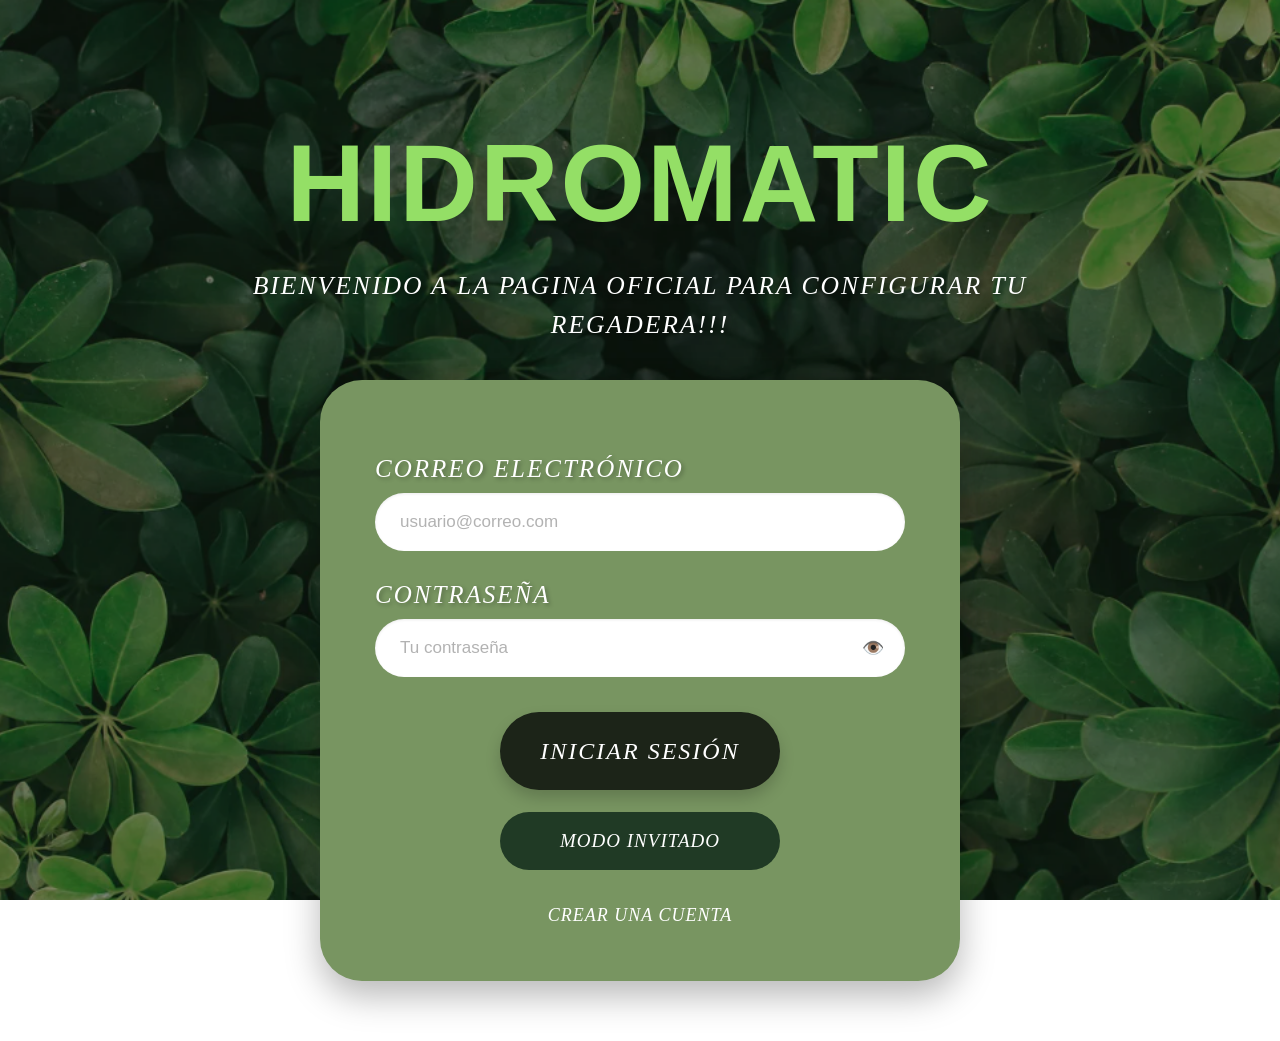
<file: index.html>
<!DOCTYPE html>
<html lang="es">
<head>
    <meta charset="UTF-8">
    <meta name="viewport" content="width=device-width, initial-scale=1.0">
    <title>HIDROMATIC</title>
</head>
<body>
    <p>Redirigiendo a HIDROMATIC...</p>

    <script>
        window.location.replace("./login.html");
    </script>

    <noscript>
        <a href="./login.html">Ir al inicio de sesión</a>
    </noscript>
</body>
</html>
</file>
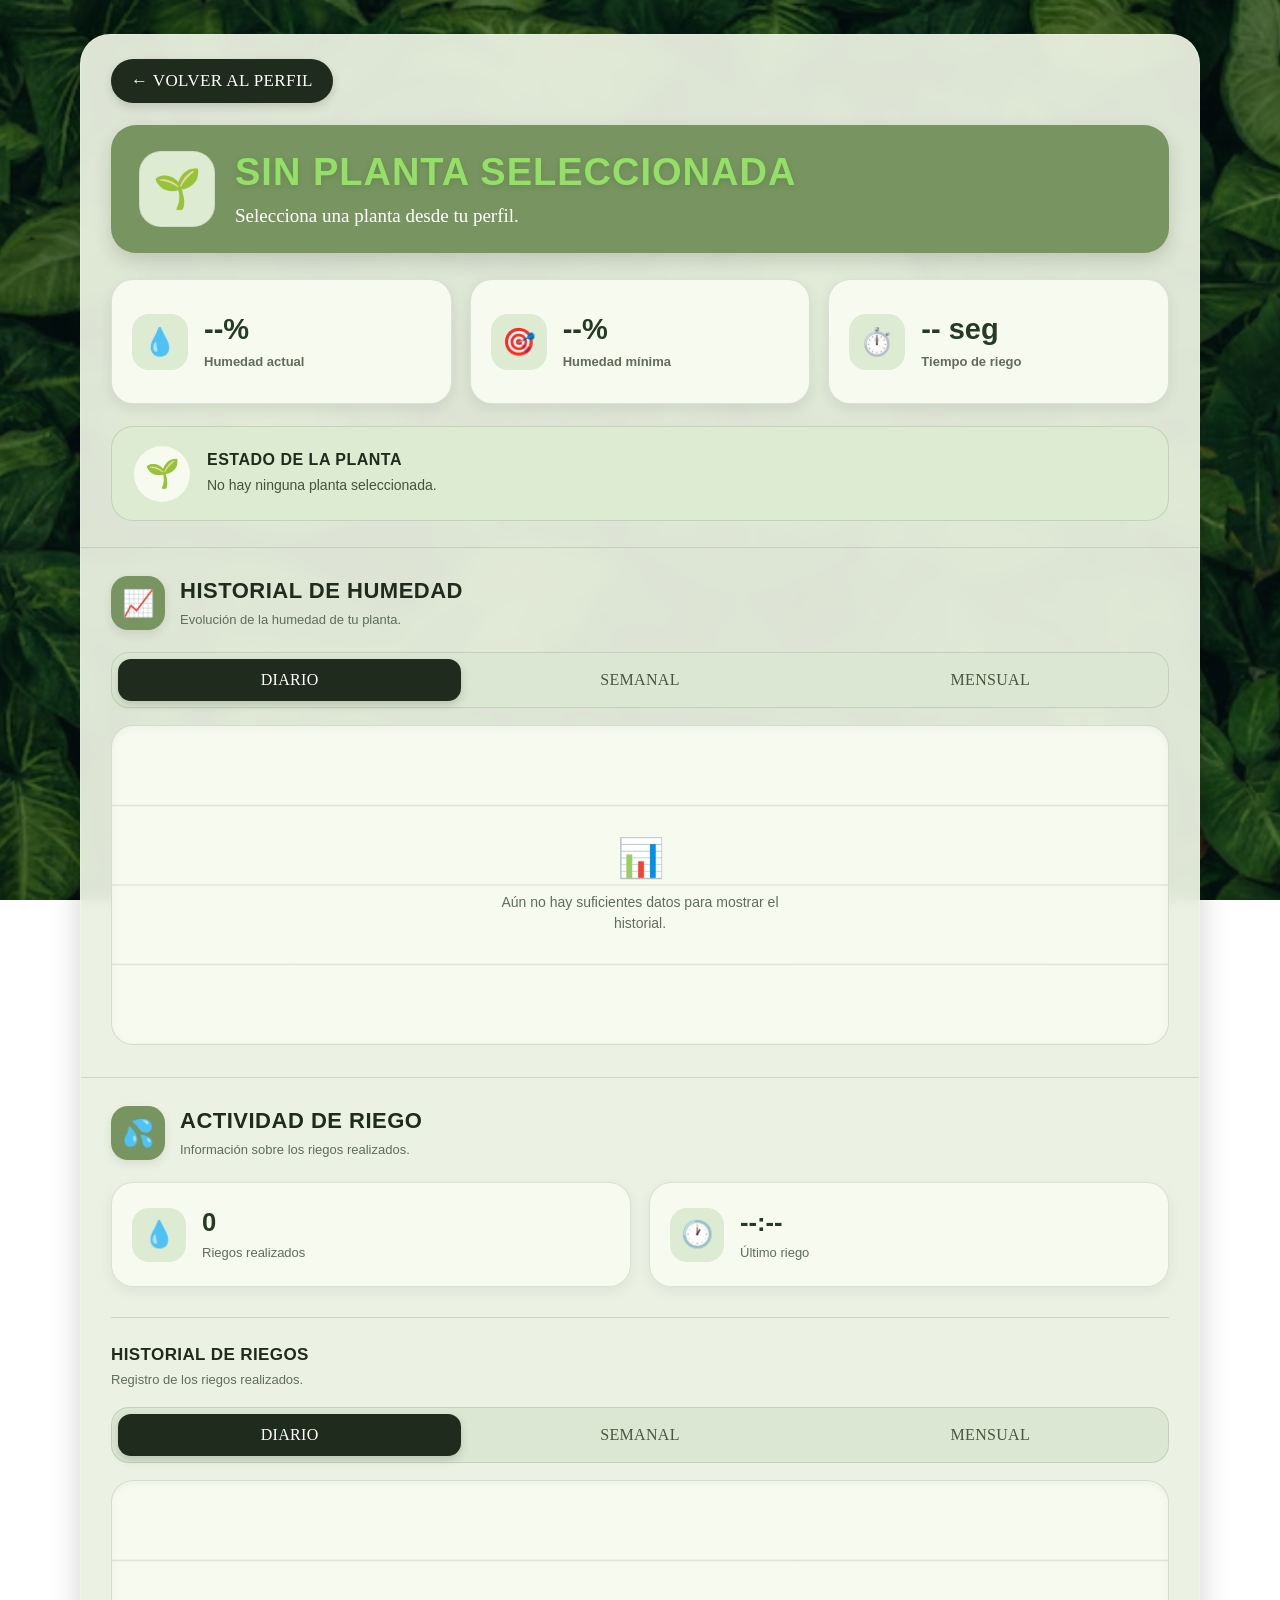
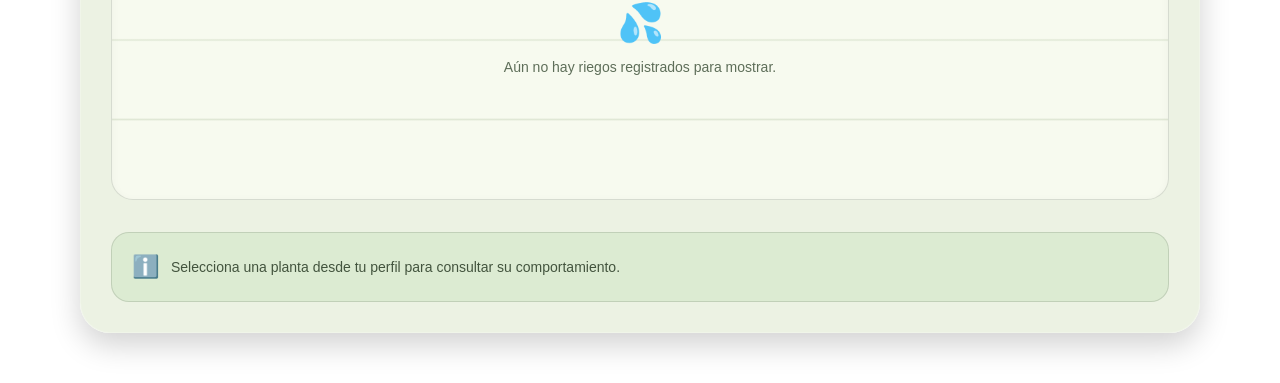
<file: comportamiento.html>
<!DOCTYPE html>
<html lang="es">

<head>
    <meta charset="UTF-8">
    <meta name="viewport" content="width=device-width, initial-scale=1.0">

    <title>HIDROMATIC - Comportamiento</title>

    <link rel="stylesheet" href="comportamiento.css">
</head>

<body>

    <main class="comportamiento-contenedor">

        <section class="comportamiento-tarjeta">

            <!-- ENCABEZADO -->

            <header class="comportamiento-header">

                <button
                    id="btn-volver-perfil"
                    class="btn-volver"
                    type="button"
                >
                    ← VOLVER AL PERFIL
                </button>

                <div class="titulo-planta">

                    <div class="icono-planta">
                        🌱
                    </div>

                    <div>

                        <h1 id="nombre-planta">
                            Mi planta
                        </h1>

                        <p id="tipo-planta">
                            Tipo de planta
                        </p>

                    </div>

                </div>

            </header>


            <!-- INFORMACIÓN GENERAL -->

            <section class="informacion-general">

                <div class="tarjeta-dato">

                    <div class="dato-icono">
                        💧
                    </div>

                    <div class="dato-contenido">

                        <span class="dato-valor" id="humedad-actual">
                            --%
                        </span>

                        <span class="dato-titulo">
                            Humedad actual
                        </span>

                    </div>

                </div>


                <div class="tarjeta-dato">

                    <div class="dato-icono">
                        🎯
                    </div>

                    <div class="dato-contenido">

                        <span class="dato-valor" id="humedad-minima">
                            --%
                        </span>

                        <span class="dato-titulo">
                            Humedad mínima
                        </span>

                    </div>

                </div>


                <div class="tarjeta-dato">

                    <div class="dato-icono">
                        ⏱️
                    </div>

                    <div class="dato-contenido">

                        <span class="dato-valor" id="tiempo-riego">
                            -- seg
                        </span>

                        <span class="dato-titulo">
                            Tiempo de riego
                        </span>

                    </div>

                </div>

            </section>


            <!-- ESTADO DE LA PLANTA -->

            <section class="estado-planta">

                <div class="estado-icono" id="estado-icono">
                    🌱
                </div>

                <div class="estado-contenido">

                    <h2>Estado de la planta</h2>

                    <p id="estado-planta">
                        Esperando información...
                    </p>

                </div>

            </section>


            <!-- HISTORIAL DE HUMEDAD -->

            <section class="seccion-historial">

                <div class="titulo-seccion">

                    <span class="titulo-icono">
                        📈
                    </span>

                    <div>

                        <h2>
                            HISTORIAL DE HUMEDAD
                        </h2>

                        <p>
                            Evolución de la humedad de tu planta.
                        </p>

                    </div>

                </div>


                <!-- FILTROS DE HUMEDAD -->

                <div class="filtros-historial">

                    <button
                        class="filtro-historial activo"
                        data-filtro-humedad="diario"
                        type="button"
                    >
                        DIARIO
                    </button>

                    <button
                        class="filtro-historial"
                        data-filtro-humedad="semanal"
                        type="button"
                    >
                        SEMANAL
                    </button>

                    <button
                        class="filtro-historial"
                        data-filtro-humedad="mensual"
                        type="button"
                    >
                        MENSUAL
                    </button>

                </div>


                <div class="grafica-contenedor">

                    <div
                        class="grafica"
                        id="grafica-humedad"
                    >

                        <div class="grafica-mensaje">

                            <span>📊</span>

                            <p>
                                Aún no hay suficientes datos
                                para mostrar el historial.
                            </p>

                        </div>

                    </div>

                </div>

            </section>


            <!-- ACTIVIDAD DE RIEGO -->

            <section class="seccion-riego">

                <div class="titulo-seccion">

                    <span class="titulo-icono">
                        💦
                    </span>

                    <div>

                        <h2>
                            ACTIVIDAD DE RIEGO
                        </h2>

                        <p>
                            Información sobre los riegos realizados.
                        </p>

                    </div>

                </div>


                <div class="estadisticas-riego">

                    <div class="estadistica">

                        <span class="estadistica-icono">
                            💧
                        </span>

                        <div>

                            <span
                                class="estadistica-valor"
                                id="cantidad-riegos"
                            >
                                0
                            </span>

                            <span class="estadistica-titulo">
                                Riegos realizados
                            </span>

                        </div>

                    </div>


                    <div class="estadistica">

                        <span class="estadistica-icono">
                            🕐
                        </span>

                        <div>

                            <span
                                class="estadistica-valor"
                                id="ultimo-riego"
                            >
                                --:--
                            </span>

                            <span class="estadistica-titulo">
                                Último riego
                            </span>

                        </div>

                    </div>

                </div>


                <!-- HISTORIAL DE RIEGOS -->

                <div class="historial-riegos">

                    <div class="subtitulo-historial">

                        <div>

                            <h3>
                                HISTORIAL DE RIEGOS
                            </h3>

                            <p>
                                Registro de los riegos realizados.
                            </p>

                        </div>

                    </div>


                    <!-- FILTROS DE RIEGO -->

                    <div class="filtros-historial">

                        <button
                            class="filtro-riego activo"
                            data-filtro-riego="diario"
                            type="button"
                        >
                            DIARIO
                        </button>

                        <button
                            class="filtro-riego"
                            data-filtro-riego="semanal"
                            type="button"
                        >
                            SEMANAL
                        </button>

                        <button
                            class="filtro-riego"
                            data-filtro-riego="mensual"
                            type="button"
                        >
                            MENSUAL
                        </button>

                    </div>


                    <div class="grafica-contenedor">

                        <div
                            class="grafica grafica-riegos"
                            id="grafica-riegos"
                        >

                            <div class="grafica-mensaje">

                                <span>💦</span>

                                <p>
                                    Aún no hay riegos registrados
                                    para mostrar.
                                </p>

                            </div>

                        </div>

                    </div>

                </div>

            </section>


            <!-- MENSAJE -->

            <div
                id="mensaje-comportamiento"
                class="mensaje-comportamiento oculto"
            >

                <span>ℹ️</span>

                <p>
                    Selecciona una planta desde tu perfil
                    para consultar su comportamiento.
                </p>

            </div>

        </section>

    </main>


    <script src="comportamiento.js"></script>

</body>

</html>
</file>
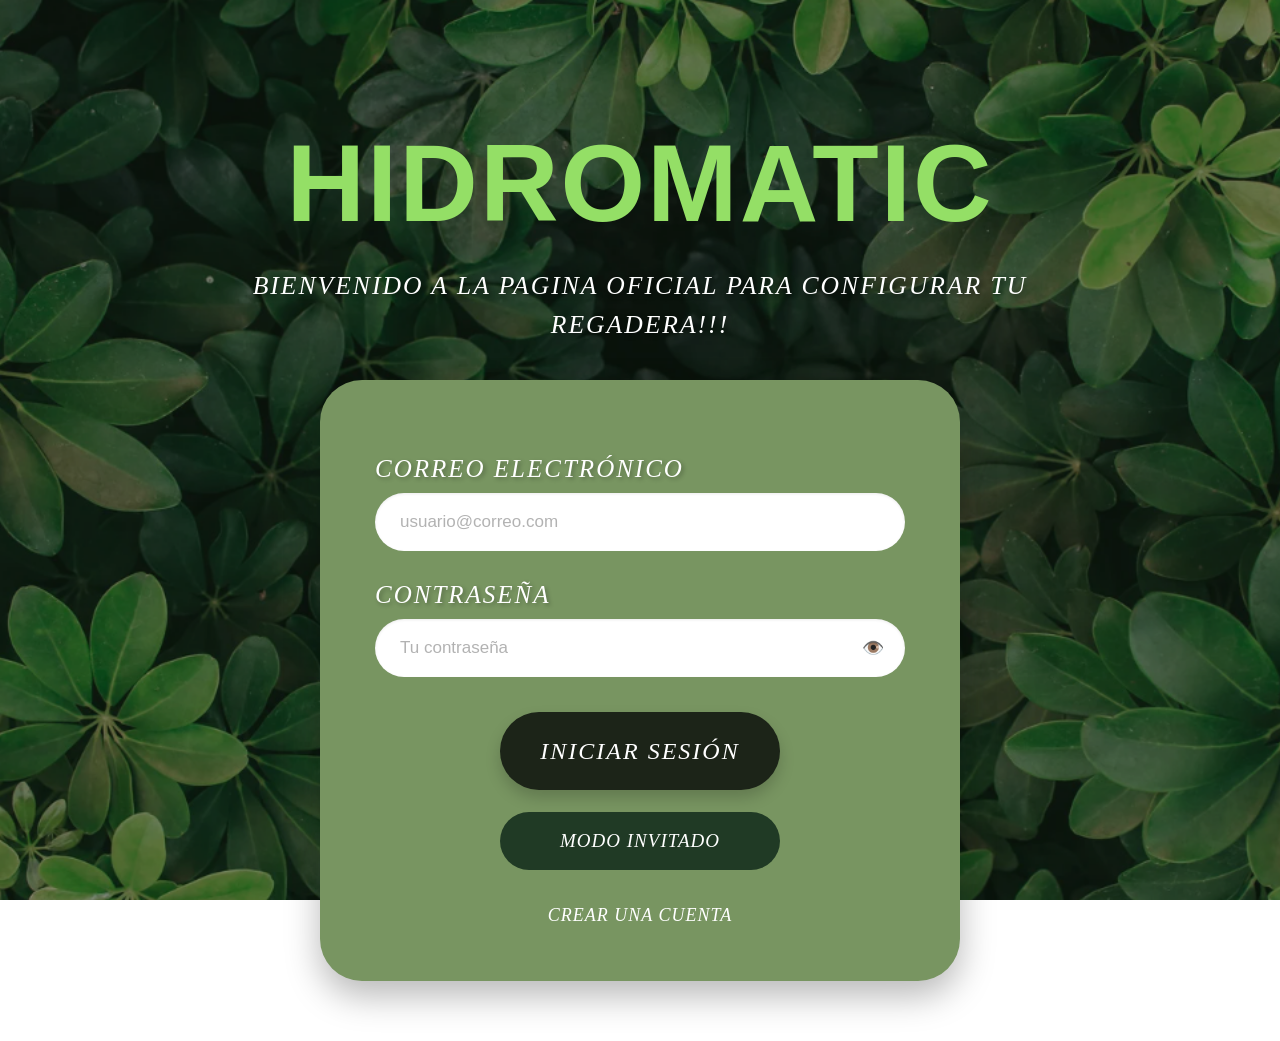
<file: login.html>
<!DOCTYPE html>

<html lang="es">

<head>
    <meta charset="UTF-8">
    <meta name="viewport" content="width=device-width, initial-scale=1.0">


<title>HIDROMATIC - Iniciar sesión</title>

<link rel="stylesheet" href="login.css">


</head>

<body>

<main class="login-contenedor">



<section class="login-tarjeta">

    <h1>
        HIDROMATIC
    </h1>

    <p class="login-subtitulo">
        Bienvenido a la pagina oficial para configurar tu regadera!!!
    </p>


    <!-- =========================
         FORMULARIO
         ========================= -->

    <form id="form-login">

        <!-- CORREO -->

        <div class="campo">

            <label for="correo">
                Correo electrónico
            </label>

            <input
                type="email"
                id="correo"
                name="correo"
                placeholder="usuario@correo.com"
                required
            >

        </div>


        <!-- CONTRASEÑA -->

        <div class="campo">

            <label for="contraseña">
                Contraseña
            </label>

            <div class="campo-contraseña">

                <input
                    type="password"
                    id="contraseña"
                    name="contraseña"
                    placeholder="Tu contraseña"
                    required
                >

                <button
                    type="button"
                    id="btn-mostrar-contraseña"
                    aria-label="Mostrar contraseña"
                >
                    👁️
                </button>

            </div>

        </div>


        <!-- INICIAR SESIÓN -->

        <button
            type="submit"
            id="btn-login"
        >
            INICIAR SESIÓN
        </button>

    </form>


    <!-- =========================
         MODO INVITADO
         ========================= -->

    <button
        type="button"
        id="btn-invitado"
        class="btn-invitado"
    >
        MODO INVITADO
    </button>


    <!-- REGISTRO -->

    <button
        type="button"
        id="btn-registro"
        class="btn-registro"
    >
        CREAR UNA CUENTA
    </button>

</section>


</main>

<script src="login.js"></script>

</body>

</html>
</file>
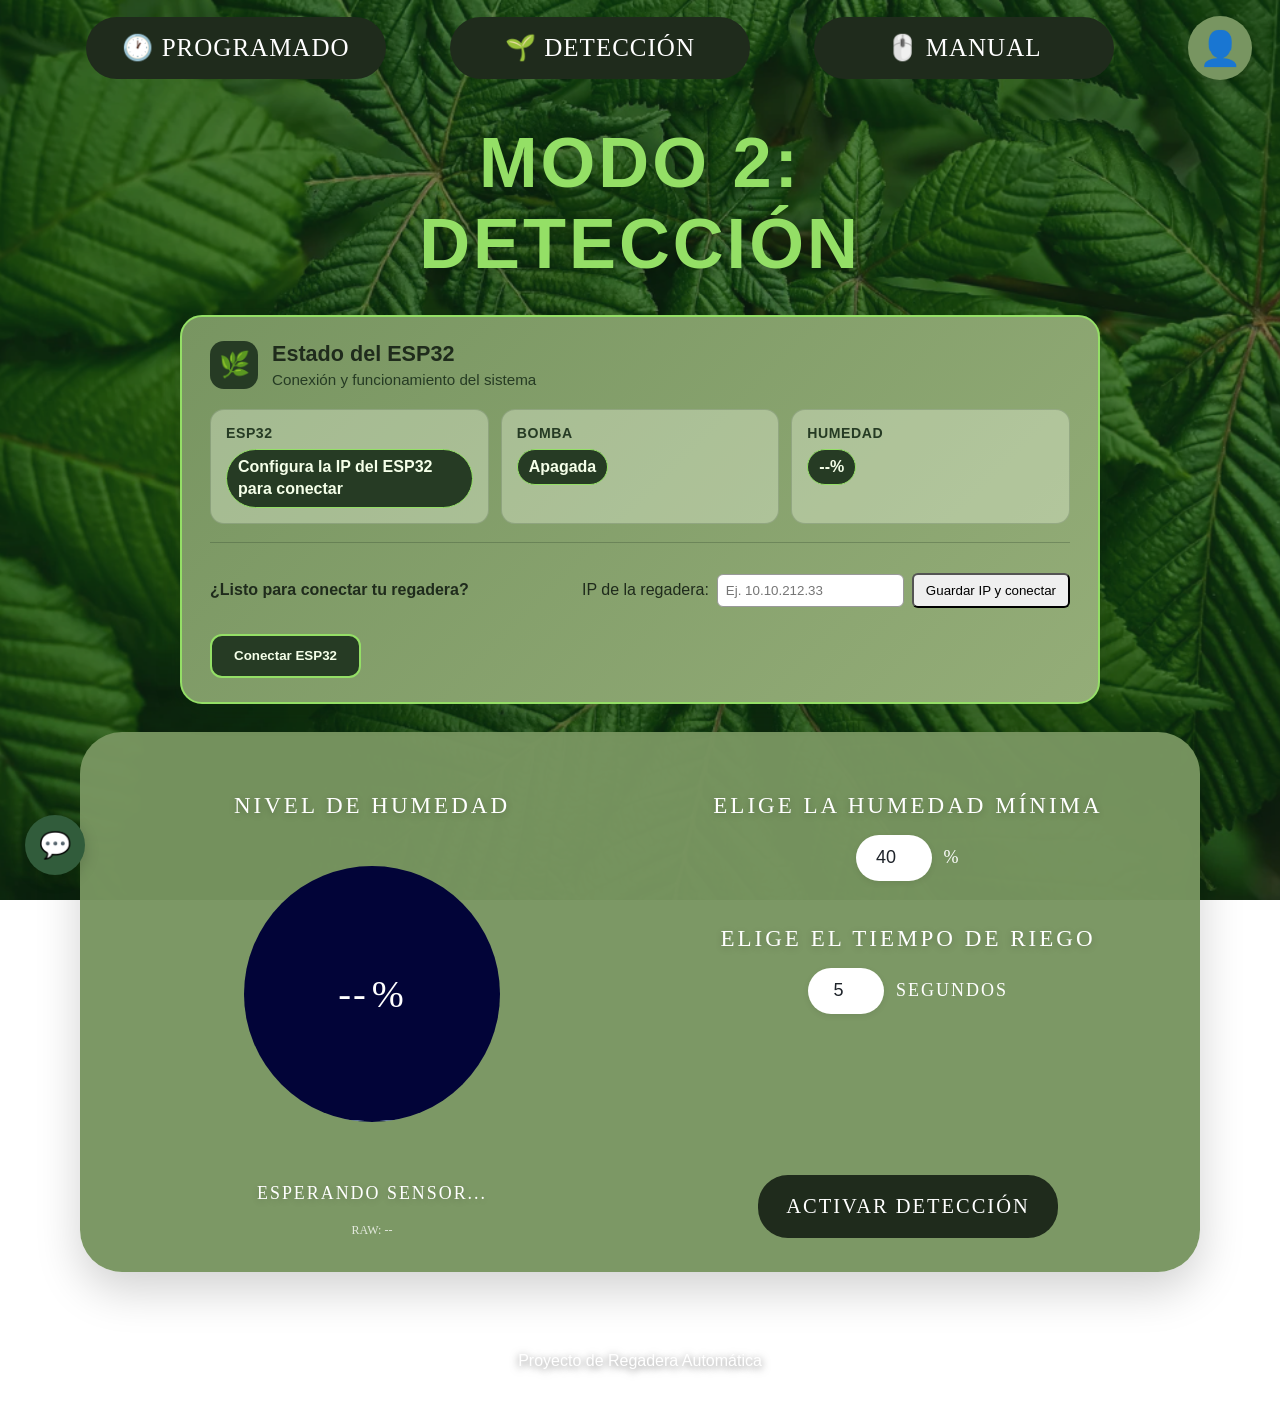
<file: modoD.html>
<!DOCTYPE html>
<html lang="es">

<head>

    <meta charset="UTF-8">

    <meta
        name="viewport"
        content="width=device-width, initial-scale=1.0"
    >

    <title>HIDROMATIC - Modo Detección</title>

    <link
        rel="stylesheet"
        href="modoD.css"
    >

</head>

<body>

    <!-- =====================================================
        NAVEGACIÓN
        ===================================================== -->

    <nav class="navegacion">

        <button
            type="button"
            class="volver-perfil"
            onclick="location.href='perfil.html'"
            aria-label="Ir al perfil"
            title="Ir al perfil"
        >👤</button>

        <div class="botones-modos">

            <button
                onclick="location.href='modoP.html'"
            >
                🕐 PROGRAMADO
            </button>

            <button
                class="activo"
                onclick="location.href='modoD.html'"
            >
                🌱 DETECCIÓN
            </button>

            <button
                onclick="location.href='modoM.html'"
            >
                🖱️ MANUAL
            </button>

        </div>

    </nav>


    <!-- =====================================================
        ENCABEZADO
        ===================================================== -->

    <header>
        <h1>MODO 2:<br> DETECCIÓN</h1>
    </header>


    <main>

        <!-- =================================================
            TARJETA DE ESTADO Y CONEXIÓN DEL ESP32
            Se reutilizan los IDs originales para conservar puente.js.
            ================================================= -->

        <section class="tarjeta-estado-esp32">

            <div class="cabecera-estado-esp32">
                <span class="icono-estado-esp32" aria-hidden="true">🌿</span>
                <div>
                    <h2>Estado del ESP32</h2>
                    <p class="subtitulo-estado-esp32">Conexión y funcionamiento del sistema</p>
                </div>
            </div>

            <div class="datos-estado-esp32">
                <p>
                    <span class="etiqueta-estado-esp32">ESP32</span>
                    <span id="estado-esp32" class="valor-estado-esp32">
                        Desconectado
                    </span>
                </p>

                <p>
                    <span class="etiqueta-estado-esp32">Bomba</span>
                    <span id="estado-bomba" class="valor-estado-esp32">
                        Apagada
                    </span>
                </p>

                <p>
                    <span class="etiqueta-estado-esp32">Humedad</span>
                    <span id="humedad-general" class="valor-estado-esp32">
                        --%
                    </span>
                </p>
            </div>

            <div class="conexion-estado-esp32">
                <span class="texto-conexion-esp32">¿Listo para conectar tu regadera?</span>
                <button id="btn-conectar" type="button">
                    Conectar ESP32
                </button>
            </div>

        </section>


        <!-- =================================================
             MODO DETECCIÓN
             ================================================= -->

                <section class="modo-deteccion">
            <div class="panel-humedad">
                <h2 class="titulo-panel">NIVEL DE HUMEDAD</h2>

                <div class="medidor-container">
                    <svg
                        version="1.1"
                        xmlns="http://www.w3.org/2000/svg"
                        class="svg-definiciones"
                        aria-hidden="true"
                    >
                        <symbol id="wave">
                            <path d="M420,20c21.5-0.4,38.8-2.5,51.1-4.5c13.4-2.2,26.5-5.2,27.3-5.4C514,6.5,518,4.7,528.5,2.7c7.1-1.3,17.9-2.8,31.5-2.7c0,0,0,0,0,0v20H420z"></path>
                            <path d="M420,20c-21.5-0.4-38.8-2.5-51.1-4.5c-13.4-2.2-26.5-5.2-27.3-5.4C326,6.5,322,4.7,311.5,2.7C304.3,1.4,293.6-0.1,280,0c0,0,0,0,0,0v20H420z"></path>
                            <path d="M140,20c21.5,0.4,38.8-2.5,51.1-4.5c13.4-2.2,26.5-5.2,27.3-5.4C234,6.5,238,4.7,248.5,2.7c7.1-1.3,17.9-2.8,31.5-2.7c0,0,0,0,0,0v20H140z"></path>
                            <path d="M140,20c-21.5-0.4,-38.8-2.5,-51.1-4.5c-13.4-2.2-26.5-5.2-27.3-5.4C46,6.5,42,4.7,31.5,2.7C24.3,1.4,13.6-0.1,0,0c0,0,0,0,0,0l0,20H140z"></path>
                        </symbol>
                    </svg>

                    <div class="box">
                        <div class="percent">
                            <div class="percentNum" id="count">--</div>
                            <div class="percentB">%</div>
                        </div>
                        <div id="water" class="water">
                            <svg viewBox="0 0 560 20" class="water_wave water_wave_back" aria-hidden="true">
                                <use href="#wave"></use>
                            </svg>
                            <svg viewBox="0 0 560 20" class="water_wave water_wave_front" aria-hidden="true">
                                <use href="#wave"></use>
                            </svg>
                        </div>
                    </div>
                </div>

                <div class="informacion-sensor">
                    <p id="estado-humedad">INTRODUZCA EL SENSOR EN LA TIERRA</p>
                    <p class="raw">RAW: <span id="humedad-raw">--</span></p>
                </div>
            </div>

            <div class="panel-controles">
                <div class="campo">
                    <label for="humedad-minima">ELIGE LA HUMEDAD MÍNIMA</label>
                    <div class="entrada">
                        <input type="number" id="humedad-minima" min="0" max="100" value="40">
                        <span>%</span>
                    </div>
                </div>

                <div class="campo">
                    <label for="tiempo-riego">ELIGE EL TIEMPO DE RIEGO</label>
                    <div class="entrada">
                        <input type="number" id="tiempo-riego" min="1" max="10" value="5">
                        <span>SEGUNDOS</span>
                    </div>
                </div>

                <button id="btn-deteccion" class="boton-deteccion" type="button">
                    ACTIVAR DETECCIÓN
                </button>
            </div>
        </section>

    </main>


    <footer>

        <p>
            Proyecto de Regadera Automática
        </p>

    </footer>


    <script src="puente.js"></script>

        <!-- HIDROMA -->

    <button id="hidroma-boton" aria-label="Abrir Hidroma">
        💬
    </button>

    <div id="hidroma-ventana">

    <!-- CABECERA -->

    <div id="hidroma-cabecera">

        <div>
            <h2 id="hidroma-nombre">
                Hidroma
            </h2>

            <p id="hidroma-subtitulo">
                Asistente de Hidromatic
            </p>
        </div>

        <button
            id="hidroma-cerrar"
            type="button"
        >
            ×
        </button>

    </div>


    <!-- NAVEGACIÓN -->

    <div id="hidroma-navegacion">

        <button
            id="hidroma-chat-btn"
            type="button"
            class="hidroma-nav-activo"
        >
            💬 Chat
        </button>

        <button
            id="hidroma-archivo-btn"
            type="button"
        >
            📁 Archivo
        </button>

    </div>


    <!-- VISTA DEL CHAT -->

    <div id="hidroma-chat">

        <div id="hidroma-mensajes">

            <!-- Los mensajes se cargarán mediante JavaScript -->

        </div>


        <form id="hidroma-form">

            <input
                type="text"
                id="hidroma-input"
                placeholder="Escribe un mensaje..."
                autocomplete="off"
            >

            <button
                type="submit"
                id="hidroma-enviar"
            >
                ➤
            </button>

        </form>

    </div>


    <!-- VISTA DEL ARCHIVO -->

    <div id="hidroma-archivo">

        <div id="hidroma-archivo-cabecera">

            <button
                id="hidroma-volver-chat"
                type="button"
            >
                ←
            </button>

            <h3>
                Archivo de conversaciones
            </h3>

        </div>


        <div id="hidroma-lista-conversaciones">

            <!--
                Las conversaciones aparecerán
                aquí mediante JavaScript.
            -->

        </div>

    </div>

    </div>

    <link rel="stylesheet" href="hidroma.css">
    <script src="hidroma.js"></script>



</body>

</html>
</file>
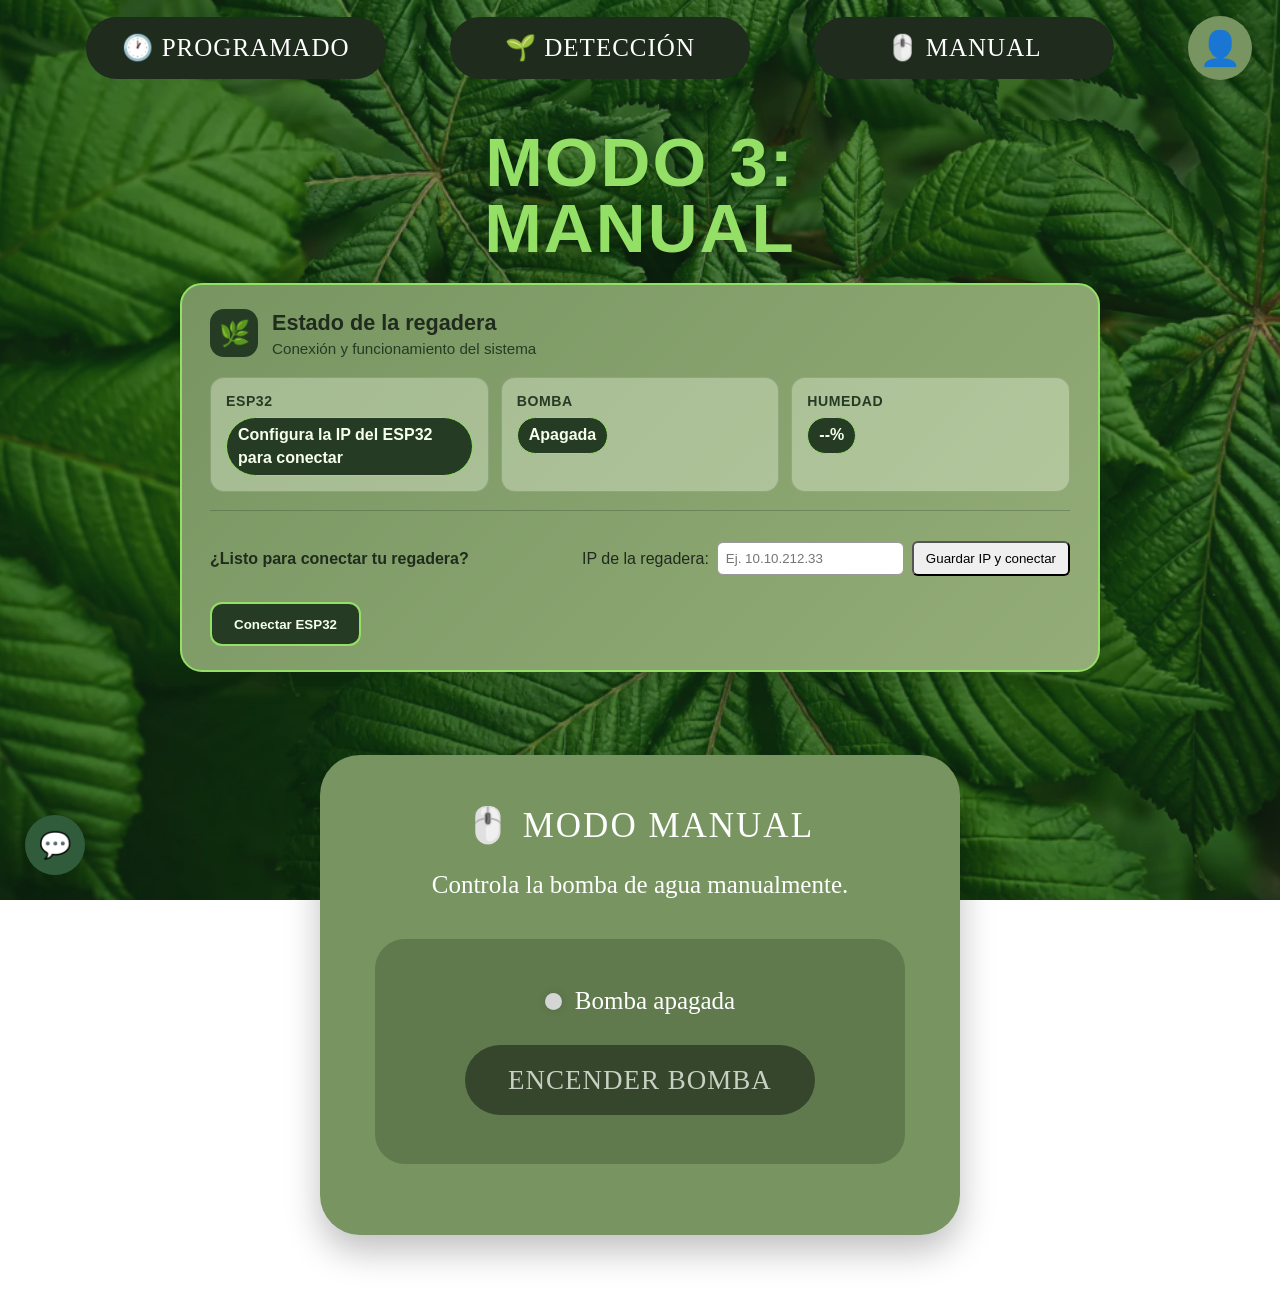
<file: modoM.html>
<!DOCTYPE html>
<html lang="es">

<head>
    <meta charset="UTF-8">

    <meta
        name="viewport"
        content="width=device-width, initial-scale=1.0"
    >

    <title>HIDROMATIC - Modo Manual</title>

    <link rel="stylesheet" href="modoM.css">
    <link rel="stylesheet" href="hidroma.css">
</head>

<body>

    <!-- =====================================================
         NAVEGACIÓN
         ===================================================== -->

    <nav class="navegacion">

        <!-- BOTÓN PERFIL -->

        <button
            type="button"
            class="volver-perfil"
            onclick="location.href='perfil.html'"
            aria-label="Volver al perfil"
            title="Volver al perfil"
        >
            👤
        </button>

        <!-- MODOS -->

        <div class="botones-modos">

            <button
                type="button"
                onclick="location.href='modoP.html'"
            >
                🕐 PROGRAMADO
            </button>

            <button
                type="button"
                onclick="location.href='modoD.html'"
            >
                🌱 DETECCIÓN
            </button>

            <button
                type="button"
                class="activo"
                onclick="location.href='modoM.html'"
            >
                🖱️ MANUAL
            </button>

        </div>

    </nav>


    <!-- =====================================================
         ENCABEZADO ORIGINAL
         ===================================================== -->

    <header>

        <h1>🌱 HIDROMATIC</h1>

        <p>
            Sistema inteligente de riego
            para plantas de interiores
        </p>

    </header>


    <!-- =====================================================
         CONTENIDO PRINCIPAL
         ===================================================== -->

    <main>

        <!-- =================================================
             TARJETA DE ESTADO Y CONEXIÓN DEL ESP32
             Se reutilizan los IDs originales para conservar puente.js.
             ================================================= -->

        <section class="tarjeta-estado-esp32">

            <div class="cabecera-estado-esp32">
                <span class="icono-estado-esp32" aria-hidden="true">🌿</span>
                <div>
                    <h2>Estado de la regadera</h2>
                    <p class="subtitulo-estado-esp32">Conexión y funcionamiento del sistema</p>
                </div>
            </div>

            <div class="datos-estado-esp32">
                <p>
                    <span class="etiqueta-estado-esp32">ESP32</span>
                    <span id="estado-esp32" class="valor-estado-esp32">Desconectado</span>
                </p>

                <p>
                    <span class="etiqueta-estado-esp32">Bomba</span>
                    <span id="estado-bomba" class="valor-estado-esp32">Apagada</span>
                </p>

                <p>
                    <span class="etiqueta-estado-esp32">Humedad</span>
                    <span id="humedad-general" class="valor-estado-esp32">--%</span>
                </p>
            </div>

            <div class="conexion-estado-esp32">
                <span class="texto-conexion-esp32">¿Listo para conectar tu regadera?</span>
                <button id="btn-conectar" type="button">Conectar ESP32</button>
            </div>

        </section>


        <!-- =================================================
             TARJETA DE MODO MANUAL
             ================================================= -->

        <section class="modo-manual">

            <h2>🖱️ Modo manual</h2>

            <p class="descripcion-manual">
                Controla la bomba de agua manualmente.
            </p>

            <div class="control-bomba">

                <!-- INDICADOR DE ESTADO -->

                <div class="indicador">

                    <span class="punto"></span>

                    <span id="estado-bomba-manual">
                        Bomba apagada
                    </span>

                </div>

                <!-- BOTÓN DE LA BOMBA -->

                <button
                    type="button"
                    id="btn-bomba"
                    disabled
                >
                    Encender bomba
                </button>

            </div>

        </section>

    </main>


    <!-- =====================================================
         PIE DE PÁGINA
         ===================================================== -->

    <footer>
        <p>Proyecto de Regadera Automática</p>
    </footer>


    <!-- =====================================================
         HIDROMATIC: CONTROL ESP32
         ===================================================== -->

    <script src="puente.js"></script>


    <!-- =====================================================
         HIDROMA
         ===================================================== -->

    <button
        type="button"
        id="hidroma-boton"
        aria-label="Abrir Hidroma"
        title="Abrir Hidroma"
    >
        💬
    </button>


    <div id="hidroma-ventana">

        <!-- CABECERA -->

        <div id="hidroma-cabecera">

            <div>

                <h2 id="hidroma-nombre">
                    Hidroma
                </h2>

                <p id="hidroma-subtitulo">
                    Asistente de Hidromatic
                </p>

            </div>

            <button
                type="button"
                id="hidroma-cerrar"
                aria-label="Cerrar Hidroma"
            >
                ×
            </button>

        </div>


        <!-- NAVEGACIÓN DE HIDROMA -->

        <div id="hidroma-navegacion">

            <button
                type="button"
                id="hidroma-chat-btn"
                class="hidroma-nav-activo"
            >
                💬 Chat
            </button>

            <button
                type="button"
                id="hidroma-archivo-btn"
            >
                📁 Archivo
            </button>

        </div>


        <!-- CHAT -->

        <div id="hidroma-chat">

            <div id="hidroma-mensajes">
                <!-- Los mensajes se cargarán mediante JavaScript -->
            </div>

            <form id="hidroma-form">

                <input
                    type="text"
                    id="hidroma-input"
                    placeholder="Escribe un mensaje..."
                    autocomplete="off"
                >

                <button
                    type="submit"
                    id="hidroma-enviar"
                    aria-label="Enviar mensaje"
                >
                    ➤
                </button>

            </form>

        </div>


        <!-- ARCHIVO DE CONVERSACIONES -->

        <div id="hidroma-archivo">

            <div id="hidroma-archivo-cabecera">

                <button
                    type="button"
                    id="hidroma-volver-chat"
                    aria-label="Volver al chat"
                >
                    ←
                </button>

                <h3>
                    Archivo de conversaciones
                </h3>

            </div>

            <div id="hidroma-lista-conversaciones">
                <!-- Las conversaciones aparecerán aquí -->
            </div>

        </div>

    </div>


    <!-- SCRIPT DE HIDROMA -->

    <script src="hidroma.js"></script>

</body>
</html>
</file>
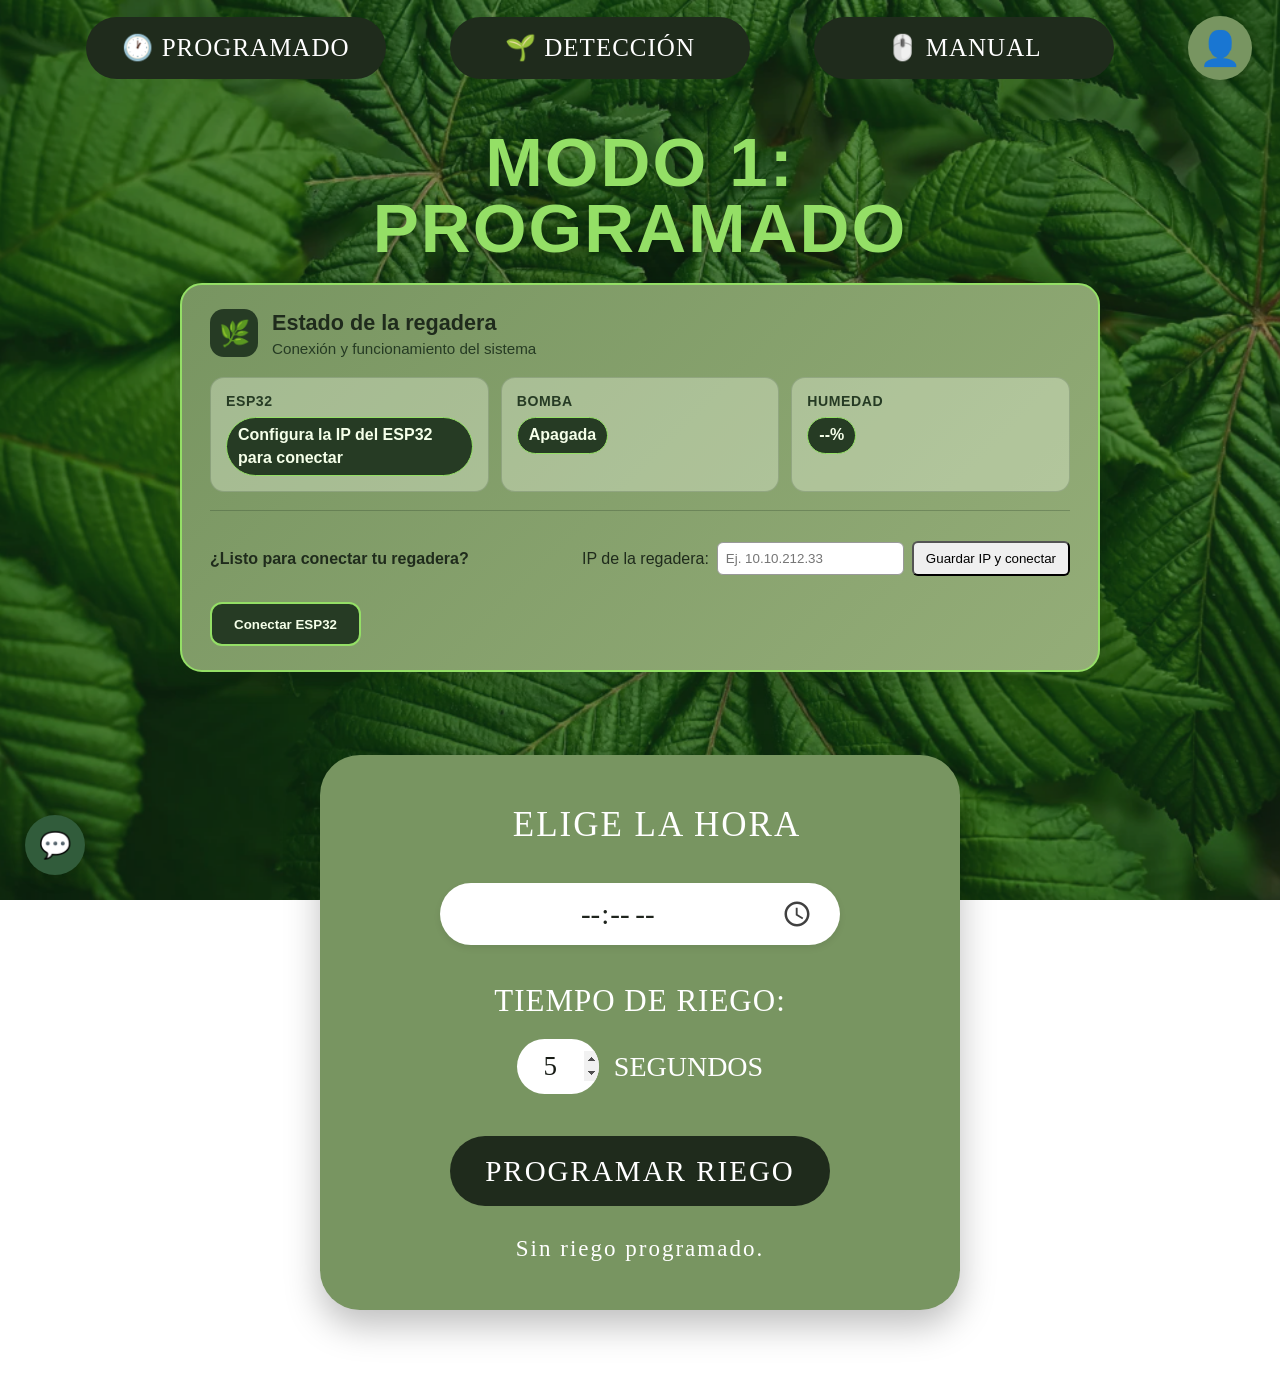
<file: modoP.html>
<!DOCTYPE html>

<html lang="es">
<head>
    <meta charset="UTF-8">
    <meta name="viewport" content="width=device-width, initial-scale=1.0">
    <title>HIDROMATIC - Modo Programado</title>
    <link rel="stylesheet" href="modoP.css">
</head>

<body>

<nav class="navegacion">


<button class="volver-perfil" onclick="location.href='perfil.html'">
    👤
</button>

<div class="botones-modos">

    <button class="activo" onclick="location.href='modoP.html'">
        🕐 PROGRAMADO
    </button>

    <button onclick="location.href='modoD.html'">
        🌱 DETECCIÓN
    </button>

    <button onclick="location.href='modoM.html'">
        🖱️ MANUAL
    </button>

</div>


</nav>

<header>
    <h1>🌱 HIDROMATIC</h1>
    <p>
        Sistema inteligente de riego
        para plantas de interiores
    </p>
</header>

<main>

<!-- =================================================
     TARJETA DE ESTADO Y CONEXIÓN DEL ESP32
     Se reutilizan los IDs originales para conservar puente.js.
     ================================================= -->

<section class="tarjeta-estado-esp32">
    <div class="cabecera-estado-esp32">
        <span class="icono-estado-esp32" aria-hidden="true">🌿</span>
        <div>
            <h2>Estado de la regadera</h2>
            <p class="subtitulo-estado-esp32">Conexión y funcionamiento del sistema</p>
        </div>
    </div>

    <div class="datos-estado-esp32">
        <p>
            <span class="etiqueta-estado-esp32">ESP32</span>
            <span id="estado-esp32" class="valor-estado-esp32">Desconectado</span>
        </p>
        <p>
            <span class="etiqueta-estado-esp32">Bomba</span>
            <span id="estado-bomba" class="valor-estado-esp32">Apagada</span>
        </p>
        <p>
            <span class="etiqueta-estado-esp32">Humedad</span>
            <span id="humedad-general" class="valor-estado-esp32">--%</span>
        </p>
    </div>

    <div class="conexion-estado-esp32">
        <span class="texto-conexion-esp32">¿Listo para conectar tu regadera?</span>
        <button id="btn-conectar" type="button">Conectar ESP32</button>
    </div>
</section>

<section class="modo-programado">


<h2>🕐 Modo programado</h2>

<p>
    Programa una hora para activar automáticamente la regadera.
</p>

<div class="campo">

    <label for="hora-riego">
        Hora de riego:
    </label>

    <input type="time" id="hora-riego">

</div>

<div class="campo">

    <label for="tiempo-riego-programado">
        Tiempo de riego:
    </label>

    <div>

        <input
            type="number"
            id="tiempo-riego-programado"
            min="1"
            max="10"
            value="5"
        >

        <span>segundos</span>

    </div>

</div>

<button id="btn-programar">
    Programar riego
</button>

<p id="estado-programado">
    Sin riego programado.
</p>


</section>

</main>

<!-- HIDROMA -->

<button id="hidroma-boton" aria-label="Abrir Hidroma">
    💬
</button>

<div id="hidroma-ventana">


<div id="hidroma-cabecera">

    <div>

        <h2 id="hidroma-nombre">
            Hidroma
        </h2>

        <p id="hidroma-subtitulo">
            Asistente de Hidromatic
        </p>

    </div>

    <button id="hidroma-cerrar" type="button">
        ×
    </button>

</div>

<div id="hidroma-navegacion">

    <button
        id="hidroma-chat-btn"
        type="button"
        class="hidroma-nav-activo"
    >
        💬 Chat
    </button>

    <button
        id="hidroma-archivo-btn"
        type="button"
    >
        📁 Archivo
    </button>

</div>

<div id="hidroma-chat">

    <div id="hidroma-mensajes"></div>

    <form id="hidroma-form">

        <input
            type="text"
            id="hidroma-input"
            placeholder="Escribe un mensaje..."
            autocomplete="off"
        >

        <button
            type="submit"
            id="hidroma-enviar"
        >
            ➤
        </button>

    </form>

</div>

<div id="hidroma-archivo">

    <div id="hidroma-archivo-cabecera">

        <button
            id="hidroma-volver-chat"
            type="button"
        >
            ←
        </button>

        <h3>
            Archivo de conversaciones
        </h3>

    </div>

    <div id="hidroma-lista-conversaciones"></div>

</div>


</div>

<link rel="stylesheet" href="hidroma.css">

<script src="hidroma.js"></script>

<footer>


<p>
    Proyecto de Regadera Automática
</p>


</footer>

<script src="puente.js"></script>

</body>
</html>
</file>
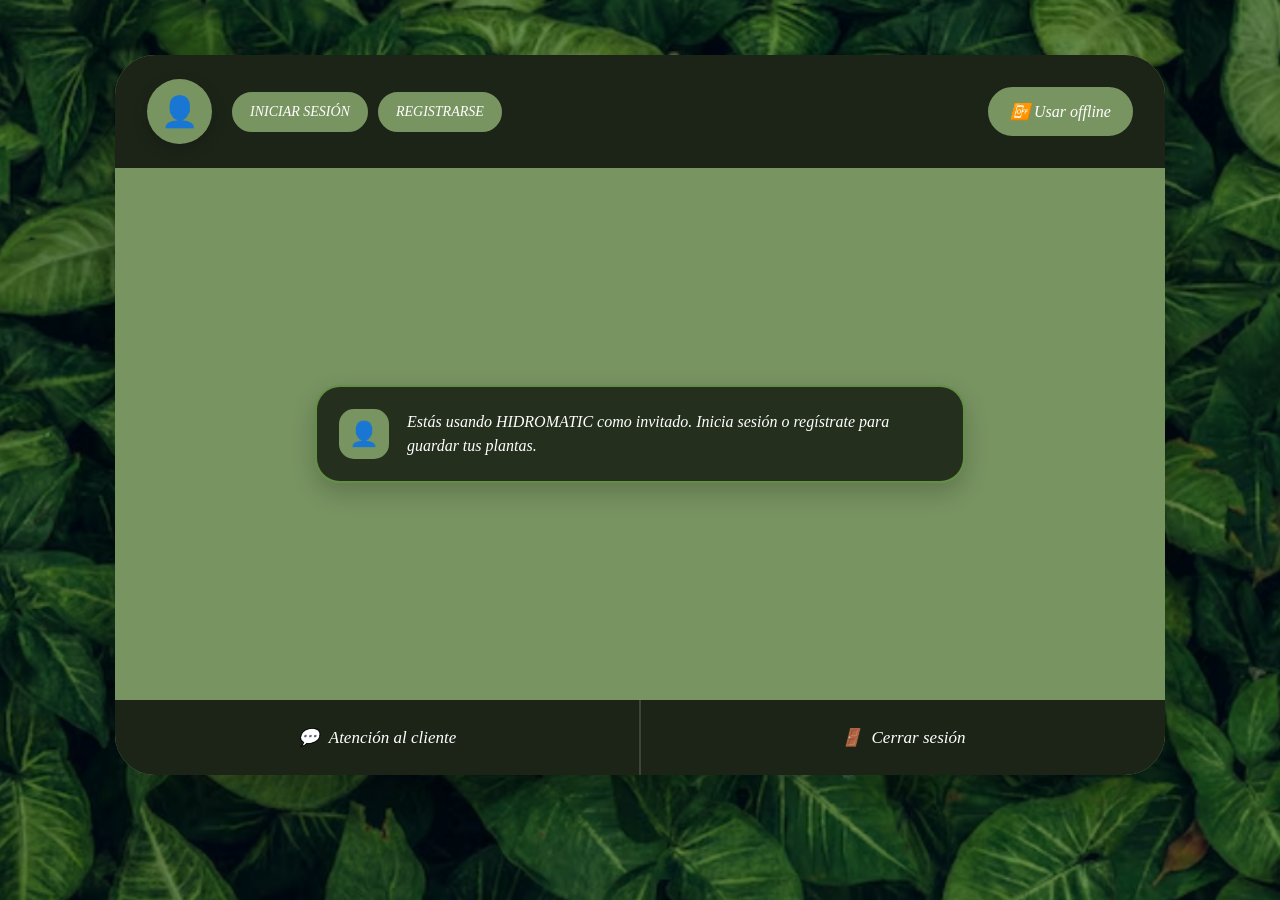
<file: perfil.html>
<!DOCTYPE html>
<html lang="es">

<head>
    <meta charset="UTF-8">
    <meta name="viewport" content="width=device-width, initial-scale=1.0">

    <title>HIDROMATIC - Mi perfil</title>

    <link rel="stylesheet" href="perfil.css">
</head>

<body>

    <main class="perfil-contenedor">

        <section class="perfil-tarjeta">

            <!-- =========================
                 INFORMACIÓN DEL PERFIL
                 ========================= -->

            <header class="perfil-header">

                <div class="perfil-icono">
                    👤
                </div>

                <div class="perfil-identidad">

                    <!-- USUARIO REGISTRADO -->

                    <div id="usuario-registrado">

                        <h1 id="nombre-usuario">
                            Mi perfil
                        </h1>

                        <p id="correo-usuario">
                            usuario@correo.com
                        </p>

                    </div>


                    <!-- USUARIO INVITADO -->

                    <div
                        id="usuario-invitado"
                        class="oculto"
                    >

                        <div class="botones-invitado">

                            <button
                                id="btn-iniciar-sesion"
                                type="button"
                            >
                                INICIAR SESIÓN
                            </button>

                            <button
                                id="btn-registrarse"
                                type="button"
                            >
                                REGISTRARSE
                            </button>

                        </div>

                    </div>

                </div>


                <!-- =========================
                     USAR OFFLINE
                     ========================= -->

                <button
                    id="btn-usar-offline"
                    class="btn-usar-offline"
                    type="button"
                >

                    📴 Usar offline

                </button>

            </header>


            <!-- =========================
                 CONTENIDO PRINCIPAL
                 ========================= -->

            <div class="perfil-contenido">


                <!-- =========================
                     REGISTRAR PLANTA
                     ========================= -->

                <button
                    class="opcion-principal boton-registrar-planta"
                    id="btn-registrar-planta"
                    type="button"
                >

                    <span class="opcion-texto">

                        <strong>
                            REGISTRAR UNA PLANTA
                        </strong>

                        <small>
                            Añade una nueva planta y configura sus necesidades.
                        </small>

                    </span>

                    <span class="opcion-flecha">
                        →
                    </span>

                </button>


                <!-- =========================
                     CATÁLOGO DE PLANTAS
                     ========================= -->

                <section
                    id="seccion-plantas"
                    class="seccion-plantas oculto"
                >

                    <div class="titulo-plantas">

                        <h2>
                            🌱 Mis plantas
                        </h2>

                        <p>
                            Selecciona una planta para utilizarla con HIDROMATIC.
                        </p>

                    </div>


                    <div
                        id="catalogo-plantas"
                        class="catalogo-plantas"
                    >
                    </div>


                    <!-- =========================
                         REVISAR COMPORTAMIENTO
                         ========================= -->

                    <button
                        id="btn-revisar-comportamiento"
                        class="btn-revisar-comportamiento"
                        type="button"
                    >

                        📊 REVISAR COMPORTAMIENTO

                    </button>

                </section>


                <!-- =========================
                     PLANTA SELECCIONADA
                     ========================= -->

                <div
                    id="seccion-planta"
                    class="seccion-planta oculto"
                >

                    <!-- MI PLANTA -->

                    <button
                        class="opcion-principal"
                        id="btn-mi-planta"
                        type="button"
                    >

                        <span class="opcion-icono">
                            🌱
                        </span>

                        <span class="opcion-texto">

                            <strong id="nombre-planta">
                                Mi planta
                            </strong>

                            <small>
                                Accede a los modos de riego.
                            </small>

                        </span>

                        <span class="opcion-flecha">
                            →
                        </span>

                    </button>

                </div>


                <!-- =========================
                     INFORMACIÓN INVITADO
                     ========================= -->

                <div
                    id="mensaje-invitado"
                    class="mensaje-invitado oculto"
                >

                    <span>
                        👤
                    </span>

                    <p>
                        Estás usando HIDROMATIC como invitado.
                        Inicia sesión o regístrate para guardar tus plantas.
                    </p>

                </div>

            </div>


            <!-- =========================
                 BARRA INFERIOR
                 ========================= -->

            <footer class="perfil-barra-inferior">

                <!-- ATENCIÓN AL CLIENTE -->

                <button
                    class="barra-opcion"
                    id="btn-atencion"
                    type="button"
                >

                    <span>
                        💬
                    </span>

                    <span>
                        Atención al cliente
                    </span>

                </button>


                <!-- CERRAR SESIÓN -->

                <button
                    class="barra-opcion cerrar-sesion"
                    id="btn-cerrar-sesion"
                    type="button"
                >

                    <span>
                        🚪
                    </span>

                    <span>
                        Cerrar sesión
                    </span>

                </button>

            </footer>

        </section>

    </main>


    <!-- =========================
         JAVASCRIPT
         ========================= -->

    <script src="perfil.js"></script>

</body>

</html>
</file>
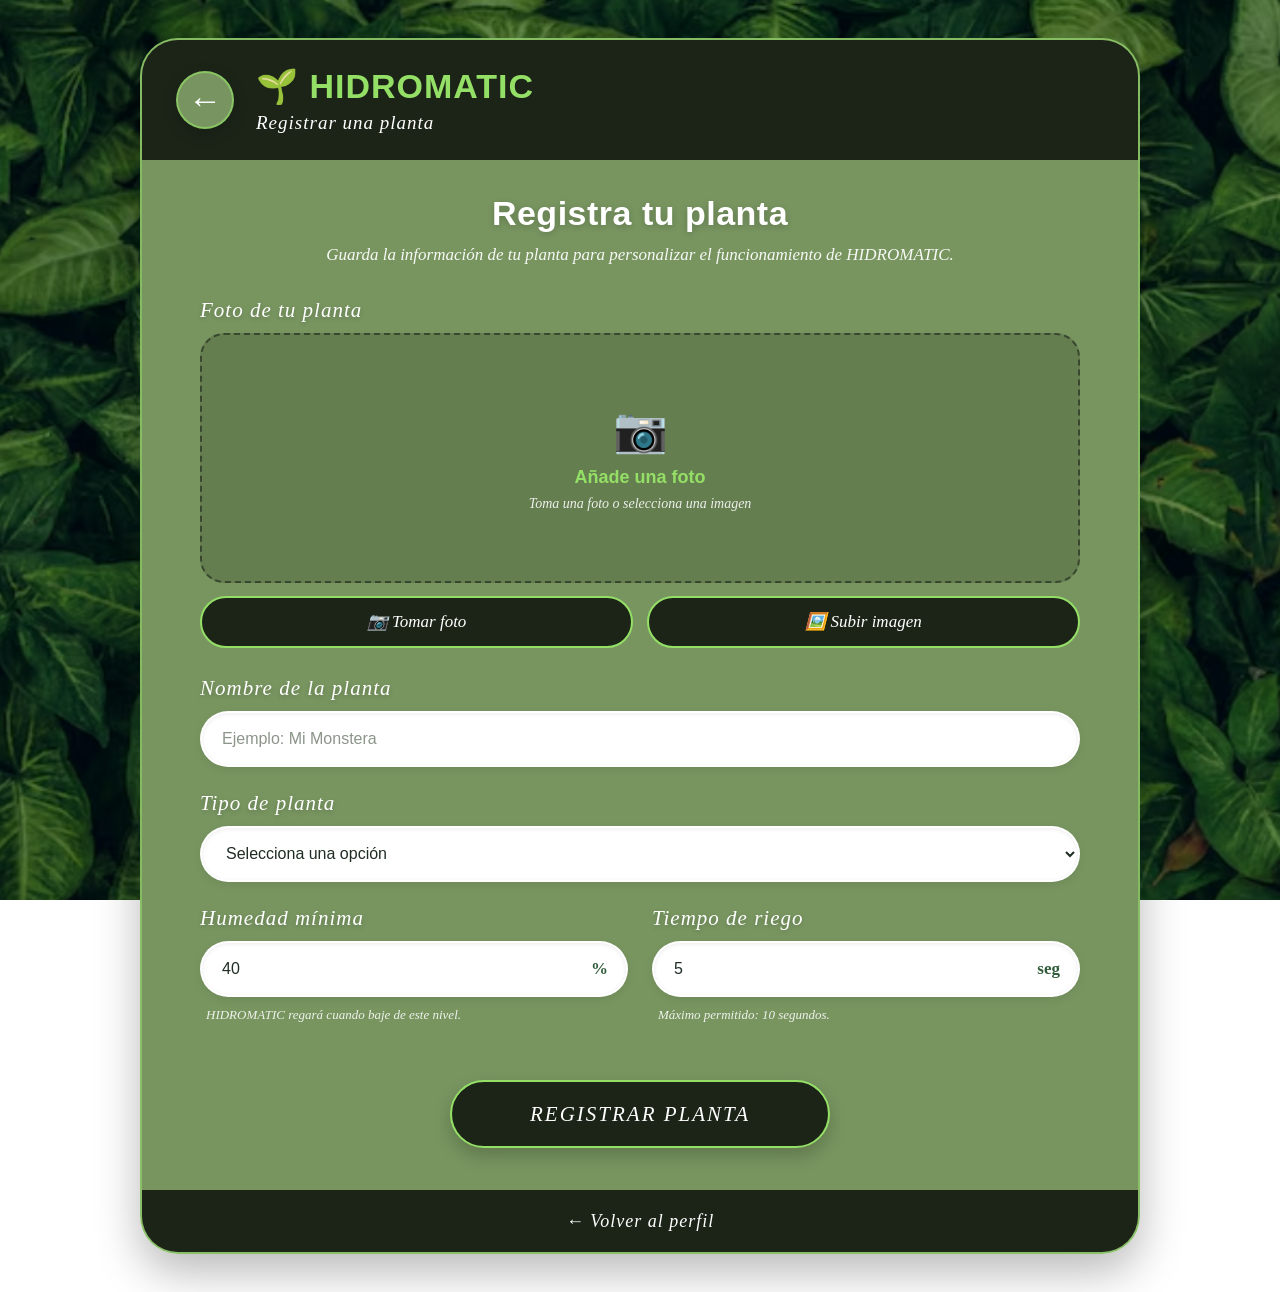
<file: registro-planta.html>
<!DOCTYPE html>
<html lang="es">

<head>
    <meta charset="UTF-8">
    <meta name="viewport" content="width=device-width, initial-scale=1.0">

    <title>HIDROMATIC - Registrar planta</title>

    <link rel="stylesheet" href="registro-planta.css">
</head>

<body>

    <main class="registro-planta-contenedor">

        <section class="registro-planta-tarjeta">

            <!-- =========================
                 BARRA SUPERIOR
                 ========================= -->

            <header class="registro-planta-header">

                <button
                    type="button"
                    id="btn-volver-perfil"
                    class="btn-volver"
                >
                    ←
                </button>

                <div>
                    <h1>🌱 HIDROMATIC</h1>

                    <p>
                        Registrar una planta
                    </p>
                </div>

            </header>


            <!-- =========================
                 CONTENIDO
                 ========================= -->

            <div class="registro-planta-contenido">

                <h2>
                    Registra tu planta
                </h2>

                <p class="descripcion">
                    Guarda la información de tu planta para personalizar
                    el funcionamiento de HIDROMATIC.
                </p>


                <form id="form-registro-planta">


                    <!-- =========================
                         FOTO
                         ========================= -->

                    <div class="seccion-foto">

                        <label>
                            Foto de tu planta
                        </label>

                        <div
                            id="foto-contenedor"
                            class="foto-contenedor"
                        >

                            <div
                                id="foto-placeholder"
                                class="foto-placeholder"
                            >

                                <span class="foto-icono">
                                    📷
                                </span>

                                <strong>
                                    Añade una foto
                                </strong>

                                <small>
                                    Toma una foto o selecciona una imagen
                                </small>

                            </div>


                            <img
                                id="vista-previa"
                                class="vista-previa"
                                alt="Vista previa de la planta"
                            >

                        </div>


                        <div class="foto-botones">

                            <label
                                for="foto-camara"
                                class="btn-foto"
                            >
                                📷 Tomar foto
                            </label>

                            <input
                                type="file"
                                id="foto-camara"
                                accept="image/*"
                                capture="environment"
                            >


                            <label
                                for="foto-archivo"
                                class="btn-foto"
                            >
                                🖼️ Subir imagen
                            </label>

                            <input
                                type="file"
                                id="foto-archivo"
                                accept="image/*"
                            >

                        </div>


                        <button
                            type="button"
                            id="btn-quitar-foto"
                            class="btn-quitar-foto"
                        >
                            Quitar foto
                        </button>

                    </div>


                    <!-- =========================
                         NOMBRE
                         ========================= -->

                    <div class="campo">

                        <label for="nombre-planta">
                            Nombre de la planta
                        </label>

                        <input
                            type="text"
                            id="nombre-planta"
                            name="nombre-planta"
                            placeholder="Ejemplo: Mi Monstera"
                            required
                        >

                    </div>


                    <!-- =========================
                         TIPO
                         ========================= -->

                    <div class="campo">

                        <label for="tipo-planta">
                            Tipo de planta
                        </label>

                        <select
                            id="tipo-planta"
                            name="tipo-planta"
                            required
                        >

                            <option value="">
                                Selecciona una opción
                            </option>

                            <option value="Monstera">
                                Monstera
                            </option>

                            <option value="Pothos">
                                Pothos
                            </option>

                            <option value="Sansevieria">
                                Sansevieria
                            </option>

                            <option value="Suculenta">
                                Suculenta
                            </option>

                            <option value="Cactus">
                                Cactus
                            </option>

                            <option value="Helecho">
                                Helecho
                            </option>

                            <option value="Palmera">
                                Palmera
                            </option>

                            <option value="Otra">
                                Otra
                            </option>

                        </select>

                    </div>


                    <!-- =========================
                         HUMEDAD
                         ========================= -->

                    <div class="fila-campos">

                        <div class="campo">

                            <label for="humedad-minima">
                                Humedad mínima
                            </label>

                            <div class="campo-unidad">

                                <input
                                    type="number"
                                    id="humedad-minima"
                                    name="humedad-minima"
                                    min="0"
                                    max="100"
                                    value="40"
                                    required
                                >

                                <span>%</span>

                            </div>

                            <small class="ayuda">
                                HIDROMATIC regará cuando baje de este nivel.
                            </small>

                        </div>


                        <!-- =========================
                             TIEMPO
                             ========================= -->

                        <div class="campo">

                            <label for="tiempo-riego">
                                Tiempo de riego
                            </label>

                            <div class="campo-unidad">

                                <input
                                    type="number"
                                    id="tiempo-riego"
                                    name="tiempo-riego"
                                    min="1"
                                    max="10"
                                    value="5"
                                    required
                                >

                                <span>seg</span>

                            </div>

                            <small class="ayuda">
                                Máximo permitido: 10 segundos.
                            </small>

                        </div>

                    </div>


                    <!-- =========================
                         ERROR
                         ========================= -->

                    <p
                        id="mensaje-error"
                        class="mensaje-error"
                    ></p>


                    <!-- =========================
                         REGISTRAR
                         ========================= -->

                    <button
                        type="submit"
                        id="btn-registrar-planta"
                    >
                        REGISTRAR PLANTA
                    </button>

                </form>

            </div>


            <!-- =========================
                 BARRA INFERIOR
                 ========================= -->

            <footer class="registro-planta-footer">

                <button
                    type="button"
                    id="btn-footer-volver"
                >
                    ← Volver al perfil
                </button>

            </footer>

        </section>

    </main>


    <!-- =========================
         JAVASCRIPT
         ========================= -->

    <script src="registro-planta.js"></script>

</body>

</html>
</file>
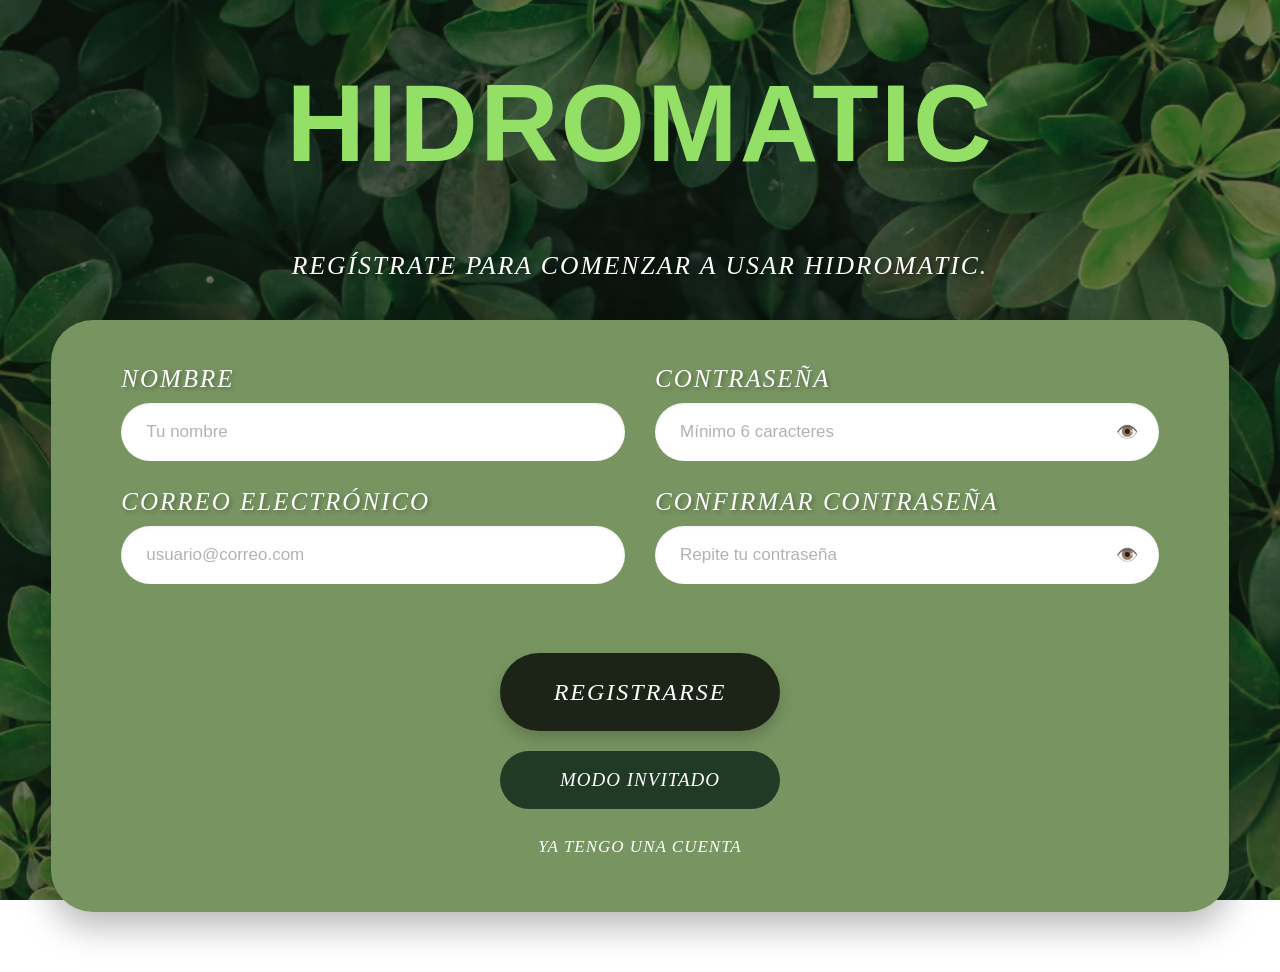
<file: registro.html>
<!DOCTYPE html>

<html lang="es">

<head>
    <meta charset="UTF-8">
    <meta name="viewport" content="width=device-width, initial-scale=1.0">


<title>HIDROMATIC - Registro</title>

<link rel="stylesheet" href="registro.css">


</head>

<body>

<main class="registro-contenedor">

    <section class="registro-tarjeta">

        <h1>
            HIDROMATIC
        </h1>

        <p class="registro-subtitulo">
            Regístrate para comenzar a usar HIDROMATIC.
        </p>


        <!-- =========================
             FORMULARIO
             ========================= -->

        <form id="form-registro">

            <!-- NOMBRE -->

            <div class="campo">

                <label for="nombre">
                    Nombre
                </label>

                <input
                    type="text"
                    id="nombre"
                    name="nombre"
                    placeholder="Tu nombre"
                    required
                >

            </div>


            <!-- CORREO -->

            <div class="campo">

                <label for="correo">
                    Correo electrónico
                </label>

                <input
                    type="email"
                    id="correo"
                    name="correo"
                    placeholder="usuario@correo.com"
                    required
                >

            </div>


            <!-- CONTRASEÑA -->

            <div class="campo">

                <label for="contraseña">
                    Contraseña
                </label>

                <div class="campo-contraseña">

                    <input
                        type="password"
                        id="contraseña"
                        name="contraseña"
                        placeholder="Mínimo 6 caracteres"
                        required
                    >

                    <button
                        type="button"
                        id="btn-mostrar-contraseña"
                        aria-label="Mostrar contraseña"
                    >
                        👁️
                    </button>

                </div>

            </div>


            <!-- CONFIRMAR CONTRASEÑA -->

            <div class="campo">

                <label for="confirmar-contraseña">
                    Confirmar contraseña
                </label>

                <div class="campo-contraseña">

                    <input
                        type="password"
                        id="confirmar-contraseña"
                        name="confirmar-contraseña"
                        placeholder="Repite tu contraseña"
                        required
                    >

                    <button
                        type="button"
                        id="btn-mostrar-confirmacion"
                        aria-label="Mostrar contraseña"
                    >
                        👁️
                    </button>

                </div>

            </div>


            <!-- MENSAJE DE ERROR -->

            <p
                id="mensaje-error"
                class="mensaje-error"
            ></p>


            <!-- REGISTRAR -->

            <button
                type="submit"
                id="btn-registrar"
            >
                REGISTRARSE
            </button>

        </form>


        <!-- =========================
             MODO INVITADO
             ========================= -->

        <button
            type="button"
            id="btn-invitado"
            class="btn-invitado"
        >
            MODO INVITADO
        </button>


        <!-- VOLVER AL LOGIN -->

        <button
            type="button"
            id="btn-volver-login"
            class="btn-volver"
        >
            Ya tengo una cuenta
        </button>

    </section>

</main>


<script src="registro.js"></script>


</body>

</html>
</file>
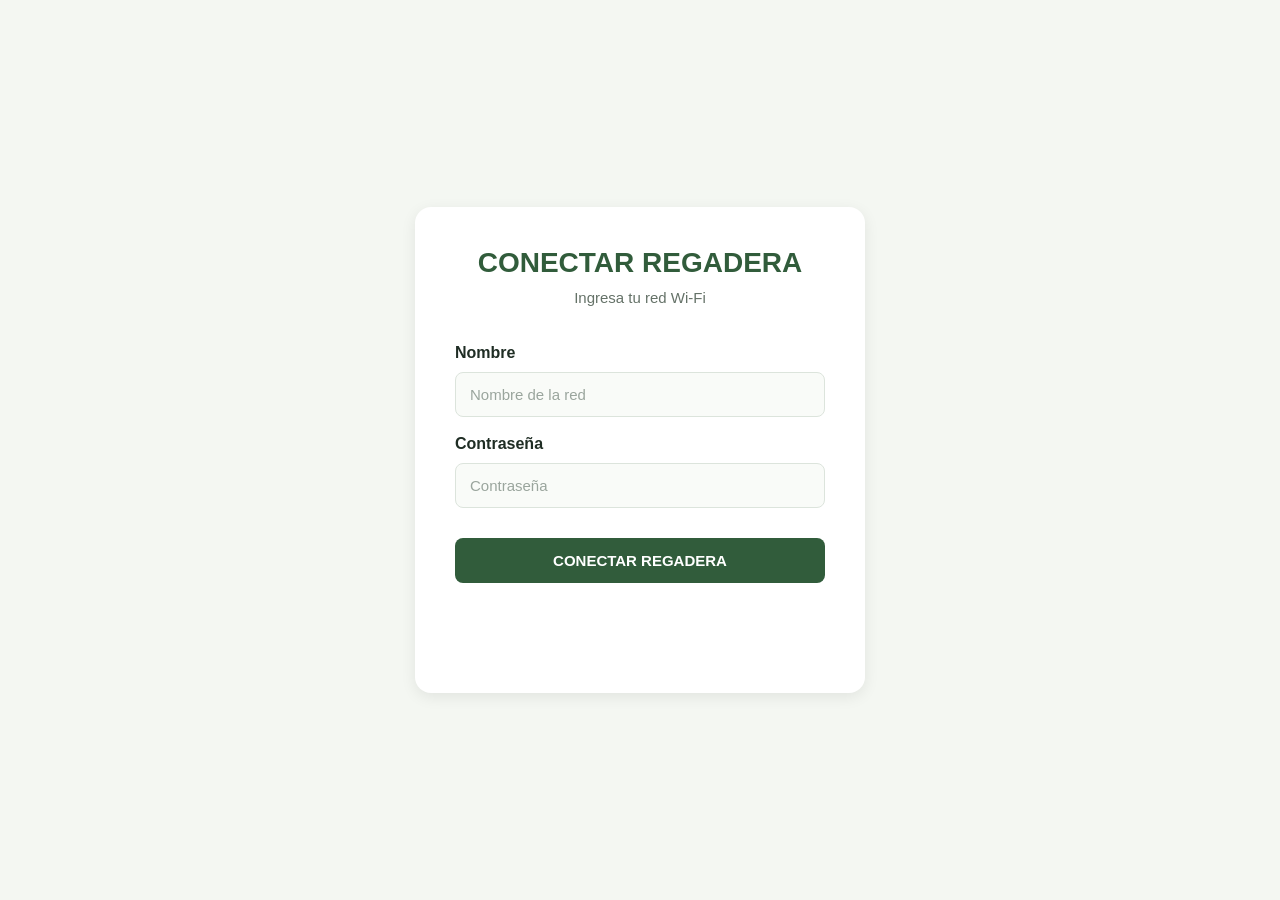
<file: wifi.html>
<!DOCTYPE html>
<html lang="es">
<head>
    <meta charset="UTF-8">
    <meta name="viewport" content="width=device-width, initial-scale=1.0">

    <title>Conectar Regadera</title>

    <link rel="stylesheet" href="wifi.css">
</head>

<body>

    <main>

        <h1>CONECTAR REGADERA</h1>

        <p>Ingresa tu red Wi-Fi</p>

        <form id="wifiForm">

            <label for="nombreWifi">Nombre</label>

            <input
                type="text"
                id="nombreWifi"
                name="nombreWifi"
                placeholder="Nombre de la red"
                required
            >

            <label for="contrasenaWifi">Contraseña</label>

            <input
                type="password"
                id="contrasenaWifi"
                name="contrasenaWifi"
                placeholder="Contraseña"
                
            >

            <button
                type="submit"
                id="btnConectar"
            >
                CONECTAR REGADERA
            </button>

        </form>

        <p id="mensaje"></p>

    </main>

    <script src="wifi.js"></script>

</body>
</html>
</file>
<file: comportamiento.css>
/* ============================================================
   HIDROMATIC - COMPORTAMIENTO DE LA PLANTA
   Rediseño visual coherente con Modo Manual, Programado y Detección.
   El JavaScript y los identificadores del HTML se mantienen intactos.
   ============================================================ */

:root {
    --verde-lima: #94df66;
    --verde-tarjeta: #789561;
    --verde-oscuro: #1f2b1c;
    --verde-profundo: #263b24;
    --verde-claro: #dcebd2;
    --blanco: #ffffff;
    --texto: #26332a;
    --texto-suave: #5e6e59;
    --borde: rgba(31, 43, 28, 0.16);
    --sombra: 0 12px 30px rgba(0, 0, 0, 0.18);
}

* {
    box-sizing: border-box;
    margin: 0;
    padding: 0;
}

html {
    min-height: 100%;
    scroll-behavior: smooth;
}

body {
    position: relative;
    isolation: isolate;
    min-height: 100vh;
    font-family: Arial, Helvetica, sans-serif;
    color: var(--texto);

    /* CAMBIA ESTA RUTA POR LA UBICACIÓN DE TU IMAGEN DE FONDO */
    background-image: url("Assets/fondo de hojas2.png");
    background-size: cover;
    background-position: center;
    background-repeat: no-repeat;
    background-attachment: fixed;
}

body::before {
    content: "";
    position: fixed;
    inset: 0;
    z-index: -1;
    background: rgba(9, 27, 9, 0.42);
    pointer-events: none;
}

button {
    font: inherit;
}

button:focus-visible {
    outline: 3px solid var(--verde-lima);
    outline-offset: 3px;
}

/* ============================================================
   CONTENEDOR PRINCIPAL
   ============================================================ */

.comportamiento-contenedor {
    width: 100%;
    min-height: 100vh;
    padding: 34px 22px 50px;
    display: flex;
    justify-content: center;
    align-items: flex-start;
}

.comportamiento-tarjeta {
    width: min(1120px, 100%);
    overflow: hidden;
    border: 1px solid rgba(255, 255, 255, 0.24);
    border-radius: 30px;
    background: rgba(235, 242, 226, 0.94);
    box-shadow: var(--sombra);
    backdrop-filter: blur(7px);
}

/* ============================================================
   ENCABEZADO Y BOTÓN VOLVER
   ============================================================ */

.comportamiento-header {
    width: 100%;
    padding: 24px 30px 0;
    background: transparent;
}

.btn-volver {
    display: inline-flex;
    align-items: center;
    justify-content: center;
    min-height: 44px;
    padding: 10px 20px;
    border: none;
    border-radius: 28px;
    background: var(--verde-oscuro);
    color: var(--blanco);
    font-family: "Sweet Apricot", "Segoe Print", "Comic Sans MS", cursive;
    font-size: 17px;
    letter-spacing: 0.4px;
    cursor: pointer;
    box-shadow: 0 4px 10px rgba(0, 0, 0, 0.14);
    transition: background 0.2s ease, color 0.2s ease, transform 0.2s ease;
}

.btn-volver:hover {
    background: var(--verde-lima);
    color: var(--verde-oscuro);
    transform: translateY(-2px);
}

/* ============================================================
   IDENTIDAD DE LA PLANTA
   ============================================================ */

.titulo-planta {
    width: 100%;
    margin-top: 22px;
    padding: 25px 28px;
    display: flex;
    align-items: center;
    gap: 20px;
    border-radius: 25px;
    background: var(--verde-tarjeta);
    box-shadow: 0 8px 18px rgba(31, 43, 28, 0.16);
}

.icono-planta {
    width: 76px;
    height: 76px;
    flex: 0 0 76px;
    display: flex;
    align-items: center;
    justify-content: center;
    border-radius: 22px;
    background: var(--verde-claro);
    font-size: 39px;
    box-shadow: inset 0 0 0 1px rgba(31, 43, 28, 0.08);
}

.titulo-planta h1 {
    color: var(--verde-lima);
    font-family: "Garet", Arial, Helvetica, sans-serif;
    font-size: clamp(25px, 3vw, 38px);
    font-weight: 900;
    line-height: 1.18;
    overflow-wrap: anywhere;
    text-transform: uppercase;
    letter-spacing: 1px;
    text-shadow: 0 2px 7px rgba(0, 0, 0, 0.12);
}

.titulo-planta p {
    margin-top: 8px;
    color: #ffffff;
    font-family: "Sweet Apricot", "Segoe Print", "Comic Sans MS", cursive;
    font-size: 19px;
    line-height: 1.35;
}

/* ============================================================
   DATOS PRINCIPALES
   ============================================================ */

.informacion-general {
    width: 100%;
    padding: 26px 30px 22px;
    display: grid;
    grid-template-columns: repeat(3, minmax(0, 1fr));
    gap: 18px;
}

.tarjeta-dato {
    min-width: 0;
    min-height: 125px;
    padding: 20px;
    display: flex;
    align-items: center;
    gap: 16px;
    border: 1px solid rgba(31, 43, 28, 0.12);
    border-radius: 22px;
    background: #f7faef;
    box-shadow: 0 5px 13px rgba(31, 43, 28, 0.08);
    transition: transform 0.2s ease, box-shadow 0.2s ease;
}

.tarjeta-dato:hover {
    transform: translateY(-3px);
    box-shadow: 0 9px 18px rgba(31, 43, 28, 0.13);
}

.dato-icono {
    width: 56px;
    height: 56px;
    flex: 0 0 56px;
    display: flex;
    align-items: center;
    justify-content: center;
    border-radius: 17px;
    background: #dcebd2;
    font-size: 27px;
}

.dato-contenido {
    min-width: 0;
    display: flex;
    flex-direction: column;
    gap: 7px;
}

.dato-valor {
    color: var(--verde-profundo);
    font-family: "Garet", Arial, Helvetica, sans-serif;
    font-size: clamp(21px, 2.3vw, 29px);
    font-weight: 900;
    overflow-wrap: anywhere;
}

.dato-titulo {
    color: var(--texto-suave);
    font-size: 13px;
    font-weight: 700;
    line-height: 1.35;
}

/* ============================================================
   ESTADO DE LA PLANTA
   ============================================================ */

.estado-planta {
    min-height: 95px;
    margin: 0 30px 26px;
    padding: 18px 22px;
    display: flex;
    align-items: center;
    gap: 17px;
    border: 1px solid rgba(31, 43, 28, 0.13);
    border-radius: 22px;
    background: #dcebd2;
}

.estado-icono {
    width: 56px;
    height: 56px;
    flex: 0 0 56px;
    display: flex;
    align-items: center;
    justify-content: center;
    border-radius: 50%;
    background: #f7faef;
    font-size: 28px;
}

.estado-contenido h2 {
    color: var(--verde-oscuro);
    font-family: "Garet", Arial, Helvetica, sans-serif;
    font-size: 16px;
    font-weight: 900;
    text-transform: uppercase;
    letter-spacing: 0.5px;
}

.estado-contenido p {
    margin-top: 6px;
    color: #43543e;
    font-size: 14px;
    line-height: 1.5;
    overflow-wrap: anywhere;
}

/* ============================================================
   SECCIONES DE HISTORIAL
   ============================================================ */

.seccion-historial,
.seccion-riego {
    width: 100%;
    padding: 28px 30px 32px;
    border-top: 1px solid rgba(31, 43, 28, 0.13);
}

.titulo-seccion {
    display: flex;
    align-items: center;
    gap: 15px;
    margin-bottom: 22px;
}

.titulo-icono {
    width: 54px;
    height: 54px;
    flex: 0 0 54px;
    display: flex;
    align-items: center;
    justify-content: center;
    border-radius: 17px;
    background: var(--verde-tarjeta);
    font-size: 26px;
    box-shadow: 0 4px 10px rgba(31, 43, 28, 0.1);
}

.titulo-seccion h2 {
    color: var(--verde-oscuro);
    font-family: "Garet", Arial, Helvetica, sans-serif;
    font-size: clamp(17px, 2vw, 22px);
    font-weight: 900;
    line-height: 1.25;
    letter-spacing: 0.5px;
}

.titulo-seccion p {
    margin-top: 6px;
    color: var(--texto-suave);
    font-size: 13px;
    line-height: 1.45;
}

/* ============================================================
   FILTROS DIARIO / SEMANAL / MENSUAL
   ============================================================ */

.filtros-historial {
    width: 100%;
    margin-bottom: 17px;
    padding: 6px;
    display: flex;
    gap: 7px;
    border: 1px solid rgba(31, 43, 28, 0.12);
    border-radius: 18px;
    background: #dce7d3;
}

.filtro-historial,
.filtro-riego {
    flex: 1 1 0;
    min-width: 0;
    min-height: 42px;
    padding: 10px 14px;
    border: none;
    border-radius: 13px;
    background: transparent;
    color: #46583f;
    font-family: "Sweet Apricot", "Segoe Print", "Comic Sans MS", cursive;
    font-size: 16px;
    letter-spacing: 0.3px;
    cursor: pointer;
    transition: background 0.2s ease, color 0.2s ease, transform 0.2s ease;
}

.filtro-historial:hover,
.filtro-riego:hover {
    background: rgba(120, 149, 97, 0.25);
    transform: translateY(-1px);
}

.filtro-historial.activo,
.filtro-riego.activo {
    background: var(--verde-oscuro);
    color: #ffffff;
    box-shadow: 0 4px 9px rgba(31, 43, 28, 0.18);
}

/* ============================================================
   GRÁFICAS
   Se conservan los contenedores para el canvas creado por JS.
   ============================================================ */

.grafica-contenedor {
    width: 100%;
    min-width: 0;
}

.grafica {
    position: relative;
    isolation: isolate;
    width: 100%;
    height: 320px;
    display: flex;
    align-items: center;
    justify-content: center;
    overflow: hidden;
    border: 1px solid rgba(31, 43, 28, 0.15);
    border-radius: 22px;
    background: #f7faef;
    box-shadow: inset 0 2px 8px rgba(31, 43, 28, 0.04);
}

.grafica::before {
    content: "";
    position: absolute;
    inset: 0;
    z-index: 0;
    background: linear-gradient(
        to bottom,
        transparent 24.5%,
        rgba(120, 149, 97, 0.18) 25%,
        transparent 25.5%,
        transparent 49.5%,
        rgba(120, 149, 97, 0.18) 50%,
        transparent 50.5%,
        transparent 74.5%,
        rgba(120, 149, 97, 0.18) 75%,
        transparent 75.5%
    );
    pointer-events: none;
}

.grafica canvas {
    position: absolute;
    inset: 0;
    z-index: 1;
    display: block;
}

.grafica-mensaje {
    position: relative;
    z-index: 2;
    max-width: 320px;
    padding: 18px;
    display: flex;
    flex-direction: column;
    align-items: center;
    text-align: center;
}

.grafica-mensaje span {
    margin-bottom: 12px;
    font-size: 38px;
}

.grafica-mensaje p {
    color: var(--texto-suave);
    font-size: 14px;
    line-height: 1.55;
}

/* ============================================================
   ACTIVIDAD DE RIEGO
   ============================================================ */

.estadisticas-riego {
    width: 100%;
    display: grid;
    grid-template-columns: repeat(2, minmax(0, 1fr));
    gap: 18px;
}

.estadistica {
    min-width: 0;
    min-height: 105px;
    padding: 20px;
    display: flex;
    align-items: center;
    gap: 16px;
    border: 1px solid rgba(31, 43, 28, 0.12);
    border-radius: 22px;
    background: #f7faef;
    box-shadow: 0 5px 13px rgba(31, 43, 28, 0.07);
    transition: transform 0.2s ease, box-shadow 0.2s ease;
}

.estadistica:hover {
    transform: translateY(-3px);
    box-shadow: 0 9px 18px rgba(31, 43, 28, 0.12);
}

.estadistica-icono {
    width: 54px;
    height: 54px;
    flex: 0 0 54px;
    display: flex;
    align-items: center;
    justify-content: center;
    border-radius: 17px;
    background: #dcebd2;
    font-size: 26px;
}

.estadistica > div {
    min-width: 0;
    display: flex;
    flex-direction: column;
    gap: 7px;
}

.estadistica-valor {
    color: var(--verde-profundo);
    font-family: "Garet", Arial, Helvetica, sans-serif;
    font-size: clamp(21px, 2vw, 27px);
    font-weight: 900;
    overflow-wrap: anywhere;
}

.estadistica-titulo {
    color: var(--texto-suave);
    font-size: 13px;
    line-height: 1.4;
}

/* ============================================================
   SUBSECCIÓN HISTORIAL DE RIEGOS
   ============================================================ */

.historial-riegos {
    margin-top: 30px;
    padding-top: 27px;
    border-top: 1px solid rgba(31, 43, 28, 0.15);
}

.subtitulo-historial {
    margin-bottom: 17px;
}

.subtitulo-historial h3 {
    color: var(--verde-oscuro);
    font-family: "Garet", Arial, Helvetica, sans-serif;
    font-size: 17px;
    font-weight: 900;
    letter-spacing: 0.4px;
}

.subtitulo-historial p {
    margin-top: 6px;
    color: var(--texto-suave);
    font-size: 13px;
    line-height: 1.45;
}

/* ============================================================
   MENSAJES Y ESTADO OCULTO
   ============================================================ */

.mensaje-comportamiento {
    margin: 0 30px 30px;
    padding: 17px 20px;
    display: flex;
    align-items: center;
    gap: 12px;
    border: 1px solid rgba(31, 43, 28, 0.14);
    border-radius: 18px;
    background: #dcebd2;
    color: #43543e;
    font-size: 14px;
    line-height: 1.55;
}

.mensaje-comportamiento > span {
    flex: 0 0 auto;
    font-size: 22px;
}

.oculto {
    display: none !important;
}

/* ============================================================
   TABLET
   ============================================================ */

@media (max-width: 900px) {
    .comportamiento-contenedor {
        padding: 24px 16px 36px;
    }

    .comportamiento-header {
        padding: 22px 22px 0;
    }

    .titulo-planta {
        padding: 22px;
    }

    .informacion-general {
        padding: 22px;
        gap: 12px;
    }

    .tarjeta-dato {
        padding: 16px;
        gap: 12px;
    }

    .dato-icono {
        width: 48px;
        height: 48px;
        flex-basis: 48px;
        font-size: 23px;
    }

    .seccion-historial,
    .seccion-riego {
        padding: 25px 22px 28px;
    }

    .estado-planta {
        margin-right: 22px;
        margin-left: 22px;
    }

    .mensaje-comportamiento {
        margin-right: 22px;
        margin-left: 22px;
    }
}

/* ============================================================
   MÓVILES
   ============================================================ */

@media (max-width: 650px) {
    body {
        background-attachment: scroll;
    }

    .comportamiento-contenedor {
        padding: 13px 10px 24px;
    }

    .comportamiento-tarjeta {
        border-radius: 22px;
    }

    .comportamiento-header {
        padding: 17px 16px 0;
    }

    .btn-volver {
        min-height: 40px;
        padding: 9px 15px;
        font-size: 15px;
    }

    .titulo-planta {
        margin-top: 16px;
        padding: 18px 16px;
        gap: 13px;
        border-radius: 19px;
    }

    .icono-planta {
        width: 55px;
        height: 55px;
        flex-basis: 55px;
        border-radius: 16px;
        font-size: 29px;
    }

    .titulo-planta h1 {
        font-size: clamp(19px, 5vw, 27px);
        letter-spacing: 0.4px;
    }

    .titulo-planta p {
        margin-top: 5px;
        font-size: 16px;
    }

    .informacion-general {
        grid-template-columns: 1fr;
        padding: 17px 16px;
        gap: 11px;
    }

    .tarjeta-dato {
        min-height: 86px;
        padding: 14px 16px;
        border-radius: 17px;
    }

    .dato-valor {
        font-size: 23px;
    }

    .estado-planta {
        min-height: 0;
        margin: 0 16px 18px;
        padding: 14px;
        gap: 12px;
        border-radius: 17px;
    }

    .estado-icono {
        width: 46px;
        height: 46px;
        flex-basis: 46px;
        font-size: 23px;
    }

    .estado-contenido h2 {
        font-size: 14px;
    }

    .estado-contenido p {
        font-size: 13px;
    }

    .seccion-historial,
    .seccion-riego {
        padding: 22px 16px 24px;
    }

    .titulo-seccion {
        gap: 12px;
        margin-bottom: 17px;
    }

    .titulo-icono {
        width: 45px;
        height: 45px;
        flex-basis: 45px;
        border-radius: 14px;
        font-size: 22px;
    }

    .titulo-seccion h2 {
        font-size: 16px;
    }

    .titulo-seccion p,
    .subtitulo-historial p {
        font-size: 12px;
    }

    .filtros-historial {
        padding: 4px;
        gap: 3px;
        border-radius: 14px;
    }

    .filtro-historial,
    .filtro-riego {
        min-height: 38px;
        padding: 8px 4px;
        border-radius: 10px;
        font-size: 13px;
    }

    .grafica {
        height: 260px;
        border-radius: 17px;
    }

    .estadisticas-riego {
        grid-template-columns: 1fr;
        gap: 11px;
    }

    .estadistica {
        min-height: 86px;
        padding: 15px;
        border-radius: 17px;
    }

    .estadistica-icono {
        width: 46px;
        height: 46px;
        flex-basis: 46px;
        border-radius: 14px;
        font-size: 22px;
    }

    .historial-riegos {
        margin-top: 23px;
        padding-top: 22px;
    }

    .subtitulo-historial h3 {
        font-size: 15px;
    }

    .mensaje-comportamiento {
        margin: 0 16px 18px;
        padding: 14px;
        border-radius: 15px;
        font-size: 13px;
    }
}

@media (max-width: 380px) {
    .comportamiento-contenedor {
        padding-right: 7px;
        padding-left: 7px;
    }

    .comportamiento-header {
        padding-right: 12px;
        padding-left: 12px;
    }

    .titulo-planta {
        padding: 15px 12px;
    }

    .icono-planta {
        width: 48px;
        height: 48px;
        flex-basis: 48px;
        font-size: 25px;
    }

    .filtro-historial,
    .filtro-riego {
        font-size: 11px;
    }

    .grafica {
        height: 230px;
    }
}
</file>
<file: login.css>
/* =========================================================
   HIDROMATIC - LOGIN
   Diseño inspirado en la referencia visual
   ========================================================= */


/* =========================================================
   CONFIGURACIÓN GENERAL
   ========================================================= */

* {
    box-sizing: border-box;
    margin: 0;
    padding: 0;
}

html,
body {
    width: 100%;
    min-height: 100%;
}

body {
    min-height: 100vh;

    display: flex;
    justify-content: center;
    align-items: flex-start;

    overflow-x: hidden;

    /*
    ========================================================
    FONDO DE LA PÁGINA

    CAMBIA ÚNICAMENTE ESTA RUTA POR TU IMAGEN

    Ejemplo:
    background-image: url("Assets/fondo-hojas.png");
    ========================================================
    */

    background-image: url("Assets/fondo de hojas.png");

    background-size: cover;
    background-position: center;
    background-repeat: no-repeat;
    background-attachment: fixed;

    font-family: Arial, Helvetica, sans-serif;

    color: #ffffff;
}


/* =========================================================
   CAPA OSCURA SOBRE EL FONDO
   Ayuda a que los textos sean más visibles.
   ========================================================= */

body::before {
    content: "";

    position: fixed;
    inset: 0;

    background: rgba(0, 25, 8, 0.22);

    z-index: -1;
}


/* =========================================================
   CONTENEDOR PRINCIPAL
   ========================================================= */

.login-contenedor {
    width: 100%;
    min-height: 100vh;

    display: flex;
    flex-direction: column;
    align-items: center;

    padding: 35px 20px 60px;
}


/* =========================================================
   TARJETA PRINCIPAL
   ========================================================= */

.login-tarjeta {
    width: min(640px, 92vw);

    min-height: 520px;

    margin-top: 345px;

    padding: 75px 55px 55px;

    background: #789561;

    border-radius: 42px;

    box-shadow:
        0 15px 35px rgba(0, 0, 0, 0.28);

    position: relative;

    display: flex;
    flex-direction: column;
    align-items: center;
}


/* =========================================================
   TÍTULO HIDROMATIC
   ========================================================= */

.login-tarjeta h1 {
    position: absolute;

    left: 50%;
    bottom: calc(100% + 145px);

    transform: translateX(-50%);

    width: max-content;

    color: #94df66;

    text-align: center;

    font-family:
        "Garet",
        Arial,
        Helvetica,
        sans-serif;

    font-size: clamp(65px, 8.5vw, 144px);

    font-weight: 700;

    line-height: 0.95;

    letter-spacing: 2px;

    white-space: nowrap;
}


/* =========================================================
   SUBTÍTULO
   ========================================================= */

.login-subtitulo {
    position: absolute;

    left: 50%;
    bottom: calc(100% + 35px);

    transform: translateX(-50%);

    width: 850px;
    max-width: 90vw;

    text-align: center;

    color: #ffffff;

    font-family:
        "Sweet Apricot",
        "Segoe Print",
        "Comic Sans MS",
        cursive;

    font-size: clamp(18px, 2vw, 28px);

    font-weight: 400;

    font-style: italic;

    text-transform: uppercase;

    line-height: 1.55;

    letter-spacing: 2px;

    text-shadow:
        2px 2px 5px rgba(0, 0, 0, 0.45);
}


/* =========================================================
   FORMULARIO
   ========================================================= */

#form-login {
    width: 100%;
}


/* =========================================================
   CAMPOS
   ========================================================= */

.campo {
    width: 100%;

    margin-bottom: 30px;
}

.campo label {
    display: block;

    margin-bottom: 10px;

    color: #ffffff;

    font-family:
        "Sweet Apricot",
        "Segoe Print",
        "Comic Sans MS",
        cursive;

    font-size: 25px;

    font-weight: 400;

    font-style: italic;

    text-transform: uppercase;

    letter-spacing: 2px;

    text-shadow:
        2px 2px 4px rgba(0, 0, 0, 0.30);
}


/* =========================================================
   INPUTS
   ========================================================= */

.campo input {
    width: 100%;
    height: 58px;

    padding: 0 25px;

    border: none;

    border-radius: 40px;

    outline: none;

    background: #ffffff;

    color: #222222;

    font-family:
        Arial,
        Helvetica,
        sans-serif;

    font-size: 17px;

    box-shadow:
        inset 0 1px 3px rgba(0, 0, 0, 0.08);

    transition:
        box-shadow 0.2s ease,
        transform 0.15s ease;
}

.campo input::placeholder {
    color: #999999;

    opacity: 0.75;
}

.campo input:focus {
    box-shadow:
        0 0 0 4px rgba(148, 223, 102, 0.55);

    transform: scale(1.01);
}


/* =========================================================
   CAMPO DE CONTRASEÑA
   ========================================================= */

.campo-contraseña {
    position: relative;

    width: 100%;
}

.campo-contraseña input {
    padding-right: 60px;
}


/* =========================================================
   BOTÓN MOSTRAR CONTRASEÑA
   ========================================================= */

#btn-mostrar-contraseña {
    position: absolute;

    top: 50%;
    right: 12px;

    width: 40px;
    height: 40px;

    transform: translateY(-50%);

    display: flex;
    align-items: center;
    justify-content: center;

    border: none;
    border-radius: 50%;

    background: transparent;

    font-size: 18px;

    cursor: pointer;

    transition:
        background 0.2s ease,
        transform 0.15s ease;
}

#btn-mostrar-contraseña:hover {
    background: rgba(120, 149, 97, 0.15);

    transform:
        translateY(-50%)
        scale(1.08);
}


/* =========================================================
   BOTÓN INICIAR SESIÓN
   ========================================================= */

#btn-login {
    display: block;

    width: 280px;
    height: 78px;

    margin: 35px auto 0;

    border: none;

    border-radius: 45px;

    background: #1c2418;

    color: #ffffff;

    font-family:
        "Sweet Apricot",
        "Segoe Print",
        "Comic Sans MS",
        cursive;

    font-size: 24px;

    font-weight: 400;

    font-style: italic;

    text-transform: uppercase;

    letter-spacing: 2px;

    cursor: pointer;

    box-shadow:
        0 8px 15px rgba(0, 0, 0, 0.18);

    transition:
        background 0.2s ease,
        transform 0.15s ease,
        box-shadow 0.2s ease;
}

#btn-login:hover {
    background: #11160f;

    transform: translateY(-2px);

    box-shadow:
        0 11px 20px rgba(0, 0, 0, 0.25);
}

#btn-login:active {
    transform: translateY(1px);

    box-shadow:
        0 5px 10px rgba(0, 0, 0, 0.20);
}


/* =========================================================
   MODO INVITADO
   ========================================================= */

.btn-invitado {
    width: 280px;
    height: 58px;

    margin-top: 22px;

    border: none;

    border-radius: 35px;

    background: #203a25;

    color: #ffffff;

    font-family:
        "Sweet Apricot",
        "Segoe Print",
        "Comic Sans MS",
        cursive;

    font-size: 19px;

    font-style: italic;

    text-transform: uppercase;

    letter-spacing: 1px;

    cursor: pointer;

    transition:
        background 0.2s ease,
        transform 0.15s ease;
}

.btn-invitado:hover {
    background: #172b1b;

    transform: translateY(-2px);
}

.btn-invitado:active {
    transform: translateY(1px);
}


/* =========================================================
   CREAR CUENTA
   ========================================================= */

#btn-registro {
    display: block;

    width: 280px;

    margin-top: 20px;
    padding-top: 15px;

    border: none;

    background: transparent;

    color: #ffffff;

    font-family:
        "Sweet Apricot",
        "Segoe Print",
        "Comic Sans MS",
        cursive;

    font-size: 18px;

    font-style: italic;

    text-transform: uppercase;

    letter-spacing: 1px;

    cursor: pointer;

    transition:
        color 0.2s ease,
        transform 0.15s ease;
}

#btn-registro:hover {
    color: #94df66;

    transform: translateY(-1px);
}


/* =========================================================
   RESPONSIVE
   ========================================================= */

@media (max-width: 900px) {

    .login-tarjeta {
        margin-top: 300px;
    }

    .login-tarjeta h1 {
        bottom: calc(100% + 120px);
    }

    .login-subtitulo {
        bottom: calc(100% + 25px);
    }
}


@media (max-width: 600px) {

    .login-contenedor {
        padding:
            25px 15px 40px;
    }

    .login-tarjeta {
        width: 94vw;

        min-height: auto;

        margin-top: 230px;

        padding:
            55px 25px 40px;

        border-radius: 30px;
    }

    .login-tarjeta h1 {
        bottom: calc(100% + 100px);

        font-size: clamp(45px, 12vw, 80px);

        letter-spacing: 1px;
    }

    .login-subtitulo {
        bottom: calc(100% + 20px);

        width: 95vw;

        font-size: 17px;

        line-height: 1.4;
    }

    .campo label {
        font-size: 20px;
    }

    .campo input {
        height: 52px;

        font-size: 15px;
    }

    #btn-login,
    .btn-invitado {
        width: 85%;
    }

    #btn-login {
        height: 65px;

        font-size: 20px;
    }
}


@media (max-width: 400px) {

    .login-tarjeta {
        margin-top: 200px;

        padding:
            45px 20px 35px;
    }

    .login-tarjeta h1 {
        bottom: calc(100% + 85px);

        font-size: 43px;
    }

    .login-subtitulo {
        bottom: calc(100% + 10px);

        font-size: 14px;
    }

    .campo label {
        font-size: 18px;
    }

    #btn-login,
    .btn-invitado {
        width: 100%;
    }
}
</file>
<file: modoD.css>
/* ============================================================
   HIDROMATIC - MODO 2: DETECCIÓN
   Diseño basado en la referencia visual del usuario.
   ============================================================ */

:root {
    --verde-lima: #94df66;
    --verde-tarjeta: #789561;
    --verde-oscuro: #1f2b1c;
    --azul-circulo: #020438;
    --azul-agua: #4D6DE3;
    --azul-onda: #C7EEFF;
}

* {
    box-sizing: border-box;
    outline: none;
}

html {
    min-height: 100%;
    scroll-behavior: smooth;
}

body {
    position: relative;
    isolation: isolate;
    min-height: 100vh;
    margin: 0;
    font-family: Arial, sans-serif;
    color: #ffffff;

    /* CAMBIA ESTA RUTA POR LA UBICACIÓN DE TU IMAGEN DE FONDO */
    background-image: url("Assets/fondo de hojas3.png");
    background-size: cover;
    background-position: center;
    background-repeat: no-repeat;
    background-attachment: fixed;
}

body::before {
    content: "";
    position: fixed;
    inset: 0;
    z-index: -1;
    background: rgba(0, 25, 8, 0.28);
    pointer-events: none;
}

/* ============================================================
   NAVEGACIÓN SUPERIOR — IGUAL A MODO M / MODO P
   ============================================================ */

.navegacion {
    position: relative;
    z-index: 10;
    width: 100%;
    min-height: 95px;
    display: flex;
    align-items: center;
    justify-content: center;
    padding: 15px 110px 15px 30px;
    background: transparent;
}

.botones-modos {
    display: flex;
    align-items: center;
    justify-content: center;
    gap: clamp(20px, 5vw, 90px);
    width: 100%;
}

.botones-modos button {
    min-width: 300px;
    height: 62px;
    padding: 0 28px;
    border: none;
    border-radius: 40px;
    background: #1f2b1c;
    color: #ffffff;
    cursor: pointer;
    font-family: "Sweet Apricot", "Segoe Print", "Comic Sans MS", cursive;
    font-size: 25px;
    font-weight: 400;
    letter-spacing: 1px;
    white-space: nowrap;
    transition: transform 0.2s ease, background 0.2s ease;
}

.botones-modos button:hover {
    background: #172117;
    transform: translateY(-2px);
}

.botones-modos button.activo {
    background: #1f2b1c;
    color: #ffffff;
}

.volver-perfil {
    position: absolute;
    right: 28px;
    top: 50%;
    transform: translateY(-50%);
    width: 64px;
    height: 64px;
    display: flex;
    align-items: center;
    justify-content: center;
    padding: 0;
    border: none;
    border-radius: 50%;
    background: #789561;
    color: #ffffff;
    font-family: Arial, Helvetica, sans-serif;
    font-size: 34px;
    line-height: 1;
    cursor: pointer;
    box-shadow: 0 5px 15px rgba(0, 0, 0, 0.20);
    transition: background 0.2s ease, transform 0.2s ease, box-shadow 0.2s ease;
}

.volver-perfil:hover {
    background: #94df66;
    color: #1c2418;
    transform: translateY(-50%) scale(1.06);
    box-shadow: 0 7px 18px rgba(0, 0, 0, 0.25);
}

.volver-perfil:active {
    transform: translateY(-50%) scale(0.96);
}


/* -------------------- Título principal -------------------- */

header {
    text-align: center;
    padding: 28px 20px 8px;
}

header h1 {
    margin: 0;
    color: var(--verde-lima);
    font-family: "Garet", Arial, Helvetica, sans-serif;
    font-size: clamp(44px, 5.5vw, 78px);
    font-weight: 900;
    line-height: 1.15;
    letter-spacing: 3px;
    text-transform: uppercase;
    text-shadow: 0 3px 14px rgba(0, 0, 0, 0.25);
}

/* -------------------- Contenedor principal -------------------- */

main {
    width: min(1120px, 92%);
    margin: 8px auto 42px;
}

/* Estos elementos se mantienen en el HTML para puente.js */
.estado,
.conexion {
    display: none;
}

/* Tarjeta ancha de dos columnas como en la referencia */

.modo-deteccion {
    display: grid;
    grid-template-columns: minmax(0, 1fr) minmax(0, 1fr);
    align-items: stretch;
    gap: 28px;
    width: 100%;
    min-height: 540px;
    margin: 0 auto;
    padding: 42px 38px 34px;
    border: none;
    border-radius: 42px;
    background: rgba(120, 149, 97, 0.97);
    box-shadow: 0 18px 45px rgba(0, 0, 0, 0.18);
}

.panel-humedad,
.panel-controles {
    display: flex;
    flex-direction: column;
    min-width: 0;
}

.titulo-panel,
.panel-controles label {
    margin: 18px 0 22px;
    color: #ffffff;
    font-family: "Sweet Apricot", "Segoe Print", "Comic Sans MS", cursive;
    font-size: clamp(17px, 1.8vw, 25px);
    font-weight: 500;
    letter-spacing: 3px;
    text-align: center;
    text-transform: uppercase;
    text-shadow: 0 2px 7px rgba(0, 0, 0, 0.22);
}


/* Tipografía manuscrita compartida con Modo M y Modo P */
.titulo-panel,
.panel-controles label,
#estado-humedad,
.raw,
.entrada,
.boton-deteccion {
    font-family: "Sweet Apricot", "Segoe Print", "Comic Sans MS", cursive;
}

/* -------------------- Medidor circular de humedad -------------------- */

.medidor-container {
    display: flex;
    justify-content: center;
    align-items: center;
    flex: 1;
    min-height: 285px;
    margin: 0 auto;
}

.svg-definiciones {
    position: absolute;
    width: 0;
    height: 0;
    overflow: hidden;
}

.box {
    position: relative;
    flex: 0 0 auto;
    width: clamp(210px, 20vw, 280px);
    height: clamp(210px, 20vw, 280px);
    overflow: hidden;
    border: none;
    border-radius: 50%;
    background: var(--azul-circulo);
    box-shadow: none;
}

.box .percent {
    position: absolute;
    inset: 0;
    z-index: 3;
    display: flex;
    align-items: center;
    justify-content: center;
    width: 100%;
    height: 100%;
    color: #ffffff;
    font-family: "Sweet Apricot", "Segoe Print", "Comic Sans MS", cursive;
    font-size: clamp(32px, 3vw, 48px);
    font-weight: 500;
    letter-spacing: 2px;
    pointer-events: none;
}

.percentNum {
    font-weight: 500;
}

.percentB {
    margin-left: 4px;
}

.box .water {
    position: absolute;
    top: 0;
    left: 0;
    z-index: 2;
    width: 100%;
    height: 100%;
    transform: translate(0, 100%);
    background: var(--azul-agua);
    transition: transform 0.3s ease;
}

.box .water .water_wave {
    position: absolute;
    bottom: 100%;
    width: 200%;
    height: 20px;
}

.box .water .water_wave_back {
    right: 0;
    fill: var(--azul-onda);
    animation: wave-back 1.4s infinite linear;
}

.box .water .water_wave_front {
    left: 0;
    margin-bottom: -1px;
    fill: var(--azul-agua);
    animation: wave-front 0.7s infinite linear;
}

@keyframes wave-front {
    100% {
        transform: translate(-50%, 0);
    }
}

@keyframes wave-back {
    100% {
        transform: translate(50%, 0);
    }
}

/* Mensaje inferior izquierdo */

.informacion-sensor {
    margin: 22px 0 0;
    text-align: center;
}

#estado-humedad {
    margin: 0;
    padding: 10px 0;
    background: transparent;
    color: #ffffff;
    font-family: "Sweet Apricot", "Segoe Print", "Comic Sans MS", cursive;
    font-size: clamp(13px, 1.4vw, 19px);
    font-weight: 500;
    letter-spacing: 2px;
    line-height: 1.5;
    text-transform: uppercase;
    text-shadow: 0 2px 7px rgba(0, 0, 0, 0.2);
}

.raw {
    margin: 6px 0 0;
    color: rgba(255, 255, 255, 0.78);
    font-size: 12px;
}

/* -------------------- Controles de la columna derecha -------------------- */

.panel-controles {
    justify-content: flex-start;
    padding: 0 8px;
}

.panel-controles .campo {
    display: flex;
    flex-direction: column;
    align-items: center;
    gap: 16px;
    margin-bottom: 26px;
    padding: 0;
    border: none;
    background: transparent;
}

.panel-controles .campo label {
    margin: 18px 0 0;
}

.entrada {
    display: flex;
    align-items: center;
    justify-content: center;
    gap: 12px;
    color: #ffffff;
    font-family: "Sweet Apricot", "Segoe Print", "Comic Sans MS", cursive;
    font-size: 18px;
    letter-spacing: 2px;
}

.entrada input {
    width: 76px;
    height: 46px;
    padding: 6px 10px;
    border: none;
    border-radius: 28px;
    background: #ffffff;
    color: #1f242b;
    font-family: Arial, sans-serif;
    font-size: 18px;
    text-align: center;
    box-shadow: 0 2px 6px rgba(0, 0, 0, 0.08);
}

.entrada input:focus {
    outline: 2px solid var(--verde-lima);
    outline-offset: 2px;
}

/* Botón oscuro en la parte inferior derecha */

.boton-deteccion {
    align-self: center;
    min-width: 260px;
    margin: auto auto 0;
    padding: 20px 28px;
    border: none;
    border-radius: 30px;
    background: var(--verde-oscuro);
    color: #ffffff;
    font-family: "Sweet Apricot", "Segoe Print", "Comic Sans MS", cursive;
    font-size: clamp(16px, 1.6vw, 22px);
    font-weight: 500;
    letter-spacing: 2px;
    text-transform: uppercase;
    cursor: pointer;
    transition: background 0.2s ease, transform 0.2s ease;
}

.boton-deteccion:hover {
    background: #344a2e;
    transform: translateY(-2px);
}

.boton-deteccion:focus-visible,
.navegacion button:focus-visible {
    outline: 3px solid #ffffff;
    outline-offset: 3px;
}

/* -------------------- Pie de página -------------------- */

footer {
    padding: 22px 18px 30px;
    color: #ffffff;
    text-align: center;
    text-shadow: 0 2px 8px rgba(0, 0, 0, 0.6);
}

/* Hidroma mantiene su diseño desde hidroma.css */

#hidroma-boton {
    z-index: 1000;
}

/* -------------------- Adaptación a tablet -------------------- */

@media (max-width: 1100px) {
    .botones-modos {
        gap: 20px;
    }

    .botones-modos button {
        min-width: 230px;
        padding: 0 18px;
        font-size: 22px;
    }

    .volver-perfil {
        right: 20px;
    }

    .modo-deteccion {
        gap: 18px;
        padding: 32px 24px;
    }

    .box {
        width: 220px;
        height: 220px;
    }
}

@media (max-width: 800px) {
    .navegacion {
        padding: 15px 90px 15px 15px;
    }

    .botones-modos {
        gap: 12px;
        flex-wrap: wrap;
    }

    .botones-modos button {
        min-width: 210px;
        height: 58px;
        font-size: 20px;
    }
}

/* -------------------- Adaptación a celular -------------------- */

@media (max-width: 650px) {
    body {
        background-attachment: scroll;
    }

    .navegacion {
        min-height: auto;
        padding: 15px 80px 15px 12px;
    }

    .botones-modos {
        width: 100%;
        justify-content: center;
        gap: 8px;
    }

    .botones-modos button {
        min-width: 0;
        width: 100%;
        max-width: 330px;
        height: 52px;
        padding: 0 12px;
        font-size: 18px;
        letter-spacing: 0;
    }

    .volver-perfil {
        right: 12px;
        width: 56px;
        height: 56px;
        font-size: 30px;
    }

    header {
        padding: 26px 12px 18px;
    }

    header h1 {
        font-size: clamp(36px, 9vw, 54px);
        letter-spacing: 1px;
    }

    main {
        width: 94%;
        margin: 0 auto 30px;
    }

    .modo-deteccion {
        grid-template-columns: 1fr;
        gap: 28px;
        min-height: 0;
        padding: 26px 18px;
        border-radius: 28px;
    }

    .titulo-panel {
        margin: 4px 0 14px;
    }

    .medidor-container {
        min-height: 235px;
    }

    .box {
        width: min(220px, 62vw);
        height: min(220px, 62vw);
    }

    .informacion-sensor {
        margin-top: 14px;
    }

    .panel-controles {
        padding: 0;
    }

    .panel-controles .campo {
        margin-bottom: 20px;
    }

    .panel-controles .campo label {
        margin-top: 0;
    }

    .boton-deteccion {
        width: 100%;
        min-width: 0;
        margin-top: 6px;
        padding: 16px 18px;
    }
}

/* ============================================================
   TARJETA VERDE DE ESTADO Y CONEXIÓN DEL ESP32 - MODO D
   Añadido al final para conservar intactas las reglas existentes.
   ============================================================ */
.tarjeta-estado-esp32 {
    display: block;
    position: relative;
    z-index: 5;
    width: min(100% - 36px, 920px);
    box-sizing: border-box;
    margin: 22px auto 28px;
    padding: 24px 28px;
    color: #1f2b1c;
    background: linear-gradient(135deg, #789561 0%, #94ad78 100%);
    border: 2px solid #94df66;
    border-radius: 22px;
    box-shadow: 0 8px 24px rgba(15, 35, 12, 0.22);
}

.cabecera-estado-esp32 {
    display: flex;
    align-items: center;
    gap: 14px;
    margin-bottom: 20px;
}

.icono-estado-esp32 {
    display: flex;
    align-items: center;
    justify-content: center;
    flex: 0 0 48px;
    width: 48px;
    height: 48px;
    border-radius: 14px;
    background: #263b24;
    font-size: 25px;
}

.tarjeta-estado-esp32 h2 {
    margin: 0 0 4px;
    color: #1f2b1c;
    font-size: 1.35rem;
}

.subtitulo-estado-esp32 {
    margin: 0;
    color: #263b24;
    font-size: 0.95rem;
}

.datos-estado-esp32 {
    display: grid;
    grid-template-columns: repeat(3, minmax(0, 1fr));
    gap: 12px;
}

.datos-estado-esp32 p {
    display: flex;
    flex-direction: column;
    align-items: flex-start;
    gap: 8px;
    min-width: 0;
    margin: 0;
    padding: 15px;
    background: rgba(245, 255, 233, 0.34);
    border: 1px solid rgba(38, 59, 36, 0.2);
    border-radius: 14px;
}

.etiqueta-estado-esp32 {
    color: #263b24;
    font-size: 0.88rem;
    font-weight: 800;
    letter-spacing: 0.04em;
    text-transform: uppercase;
}

.valor-estado-esp32 {
    display: inline-block;
    max-width: 100%;
    box-sizing: border-box;
    padding: 6px 11px;
    color: #f5ffe9;
    background: #263b24;
    border: 1px solid #94df66;
    border-radius: 999px;
    font-weight: 800;
    line-height: 1.4;
    overflow-wrap: anywhere;
}

.conexion-estado-esp32 {
    display: flex;
    align-items: center;
    justify-content: space-between;
    flex-wrap: wrap;
    gap: 14px;
    margin-top: 18px;
    padding-top: 18px;
    border-top: 1px solid rgba(38, 59, 36, 0.28);
}

.texto-conexion-esp32 {
    color: #1f2b1c;
    font-weight: 700;
}

#btn-conectar {
    display: inline-flex;
    align-items: center;
    justify-content: center;
    min-height: 44px;
    padding: 11px 22px;
    border-radius: 12px;
    background: #263b24 !important;
    color: #f5ffe9 !important;
    border: 2px solid #94df66 !important;
    font-weight: 800;
    cursor: pointer;
    transition: transform 0.18s ease, background 0.18s ease;
}

#btn-conectar:hover:not(:disabled) {
    background: #354f31 !important;
    transform: translateY(-1px);
}

#btn-conectar:disabled {
    cursor: wait;
    opacity: 0.8;
}

@media (max-width: 600px) {
    .tarjeta-estado-esp32 {
        width: calc(100% - 28px);
        padding: 19px;
        margin: 18px auto 22px;
    }

    .datos-estado-esp32 {
        grid-template-columns: 1fr;
    }

    .datos-estado-esp32 p {
        flex-direction: row;
        align-items: center;
        justify-content: space-between;
        flex-wrap: wrap;
    }

    .conexion-estado-esp32 {
        align-items: stretch;
        flex-direction: column;
    }

    #btn-conectar {
        width: 100%;
    }
}
</file>
<file: hidroma.css>
/* =========================
   HIDROMA
   ========================= */

#hidroma-boton {
    position: fixed;

    bottom: 25px;
    left: 25px;

    width: 60px;
    height: 60px;

    border: none;
    border-radius: 50%;

    background: #315c3b;
    color: white;

    font-size: 26px;

    cursor: pointer;

    box-shadow:
        0 5px 15px rgba(0, 0, 0, 0.18);

    z-index: 9999;

    transition:
        transform 0.2s,
        background 0.2s;
}

#hidroma-boton:hover {
    transform: scale(1.08);
    background: #264a2f;
}

#hidroma-boton:active {
    transform: scale(0.95);
}


/* =========================
   VENTANA PRINCIPAL
   ========================= */

#hidroma-ventana {

    position: fixed;

    left: 25px;
    bottom: 100px;

    width: 350px;
    height: 500px;

    background: #ffffff;

    border-radius: 18px;

    box-shadow:
        0 10px 35px rgba(0, 0, 0, 0.20);

    overflow: hidden;

    display: flex;
    flex-direction: column;

    opacity: 0;
    visibility: hidden;

    transform:
        translateY(20px)
        scale(0.95);

    transition:
        opacity 0.2s,
        transform 0.2s,
        visibility 0.2s;

    z-index: 9998;
}

#hidroma-ventana.abierto {

    opacity: 1;

    visibility: visible;

    transform:
        translateY(0)
        scale(1);
}


/* =========================
   CABECERA
   ========================= */

#hidroma-cabecera {

    height: 65px;

    min-height: 65px;

    display: flex;
    align-items: center;

    justify-content: space-between;

    padding: 0 18px;

    background: #315c3b;

    color: white;
}

#hidroma-nombre {

    margin: 0;

    font-size: 18px;
}

#hidroma-subtitulo {

    margin: 3px 0 0;

    font-size: 12px;

    opacity: 0.8;
}

#hidroma-cerrar {

    border: none;

    background: transparent;

    color: white;

    font-size: 22px;

    cursor: pointer;
}


/* =========================
   NAVEGACIÓN
   ========================= */

#hidroma-navegacion {

    display: flex;

    width: 100%;

    border-bottom: 1px solid #e0e6e1;

    background: #ffffff;
}

#hidroma-navegacion button {

    flex: 1;

    padding: 12px 8px;

    border: none;

    background: transparent;

    color: #657268;

    font-size: 13px;

    cursor: pointer;

    transition:
        background 0.2s,
        color 0.2s;
}

#hidroma-navegacion button:hover {

    background: #f4f7f2;
}

#hidroma-navegacion
.hidroma-nav-activo {

    color: #315c3b;

    font-weight: bold;

    border-bottom: 2px solid #315c3b;
}


/* =========================
   CHAT
   ========================= */

#hidroma-chat {

    flex: 1;

    min-height: 0;

    display: flex;

    flex-direction: column;
}

#hidroma-mensajes {

    flex: 1;

    min-height: 0;

    padding: 18px;

    overflow-y: auto;

    background: #f4f7f2;
}

.hidroma-mensaje {

    max-width: 85%;

    padding: 11px 14px;

    margin-bottom: 12px;

    border-radius: 12px;

    font-size: 14px;

    line-height: 1.4;

    word-wrap: break-word;
}

.hidroma-mensaje.bot {

    margin-right: auto;

    background: white;

    color: #1f2d24;
}

.hidroma-mensaje.usuario {

    margin-left: auto;

    background: #315c3b;

    color: white;
}


/* =========================
   FORMULARIO
   ========================= */

#hidroma-form {

    display: flex;

    gap: 8px;

    padding: 12px;

    background: white;

    border-top: 1px solid #e0e6e1;
}

#hidroma-input {

    flex: 1;

    min-width: 0;

    padding: 11px 13px;

    border: 1px solid #dce4dc;

    border-radius: 10px;

    background: #f9fbf8;

    color: #1f2d24;

    font-size: 14px;
}

#hidroma-input:focus {

    outline: none;

    border-color: #315c3b;

    background: white;
}

#hidroma-enviar {

    width: 45px;

    border: none;

    border-radius: 10px;

    background: #315c3b;

    color: white;

    font-size: 18px;

    cursor: pointer;
}

#hidroma-enviar:hover {

    background: #264a2f;
}


/* =========================
   ARCHIVO
   ========================= */

#hidroma-archivo {

    display: none;

    flex: 1;

    min-height: 0;

    flex-direction: column;

    background: #f4f7f2;
}


/* Cabecera del archivo */

#hidroma-archivo-cabecera {

    display: flex;

    align-items: center;

    gap: 10px;

    padding: 12px 15px;

    background: white;

    border-bottom: 1px solid #e0e6e1;
}

#hidroma-archivo-cabecera button {

    width: 32px;
    height: 32px;

    border: none;

    border-radius: 8px;

    background: #f4f7f2;

    color: #315c3b;

    font-size: 18px;

    cursor: pointer;
}

#hidroma-archivo-cabecera button:hover {

    background: #e5ece5;
}

#hidroma-archivo-cabecera h3 {

    margin: 0;

    font-size: 15px;

    color: #1f2d24;
}


/* Lista */

#hidroma-lista-conversaciones {

    flex: 1;

    min-height: 0;

    padding: 15px;

    overflow-y: auto;
}


/* Títulos de sección */

.hidroma-archivo-titulo {

    margin: 8px 5px 10px;

    color: #657268;

    font-size: 11px;

    font-weight: bold;

    text-transform: uppercase;
}


/* Conversación */

.hidroma-conversacion {

    width: 100%;

    padding: 13px 14px;

    margin-bottom: 8px;

    border: none;

    border-radius: 10px;

    background: white;

    color: #1f2d24;

    text-align: left;

    cursor: pointer;

    transition:
        background 0.2s,
        transform 0.1s;
}

.hidroma-conversacion:hover {

    background: #eaf0ea;
}

.hidroma-conversacion:active {

    transform: scale(0.98);
}


/* Fecha */

.hidroma-conversacion-fecha {

    display: block;

    font-size: 14px;

    font-weight: bold;

    color: #315c3b;
}


/* Vista previa */

.hidroma-conversacion-preview {

    display: block;

    margin-top: 4px;

    color: #657268;

    font-size: 12px;

    white-space: nowrap;

    overflow: hidden;

    text-overflow: ellipsis;
}


/* =========================
   SIN CONVERSACIONES
   ========================= */

.hidroma-archivo-vacio {

    padding: 30px 15px;

    text-align: center;

    color: #657268;

    font-size: 13px;
}


/* =========================
   CELULARES
   ========================= */

@media (max-width: 600px) {

    #hidroma-boton {

        bottom: 18px;
        left: 18px;

        width: 55px;
        height: 55px;
    }

    #hidroma-ventana {

        left: 10px;
        right: 10px;

        bottom: 85px;

        width: auto;

        height: 70vh;

        max-height: 500px;
    }

}
</file>
<file: modoM.css>
/* ============================================================
   HIDROMATIC - MODO MANUAL
   ============================================================ */


/* ============================================================
   CONFIGURACIÓN GENERAL
   ============================================================ */

* {
    box-sizing: border-box;
    margin: 0;
    padding: 0;
}

html,
body {
    width: 100%;
    min-height: 100%;
}

body {
    min-height: 100vh;
    overflow-x: hidden;
    overflow-y: auto;

    font-family: Arial, Helvetica, sans-serif;
    color: #ffffff;

    /* ========================================================
       FONDO DE HOJAS

       CAMBIA ESTA RUTA POR LA DE TU IMAGEN.

       Ejemplo:
       url("Assets/fondo de hojas.png")
       ======================================================== */

    background-image: url("Assets/fondo de hojas3.png");
    background-size: cover;
    background-position: center;
    background-repeat: no-repeat;
    background-attachment: fixed;
}


/* ============================================================
   CAPA OSCURA SOBRE EL FONDO
   ============================================================ */

body::before {
    content: "";

    position: fixed;
    inset: 0;

    background: rgba(0, 25, 8, 0.20);

    pointer-events: none;
    z-index: -1;
}


/* ============================================================
   NAVEGACIÓN SUPERIOR
   ============================================================ */

.navegacion {
    position: relative;
    z-index: 10;

    width: 100%;
    min-height: 95px;

    display: flex;
    align-items: center;
    justify-content: center;

    padding: 15px 110px 15px 30px;

    background: transparent;
}


/* ============================================================
   BOTONES DE LOS MODOS
   ============================================================ */

.botones-modos {
    display: flex;
    align-items: center;
    justify-content: center;

    gap: clamp(20px, 5vw, 90px);

    width: 100%;
}

.botones-modos button {
    min-width: 300px;
    height: 62px;

    padding: 0 28px;

    border: none;
    border-radius: 40px;

    background: #1f2b1c;
    color: #ffffff;

    cursor: pointer;

    font-family:
        "Sweet Apricot",
        "Segoe Print",
        "Comic Sans MS",
        cursive;

    font-size: 25px;
    font-weight: 400;
    letter-spacing: 1px;

    white-space: nowrap;

    transition:
        transform 0.2s ease,
        background 0.2s ease;
}

.botones-modos button:hover {
    background: #172117;
    transform: translateY(-2px);
}

.botones-modos button.activo {
    background: #1f2b1c;
    color: #ffffff;
}


/* ============================================================
   BOTÓN DE PERFIL
   ============================================================ */

.volver-perfil {
    position: absolute;

    right: 28px;
    top: 50%;

    transform: translateY(-50%);

    width: 64px;
    height: 64px;

    display: flex;
    align-items: center;
    justify-content: center;

    padding: 0;

    border: none;
    border-radius: 50%;

    background: #789561;
    color: #ffffff;

    font-family: Arial, Helvetica, sans-serif;
    font-size: 34px;
    line-height: 1;

    cursor: pointer;

    box-shadow:
        0 5px 15px rgba(0, 0, 0, 0.20);

    transition:
        background 0.2s ease,
        transform 0.2s ease,
        box-shadow 0.2s ease;
}

.volver-perfil:hover {
    background: #94df66;
    color: #1c2418;

    transform: translateY(-50%) scale(1.06);

    box-shadow:
        0 7px 18px rgba(0, 0, 0, 0.25);
}

.volver-perfil:active {
    transform: translateY(-50%) scale(0.96);
}


/* ============================================================
   ENCABEZADO ORIGINAL
   ============================================================ */

header {
    display: none;
}


/* ============================================================
   CONTENIDO PRINCIPAL
   ============================================================ */

main {
    width: 100%;
    min-height: calc(100vh - 95px);

    display: flex;
    flex-direction: column;
    align-items: center;

    padding: 0 20px 70px;
}


/* ============================================================
   TÍTULO GRANDE
   ============================================================ */

main::before {
    content: "MODO 3:\A MANUAL";

    display: block;
    white-space: pre-line;

    margin-top: 35px;

    color: #94df66;

    text-align: center;

    font-family:
        "Garet",
        Arial,
        Helvetica,
        sans-serif;

    font-size: clamp(55px, 5.4vw, 92px);
    font-weight: 700;

    line-height: 0.95;
    letter-spacing: 2px;

    text-shadow:
        0 3px 8px rgba(0, 0, 0, 0.20);
}


/* ============================================================
   ESTADO Y CONEXIÓN

   Se conservan en el HTML para el funcionamiento del ESP32.
   ============================================================ */

.estado,
.conexion {
    display: none;
}


/* ============================================================
   TARJETA PRINCIPAL DEL MODO MANUAL
   ============================================================ */

.modo-manual {
    width: min(640px, 90vw);
    min-height: 480px;

    margin-top: 55px;
    padding: 50px 55px 45px;

    display: flex;
    flex-direction: column;
    align-items: center;

    text-align: center;

    background: #789561;

    border-radius: 40px;

    box-shadow:
        0 16px 35px rgba(0, 0, 0, 0.25);
}


/* ============================================================
   TÍTULO INTERNO
   ============================================================ */

.modo-manual h2 {
    width: 100%;

    margin: 0 0 20px;

    color: #ffffff;

    font-family:
        "Sweet Apricot",
        "Segoe Print",
        "Comic Sans MS",
        cursive;

    font-size: 35px;
    font-weight: 400;

    letter-spacing: 2px;
    text-transform: uppercase;
}


/* ============================================================
   DESCRIPCIÓN
   ============================================================ */

.descripcion-manual {
    max-width: 430px;

    margin: 0 auto;

    color: #ffffff;

    font-family:
        "Sweet Apricot",
        "Segoe Print",
        "Comic Sans MS",
        cursive;

    font-size: 25px;
    line-height: 1.5;

    text-align: center;
}


/* ============================================================
   ÁREA DE CONTROL DE LA BOMBA
   ============================================================ */

.control-bomba {
    width: 100%;

    min-height: 225px;

    margin-top: 35px;
    padding: 35px 25px;

    display: flex;
    flex-direction: column;
    align-items: center;
    justify-content: center;

    gap: 30px;

    background: rgba(45, 67, 36, 0.32);

    border-radius: 30px;
}


/* ============================================================
   INDICADOR DE ESTADO
   ============================================================ */

.indicador {
    display: flex;
    align-items: center;
    justify-content: center;

    gap: 13px;

    color: #ffffff;

    font-family:
        "Sweet Apricot",
        "Segoe Print",
        "Comic Sans MS",
        cursive;

    font-size: 25px;
    font-weight: 400;

    text-align: center;
}


/* ============================================================
   PUNTO INDICADOR
   ============================================================ */

.punto {
    flex: 0 0 auto;

    width: 17px;
    height: 17px;

    border-radius: 50%;

    background: #d5d5d5;

    box-shadow:
        0 0 8px rgba(0, 0, 0, 0.15);
}


/* ============================================================
   BOTÓN DE ENCENDIDO Y APAGADO
   ============================================================ */

#btn-bomba {
    width: min(100%, 350px);
    min-height: 70px;

    padding: 15px 25px;

    border: none;
    border-radius: 40px;

    background: #1f2b1c;
    color: #ffffff;

    font-family:
        "Sweet Apricot",
        "Segoe Print",
        "Comic Sans MS",
        cursive;

    font-size: 27px;
    font-weight: 400;

    letter-spacing: 1px;
    text-transform: uppercase;

    cursor: pointer;

    box-shadow:
        0 5px 12px rgba(0, 0, 0, 0.15);

    transition:
        background 0.2s ease,
        transform 0.2s ease,
        opacity 0.2s ease;
}

#btn-bomba:hover:not(:disabled) {
    background: #172117;
    transform: translateY(-2px);
}

#btn-bomba:active:not(:disabled) {
    transform: scale(0.98);
}


/* El botón sigue respetando el estado de conexión del ESP32 */

#btn-bomba:disabled {
    cursor: not-allowed;
    opacity: 0.65;

    box-shadow: none;
}


/* ============================================================
   PIE DE PÁGINA
   ============================================================ */

footer {
    display: none;
}


/* ============================================================
   HIDROMA

   La apariencia de Hidroma se mantiene en hidroma.css.
   ============================================================ */

#hidroma-boton {
    z-index: 1000;
}


/* ============================================================
   RESPONSIVE: TABLETAS
   ============================================================ */

@media (max-width: 1100px) {

    .botones-modos {
        gap: 20px;
    }

    .botones-modos button {
        min-width: 230px;
        padding: 0 18px;
        font-size: 22px;
    }

    .volver-perfil {
        right: 20px;
    }
}


/* ============================================================
   RESPONSIVE: PANTALLAS MEDIANAS
   ============================================================ */

@media (max-width: 800px) {

    .navegacion {
        padding: 15px 90px 15px 15px;
    }

    .botones-modos {
        gap: 12px;
        flex-wrap: wrap;
    }

    .botones-modos button {
        min-width: 210px;
        height: 58px;

        font-size: 20px;
    }

    main::before {
        margin-top: 25px;

        font-size: clamp(48px, 10vw, 70px);
    }

    .modo-manual {
        margin-top: 40px;
        padding: 40px 30px 35px;
    }

    .control-bomba {
        padding: 30px 20px;
    }
}


/* ============================================================
   RESPONSIVE: MÓVILES
   ============================================================ */

@media (max-width: 600px) {

    .navegacion {
        padding: 15px 80px 15px 12px;
    }

    .botones-modos {
        width: 100%;
    }

    .botones-modos button {
        min-width: 0;
        width: 100%;
        max-width: 330px;
    }

    .volver-perfil {
        right: 12px;

        width: 56px;
        height: 56px;

        font-size: 30px;
    }

    main {
        padding-left: 12px;
        padding-right: 12px;
    }

    main::before {
        font-size: 48px;
    }

    .modo-manual {
        width: 94vw;
        min-height: auto;

        margin-top: 30px;
        padding: 35px 22px 30px;

        border-radius: 30px;
    }

    .modo-manual h2 {
        font-size: 29px;
    }

    .descripcion-manual {
        font-size: 22px;
    }

    .control-bomba {
        min-height: 200px;

        margin-top: 25px;
        padding: 25px 15px;

        border-radius: 24px;
    }

    .indicador {
        gap: 10px;
        font-size: 21px;
    }

    #btn-bomba {
        min-height: 62px;
        font-size: 23px;
    }
}

/* ============================================================
   TARJETA VERDE DE ESTADO Y CONEXIÓN DEL ESP32 - MODO M
   Añadida al final para conservar intactas las reglas existentes.
   ============================================================ */

.tarjeta-estado-esp32 {
    display: block;
    position: relative;
    z-index: 5;
    width: min(100% - 36px, 920px);
    box-sizing: border-box;
    margin: 22px auto 28px;
    padding: 24px 28px;
    color: #1f2b1c;
    background: linear-gradient(135deg, #789561 0%, #94ad78 100%);
    border: 2px solid #94df66;
    border-radius: 22px;
    box-shadow: 0 8px 24px rgba(15, 35, 12, 0.22);
}

.cabecera-estado-esp32 {
    display: flex;
    align-items: center;
    gap: 14px;
    margin-bottom: 20px;
}

.icono-estado-esp32 {
    display: flex;
    align-items: center;
    justify-content: center;
    flex: 0 0 48px;
    width: 48px;
    height: 48px;
    border-radius: 14px;
    background: #263b24;
    font-size: 25px;
}

.tarjeta-estado-esp32 h2 {
    margin: 0 0 4px;
    color: #1f2b1c;
    font-size: 1.35rem;
}

.subtitulo-estado-esp32 {
    margin: 0;
    color: #263b24;
    font-size: 0.95rem;
}

.datos-estado-esp32 {
    display: grid;
    grid-template-columns: repeat(3, minmax(0, 1fr));
    gap: 12px;
}

.datos-estado-esp32 p {
    display: flex;
    flex-direction: column;
    align-items: flex-start;
    gap: 8px;
    min-width: 0;
    margin: 0;
    padding: 15px;
    background: rgba(245, 255, 233, 0.34);
    border: 1px solid rgba(38, 59, 36, 0.2);
    border-radius: 14px;
}

.etiqueta-estado-esp32 {
    color: #263b24;
    font-size: 0.88rem;
    font-weight: 800;
    letter-spacing: 0.04em;
    text-transform: uppercase;
}

.valor-estado-esp32 {
    display: inline-block;
    max-width: 100%;
    box-sizing: border-box;
    padding: 6px 11px;
    color: #f5ffe9;
    background: #263b24;
    border: 1px solid #94df66;
    border-radius: 999px;
    font-weight: 800;
    line-height: 1.4;
    overflow-wrap: anywhere;
}

.conexion-estado-esp32 {
    display: flex;
    align-items: center;
    justify-content: space-between;
    flex-wrap: wrap;
    gap: 14px;
    margin-top: 18px;
    padding-top: 18px;
    border-top: 1px solid rgba(38, 59, 36, 0.28);
}

.texto-conexion-esp32 {
    color: #1f2b1c;
    font-weight: 700;
}

/* Sobrescribe únicamente el aspecto del botón de conexión dentro de la tarjeta. */
.tarjeta-estado-esp32 #btn-conectar {
    display: inline-flex;
    align-items: center;
    justify-content: center;
    min-height: 44px;
    padding: 11px 22px;
    border-radius: 12px;
    background: #263b24 !important;
    color: #f5ffe9 !important;
    border: 2px solid #94df66 !important;
    font-weight: 800;
    cursor: pointer;
    transition: transform 0.18s ease, background 0.18s ease;
}

.tarjeta-estado-esp32 #btn-conectar:hover:not(:disabled) {
    background: #354f31 !important;
    transform: translateY(-1px);
}

.tarjeta-estado-esp32 #btn-conectar:disabled {
    cursor: wait;
    opacity: 0.8;
}

@media (max-width: 600px) {
    .tarjeta-estado-esp32 {
        width: calc(100% - 28px);
        padding: 19px;
        margin: 18px auto 22px;
    }

    .datos-estado-esp32 {
        grid-template-columns: 1fr;
    }

    .datos-estado-esp32 p {
        flex-direction: row;
        align-items: center;
        justify-content: space-between;
        flex-wrap: wrap;
    }

    .conexion-estado-esp32 {
        align-items: stretch;
        flex-direction: column;
    }

    .tarjeta-estado-esp32 #btn-conectar {
        width: 100%;
    }
}
</file>
<file: modoP.css>
/* ============================================================
   HIDROMATIC - MODO PROGRAMADO
   modoP.css
   ============================================================ */


/* ============================================================
   GENERAL
   ============================================================ */

* {
    box-sizing: border-box;
    margin: 0;
    padding: 0;
}


html,
body {
    width: 100%;
    min-height: 100%;
}


body {

    min-height: 100vh;

    overflow-x: hidden;
    overflow-y: auto;

    font-family:
        Arial,
        Helvetica,
        sans-serif;

    color: #ffffff;


    /*
    ========================================================
    FONDO DE HOJAS

    PUEDES CAMBIAR ESTA IMAGEN POR LA QUE QUIERAS
    ========================================================
    */

    background-image:
        url("Assets/fondo de hojas3.png");

    background-size: cover;
    background-position: center;
    background-repeat: no-repeat;
    background-attachment: fixed;

}


/* ============================================================
   CAPA SOBRE EL FONDO
   ============================================================ */

body::before {

    content: "";

    position: fixed;

    inset: 0;

    background:
        rgba(0, 25, 8, 0.20);

    pointer-events: none;

    z-index: -1;

}


/* ============================================================
   NAVEGACIÓN
   ============================================================ */

.navegacion {

    position: relative;

    width: 100%;

    min-height: 95px;

    display: flex;

    align-items: center;

    justify-content: center;

    padding:
        15px 110px 15px 30px;

    background: transparent;

    z-index: 10;

}


/* ============================================================
   BOTONES DE LOS MODOS
   ============================================================ */

.botones-modos {

    display: flex;

    align-items: center;

    justify-content: center;

    gap: clamp(
        20px,
        5vw,
        90px
    );

    width: 100%;

}


.botones-modos button {

    min-width: 300px;

    height: 62px;

    padding:
        0 28px;

    border: none;

    border-radius: 40px;

    background:
        #1f2b1c;

    color: #ffffff;

    cursor: pointer;

    font-family:
        "Sweet Apricot",
        "Segoe Print",
        "Comic Sans MS",
        cursive;

    font-size: 25px;

    font-weight: 400;

    letter-spacing: 1px;

    transition:
        transform 0.2s ease,
        background 0.2s ease;

}


/* ============================================================
   ESTADO ACTIVO
   ============================================================ */

.botones-modos .activo {

    background:
        #1f2b1c;

}


.botones-modos button:hover {

    background:
        #172117;

    transform:
        translateY(-2px);

}


/* ============================================================
   BOTÓN PERFIL
   ============================================================

   Este era originalmente "VOLVER AL PERFIL".

   Ahora funciona como un botón circular con el emoji
   de usuario.

   El HTML conserva el onclick original hacia perfil.html.
   ============================================================ */

.volver-perfil {

    position: absolute;

    right: 28px;

    left: auto;

    top: 50%;

    transform:
        translateY(-50%);

    width: 64px;

    height: 64px;

    display: flex;

    align-items: center;

    justify-content: center;

    padding: 0;

    border: none;

    border-radius: 50%;

    background:
        #789561;

    color: #ffffff;

    font-family:
        Arial,
        Helvetica,
        sans-serif;

    font-size: 34px;

    line-height: 1;

    cursor: pointer;

    box-shadow:
        0 5px 15px
        rgba(0, 0, 0, 0.20);

    transition:
        background 0.2s ease,
        transform 0.2s ease,
        box-shadow 0.2s ease;

}


.volver-perfil:hover {

    background:
        #94df66;

    color:
        #1c2418;

    transform:
        translateY(-50%)
        scale(1.06);

    box-shadow:
        0 7px 18px
        rgba(0, 0, 0, 0.25);

}


.volver-perfil:active {

    transform:
        translateY(-50%)
        scale(0.96);

}


/* ============================================================
   ENCABEZADO ORIGINAL
   ============================================================ */

header {

    display: none;

}


/* ============================================================
   CONTENIDO PRINCIPAL
   ============================================================ */

main {

    width: 100%;

    min-height:
        calc(100vh - 95px);

    display: flex;

    flex-direction: column;

    align-items: center;

    padding:
        0 20px 70px;

}


/* ============================================================
   TÍTULO GRANDE
   ============================================================ */

main::before {

    content:
        "MODO 1:\A PROGRAMADO";

    white-space:
        pre-line;

    display: block;

    margin-top: 35px;

    color:
        #94df66;

    text-align:
        center;

    font-family:
        "Garet",
        Arial,
        Helvetica,
        sans-serif;

    font-size:
        clamp(
            55px,
            5.4vw,
            92px
        );

    font-weight:
        700;

    line-height:
        0.95;

    letter-spacing:
        2px;

    text-shadow:
        0 3px 8px
        rgba(0, 0, 0, 0.20);

}


/* ============================================================
   ELEMENTOS FUNCIONALES OCULTOS
   ============================================================ */

.estado,
.conexion {

    display: none;

}


/* ============================================================
   TARJETA PRINCIPAL
   ============================================================ */

.modo-programado {

    width:
        min(
            640px,
            90vw
        );

    min-height:
        555px;

    margin-top:
        55px;

    padding:
        50px 55px 35px;

    display:
        flex;

    flex-direction:
        column;

    align-items:
        center;

    text-align:
        center;

    background:
        #789561;

    border-radius:
        40px;

    box-shadow:
        0 16px 35px
        rgba(0, 0, 0, 0.25);

}


/* ============================================================
   TÍTULO INTERNO
   ============================================================ */

.modo-programado h2 {

    width: 100%;

    margin:
        0 0 38px;

    color:
        #ffffff;

    font-family:
        "Sweet Apricot",
        "Segoe Print",
        "Comic Sans MS",
        cursive;

    font-size: 0;

    font-weight:
        400;

    letter-spacing:
        2px;

}


.modo-programado h2::after {

    content:
        "ELIGE LA HORA";

    font-family:
        "Sweet Apricot",
        "Segoe Print",
        "Comic Sans MS",
        cursive;

    font-size:
        35px;

}


/* ============================================================
   TEXTO DESCRIPTIVO
   ============================================================ */

.modo-programado > p:not(#estado-programado) {

    display:
        none;

}


/* ============================================================
   CAMPOS
   ============================================================ */

.campo {

    width: 100%;

    display: flex;

    flex-direction: column;

    align-items: center;

}


/* ============================================================
   HORA
   ============================================================ */

.campo:first-of-type {

    margin:
        0;

}


.campo:first-of-type label {

    display:
        none;

}


.campo:first-of-type input {

    width:
        100%;

    max-width:
        400px;

    height:
        62px;

    padding:
        8px 25px;

    border:
        none;

    outline:
        none;

    border-radius:
        40px;

    background:
        #ffffff;

    color:
        #1f241d;

    font-family:
        "Sweet Apricot",
        "Segoe Print",
        "Comic Sans MS",
        cursive;

    font-size:
        29px;

    text-align:
        center;

    cursor:
        pointer;

    box-shadow:
        0 3px 7px
        rgba(0, 0, 0, 0.08);

}


.campo:first-of-type input::-webkit-calendar-picker-indicator {

    opacity:
        0.75;

    cursor:
        pointer;

}


/* ============================================================
   TIEMPO DE RIEGO
   ============================================================ */

.campo:nth-of-type(2) {

    margin-top:
        38px;

}


.campo:nth-of-type(2) label {

    display:
        block;

    margin-bottom:
        20px;

    color:
        #ffffff;

    font-family:
        "Sweet Apricot",
        "Segoe Print",
        "Comic Sans MS",
        cursive;

    font-size:
        31px;

    font-weight:
        400;

    letter-spacing:
        1px;

    text-transform:
        uppercase;

}


.campo:nth-of-type(2) > div {

    display:
        flex;

    align-items:
        center;

    justify-content:
        center;

    gap:
        15px;

}


/* ============================================================
   SELECTOR DE SEGUNDOS
   ============================================================ */

#tiempo-riego-programado {

    width:
        82px;

    height:
        55px;

    border:
        none;

    outline:
        none;

    border-radius:
        35px;

    background:
        #ffffff;

    color:
        #171b15;

    font-family:
        "Sweet Apricot",
        "Segoe Print",
        "Comic Sans MS",
        cursive;

    font-size:
        27px;

    text-align:
        center;

}


#tiempo-riego-programado::-webkit-inner-spin-button,
#tiempo-riego-programado::-webkit-outer-spin-button {

    opacity:
        1;

}


/* ============================================================
   TEXTO SEGUNDOS
   ============================================================ */

.campo:nth-of-type(2) span {

    color:
        #ffffff;

    font-family:
        "Sweet Apricot",
        "Segoe Print",
        "Comic Sans MS",
        cursive;

    font-size:
        28px;

    text-transform:
        uppercase;

}


/* ============================================================
   BOTÓN PROGRAMAR
   ============================================================ */

#btn-programar {

    min-width:
        335px;

    height:
        70px;

    margin-top:
        42px;

    padding:
        0 35px;

    border:
        none;

    outline:
        none;

    border-radius:
        40px;

    background:
        #1f2b1c;

    color:
        #ffffff;

    cursor:
        pointer;

    font-family:
        "Sweet Apricot",
        "Segoe Print",
        "Comic Sans MS",
        cursive;

    font-size:
        29px;

    font-weight:
        400;

    letter-spacing:
        2px;

    text-transform:
        uppercase;

    transition:
        transform 0.2s ease,
        background 0.2s ease;

}


#btn-programar:hover {

    background:
        #172117;

    transform:
        translateY(-2px);

}


/* ============================================================
   ESTADO DEL RIEGO
   ============================================================ */

#estado-programado {

    margin-top:
        30px;

    padding:
        0;

    background:
        transparent;

    color:
        #ffffff;

    font-family:
        "Sweet Apricot",
        "Segoe Print",
        "Comic Sans MS",
        cursive;

    font-size:
        23px;

    font-weight:
        400;

    letter-spacing:
        2px;

}


/* ============================================================
   FOOTER
   ============================================================ */

footer {

    display:
        none;

}


/* ============================================================
   RESPONSIVE
   ============================================================ */

@media (max-width: 1100px) {

    .botones-modos {

        gap:
            20px;

    }


    .botones-modos button {

        min-width:
            245px;

        padding:
            0 20px;

    }


    .volver-perfil {

        right:
            20px;

    }

}


@media (max-width: 800px) {

    .navegacion {

        padding:
            15px 90px 15px 15px;

    }


    .botones-modos {

        gap:
            12px;

        flex-wrap:
            wrap;

    }


    .botones-modos button {

        min-width:
            210px;

        height:
            58px;

    }


    main::before {

        margin-top:
            25px;

        font-size:
            clamp(
                48px,
                10vw,
                70px
            );

    }


    .modo-programado {

        margin-top:
            40px;

        padding:
            40px 30px 30px;

    }

}


@media (max-width: 600px) {

    .navegacion {

        padding:
            15px 80px 15px 12px;

    }


    .botones-modos {

        width:
            100%;

    }


    .botones-modos button {

        min-width:
            0;

        width:
            100%;

        max-width:
            330px;

    }


    .volver-perfil {

        right:
            12px;

        width:
            56px;

        height:
            56px;

        font-size:
            30px;

    }


    main {

        padding-left:
            12px;

        padding-right:
            12px;

    }


    main::before {

        font-size:
            48px;

    }


    .modo-programado {

        width:
            94vw;

        min-height:
            auto;

        margin-top:
            30px;

        padding:
            35px 22px 30px;

        border-radius:
            30px;

    }


    .modo-programado h2::after {

        font-size:
            29px;

    }


    .campo:first-of-type input {

        max-width:
            100%;

    }


    .campo:nth-of-type(2) label {

        font-size:
            26px;

    }


    #btn-programar {

        min-width:
            0;

        width:
            100%;

        font-size:
            25px;

    }


    #estado-programado {

        font-size:
            19px;

    }

}


/* ============================================================
   TARJETA VERDE DE ESTADO Y CONEXIÓN DEL ESP32 - MODO D
   Añadido al final para conservar intactas las reglas existentes.
   ============================================================ */
.tarjeta-estado-esp32 {
    display: block;
    position: relative;
    z-index: 5;
    width: min(100% - 36px, 920px);
    box-sizing: border-box;
    margin: 22px auto 28px;
    padding: 24px 28px;
    color: #1f2b1c;
    background: linear-gradient(135deg, #789561 0%, #94ad78 100%);
    border: 2px solid #94df66;
    border-radius: 22px;
    box-shadow: 0 8px 24px rgba(15, 35, 12, 0.22);
}

.cabecera-estado-esp32 {
    display: flex;
    align-items: center;
    gap: 14px;
    margin-bottom: 20px;
}

.icono-estado-esp32 {
    display: flex;
    align-items: center;
    justify-content: center;
    flex: 0 0 48px;
    width: 48px;
    height: 48px;
    border-radius: 14px;
    background: #263b24;
    font-size: 25px;
}

.tarjeta-estado-esp32 h2 {
    margin: 0 0 4px;
    color: #1f2b1c;
    font-size: 1.35rem;
}

.subtitulo-estado-esp32 {
    margin: 0;
    color: #263b24;
    font-size: 0.95rem;
}

.datos-estado-esp32 {
    display: grid;
    grid-template-columns: repeat(3, minmax(0, 1fr));
    gap: 12px;
}

.datos-estado-esp32 p {
    display: flex;
    flex-direction: column;
    align-items: flex-start;
    gap: 8px;
    min-width: 0;
    margin: 0;
    padding: 15px;
    background: rgba(245, 255, 233, 0.34);
    border: 1px solid rgba(38, 59, 36, 0.2);
    border-radius: 14px;
}

.etiqueta-estado-esp32 {
    color: #263b24;
    font-size: 0.88rem;
    font-weight: 800;
    letter-spacing: 0.04em;
    text-transform: uppercase;
}

.valor-estado-esp32 {
    display: inline-block;
    max-width: 100%;
    box-sizing: border-box;
    padding: 6px 11px;
    color: #f5ffe9;
    background: #263b24;
    border: 1px solid #94df66;
    border-radius: 999px;
    font-weight: 800;
    line-height: 1.4;
    overflow-wrap: anywhere;
}

.conexion-estado-esp32 {
    display: flex;
    align-items: center;
    justify-content: space-between;
    flex-wrap: wrap;
    gap: 14px;
    margin-top: 18px;
    padding-top: 18px;
    border-top: 1px solid rgba(38, 59, 36, 0.28);
}

.texto-conexion-esp32 {
    color: #1f2b1c;
    font-weight: 700;
}

#btn-conectar {
    display: inline-flex;
    align-items: center;
    justify-content: center;
    min-height: 44px;
    padding: 11px 22px;
    border-radius: 12px;
    background: #263b24 !important;
    color: #f5ffe9 !important;
    border: 2px solid #94df66 !important;
    font-weight: 800;
    cursor: pointer;
    transition: transform 0.18s ease, background 0.18s ease;
}

#btn-conectar:hover:not(:disabled) {
    background: #354f31 !important;
    transform: translateY(-1px);
}

#btn-conectar:disabled {
    cursor: wait;
    opacity: 0.8;
}

@media (max-width: 600px) {
    .tarjeta-estado-esp32 {
        width: calc(100% - 28px);
        padding: 19px;
        margin: 18px auto 22px;
    }

    .datos-estado-esp32 {
        grid-template-columns: 1fr;
    }

    .datos-estado-esp32 p {
        flex-direction: row;
        align-items: center;
        justify-content: space-between;
        flex-wrap: wrap;
    }

    .conexion-estado-esp32 {
        align-items: stretch;
        flex-direction: column;
    }

    #btn-conectar {
        width: 100%;
    }
}
</file>
<file: perfil.css>
/* =========================================================
   HIDROMATIC - PERFIL
   Diseño visual HIDROMATIC
   ========================================================= */


/* =========================================================
   CONFIGURACIÓN GENERAL
   ========================================================= */

* {
    box-sizing: border-box;
    margin: 0;
    padding: 0;
}

html,
body {
    width: 100%;
    min-height: 100%;
}

body {
    min-height: 100vh;

    display: flex;
    align-items: flex-start;
    justify-content: center;

    overflow-x: hidden;
    overflow-y: auto;

    /*
    ========================================================
    FONDO DE HOJAS

    CAMBIA ESTA RUTA POR TU IMAGEN
    ========================================================
    */

    background-image: url("Assets/fondo de hojas2.png");

    background-size: cover;
    background-position: center;
    background-repeat: no-repeat;
    background-attachment: fixed;

    font-family:
        Arial,
        Helvetica,
        sans-serif;

    color: #ffffff;
}


/* =========================================================
   CAPA SOBRE EL FONDO
   ========================================================= */

body::before {
    content: "";

    position: fixed;
    inset: 0;

    background: rgba(0, 25, 8, 0.25);

    z-index: -1;
}


/* =========================================================
   CONTENEDOR
   ========================================================= */

.perfil-contenedor {
    width: 100%;
    min-height: 100vh;

    display: flex;
    align-items: flex-start;
    justify-content: center;

    padding: 55px 25px 70px;
}


/* =========================================================
   VENTANA PRINCIPAL
   ========================================================= */

.perfil-tarjeta {
    width: min(1050px, 94vw);

    min-height: 720px;

    display: flex;
    flex-direction: column;

    overflow: hidden;

    background: #789561;

    border-radius: 40px;

    box-shadow:
        0 20px 50px rgba(0, 0, 0, 0.30);
}


/* =========================================================
   BARRA SUPERIOR
   ========================================================= */

.perfil-header {
    width: 100%;

    display: flex;
    align-items: center;

    gap: 20px;

    padding: 24px 32px;

    background: #1c2418;

    color: #ffffff;
}


/* =========================================================
   ICONO DE PERFIL
   ========================================================= */

.perfil-icono {
    width: 65px;
    height: 65px;

    display: flex;
    align-items: center;
    justify-content: center;

    flex-shrink: 0;

    border-radius: 50%;

    background: #789561;

    color: #ffffff;

    font-size: 30px;

    box-shadow:
        0 5px 15px rgba(0, 0, 0, 0.20);
}


/* =========================================================
   IDENTIDAD
   ========================================================= */

.perfil-identidad {
    flex: 1;

    min-width: 0;
}

.perfil-header h1 {
    margin-bottom: 5px;

    color: #94df66;

    font-family:
        "Garet",
        Arial,
        Helvetica,
        sans-serif;

    font-size: 29px;

    font-weight: 700;

    text-transform: uppercase;

    letter-spacing: 1px;
}

.perfil-header p {
    color: #ffffff;

    font-family:
        "Sweet Apricot",
        "Segoe Print",
        "Comic Sans MS",
        cursive;

    font-size: 17px;

    font-style: italic;

    opacity: 0.95;
}


/* =========================================================
   BOTÓN USAR OFFLINE
   ========================================================= */

.btn-usar-offline {
    flex-shrink: 0;

    min-width: 145px;

    padding: 13px 18px;

    border: 2px solid #789561;

    border-radius: 30px;

    background: #789561;

    color: #ffffff;

    font-family:
        "Sweet Apricot",
        "Segoe Print",
        "Comic Sans MS",
        cursive;

    font-size: 16px;

    font-style: italic;

    cursor: pointer;

    transition:
        background 0.2s ease,
        transform 0.15s ease,
        box-shadow 0.2s ease;
}

.btn-usar-offline:hover {
    background: #94a878;

    box-shadow:
        0 5px 15px rgba(0, 0, 0, 0.20);

    transform: translateY(-2px);
}

.btn-usar-offline:active {
    transform: translateY(0);
}


/* =========================================================
   BOTONES DE INVITADO
   ========================================================= */

.botones-invitado {
    display: flex;

    align-items: center;

    gap: 10px;
}

.botones-invitado button {
    padding: 10px 16px;

    border: 2px solid #789561;

    border-radius: 25px;

    background: #789561;

    color: #ffffff;

    font-family:
        "Sweet Apricot",
        "Segoe Print",
        "Comic Sans MS",
        cursive;

    font-size: 14px;

    font-style: italic;

    text-transform: uppercase;

    cursor: pointer;

    transition:
        background 0.2s ease,
        transform 0.15s ease;
}

.botones-invitado button:hover {
    background: #94a878;

    transform: translateY(-2px);
}


/* =========================================================
   CONTENIDO PRINCIPAL
   ========================================================= */

.perfil-contenido {
    flex: 1;

    width: 100%;

    min-height: 520px;

    display: flex;

    flex-direction: column;

    align-items: center;

    justify-content: center;

    padding: 55px;

    background: rgba(120, 149, 97, 0.88);
}


/* =========================================================
   BOTÓN REGISTRAR PLANTA
   ========================================================= */

.boton-registrar-planta {
    width: min(650px, 85%);

    min-height: 150px;

    display: flex;

    align-items: center;
    justify-content: center;

    gap: 25px;

    padding: 30px 40px;

    border: 3px solid #94df66;

    border-radius: 35px;

    background: rgba(28, 36, 24, 0.92);

    color: #ffffff;

    text-align: center;

    cursor: pointer;

    box-shadow:
        0 12px 30px rgba(0, 0, 0, 0.25);

    transition:
        background 0.2s ease,
        border-color 0.2s ease,
        transform 0.15s ease,
        box-shadow 0.2s ease;
}

.boton-registrar-planta:hover {
    background: #1c2418;

    border-color: #b2ed8a;

    transform: translateY(-4px);

    box-shadow:
        0 16px 35px rgba(0, 0, 0, 0.30);
}

.boton-registrar-planta:active {
    transform: translateY(0);
}


/* =========================================================
   TEXTO DEL BOTÓN REGISTRAR
   ========================================================= */

.boton-registrar-planta .opcion-texto {
    flex: 1;

    display: flex;

    flex-direction: column;

    align-items: center;

    justify-content: center;

    gap: 10px;
}

.boton-registrar-planta .opcion-texto strong {
    color: #94df66;

    font-family:
        "Garet",
        Arial,
        Helvetica,
        sans-serif;

    font-size: 24px;

    font-weight: 700;

    text-transform: uppercase;

    letter-spacing: 1px;
}

.boton-registrar-planta .opcion-texto small {
    color: #ffffff;

    font-family:
        "Sweet Apricot",
        "Segoe Print",
        "Comic Sans MS",
        cursive;

    font-size: 17px;

    font-style: italic;

    line-height: 1.4;
}

.boton-registrar-planta .opcion-flecha {
    color: #94df66;

    font-size: 38px;

    font-weight: bold;

    transition:
        transform 0.2s ease;
}

.boton-registrar-planta:hover .opcion-flecha {
    transform: translateX(6px);
}


/* =========================================================
   SECCIÓN DE PLANTAS
   ========================================================= */

.seccion-plantas {
    width: 100%;

    max-width: 900px;

    margin-top: 5px;
}


/* =========================================================
   TÍTULO DE PLANTAS
   ========================================================= */

.titulo-plantas {
    width: 100%;

    margin-bottom: 28px;

    text-align: center;
}

.titulo-plantas h2 {
    margin-bottom: 7px;

    color: #ffffff;

    font-family:
        "Garet",
        Arial,
        Helvetica,
        sans-serif;

    font-size: 32px;

    font-weight: 700;
}

.titulo-plantas p {
    color: #ffffff;

    font-family:
        "Sweet Apricot",
        "Segoe Print",
        "Comic Sans MS",
        cursive;

    font-size: 18px;

    font-style: italic;
}


/* =========================================================
   CATÁLOGO
   ========================================================= */

.catalogo-plantas {
    width: 100%;

    display: grid;

    grid-template-columns:
        repeat(2, minmax(0, 1fr));

    gap: 22px;
}


/* =========================================================
   TARJETA DE PLANTA
   ========================================================= */

.tarjeta-planta {
    width: 100%;

    overflow: hidden;

    display: flex;

    flex-direction: column;

    border: 3px solid #1c2418;

    border-radius: 28px;

    background: #1c2418;

    box-shadow:
        0 10px 25px rgba(0, 0, 0, 0.28);

    transition:
        transform 0.15s ease,
        box-shadow 0.2s ease,
        border-color 0.2s ease;
}

.tarjeta-planta:hover {
    border-color: #315c3b;

    transform: translateY(-4px);

    box-shadow:
        0 15px 32px rgba(0, 0, 0, 0.32);
}


/* =========================================================
   FOTO DE LA PLANTA
   ========================================================= */

.tarjeta-planta-foto {
    width: calc(100% - 18px);

    height: 120px;

    display: flex;

    align-items: center;
    justify-content: center;

    overflow: hidden;

    margin: 9px 9px 0;

    border-radius: 16px;

    background: #789561;

    color: #315c3b;

    font-size: 45px;
}

.tarjeta-planta-foto img {
    width: 100%;
    height: 100%;

    display: block;

    object-fit: cover;

    border-radius: 16px;
}


/* =========================================================
   INFORMACIÓN DE LA PLANTA
   ========================================================= */

.tarjeta-planta-informacion {
    display: flex;

    flex-direction: column;

    padding: 8px 14px 12px;
}

.tarjeta-planta-informacion h3 {
    margin-bottom: 2px;

    color: #94df66;

    font-family:
        "Garet",
        Arial,
        Helvetica,
        sans-serif;

    font-size: 20px;

    font-weight: 700;

    text-transform: uppercase;

    word-break: break-word;
}

.tarjeta-planta-informacion > p {
    margin-bottom: 8px;

    color: #ffffff;

    font-family:
        "Sweet Apricot",
        "Segoe Print",
        "Comic Sans MS",
        cursive;

    font-size: 13px;

    font-style: italic;
}


/* =========================================================
   CONFIGURACIÓN DE LA PLANTA
   ========================================================= */

.tarjeta-planta-configuracion {
    display: flex;

    align-items: center;

    flex-wrap: wrap;

    gap: 8px;

    margin-bottom: 9px;
}

.tarjeta-planta-configuracion span {
    padding: 0;

    border-radius: 0;

    background: transparent;

    color: #ffffff;

    font-family:
        "Sweet Apricot",
        "Segoe Print",
        "Comic Sans MS",
        cursive;

    font-size: 14px;

    font-weight: normal;

    font-style: italic;
}

.tarjeta-planta-configuracion span:first-child {
    color: #ffffff;
}

.tarjeta-planta-configuracion span:nth-child(2) {
    color: #ffffff;
}


/* =========================================================
   BOTONES DE PLANTA
   ========================================================= */

.botones-planta {
    width: 100%;

    display: flex;

    flex-direction: row;

    align-items: center;

    gap: 8px;
}


/* =========================================================
   SELECCIONAR PLANTA
   ========================================================= */

.btn-seleccionar-planta {
    flex: 1;

    min-width: 0;

    padding: 9px 12px;

    border: none;

    border-radius: 18px;

    background: #315c3b;

    color: #ffffff;

    font-family:
        "Sweet Apricot",
        "Segoe Print",
        "Comic Sans MS",
        cursive;

    font-size: 12px;

    font-style: italic;

    text-transform: uppercase;

    cursor: pointer;

    transition:
        background 0.2s ease,
        transform 0.15s ease;
}

.btn-seleccionar-planta:hover {
    background: #789561;

    transform: translateY(-2px);
}

.btn-seleccionar-planta:active {
    transform: translateY(0);
}


/* =========================================================
   ELIMINAR PLANTA
   ========================================================= */

.btn-eliminar-planta {
    width: 42px;
    height: 36px;

    flex-shrink: 0;

    display: flex;

    align-items: center;
    justify-content: center;

    padding: 0;

    border: 2px solid #b32626;

    border-radius: 17px;

    background: #b32626;

    color: #ffffff;

    font-size: 0;

    cursor: pointer;

    transition:
        background 0.2s ease,
        border-color 0.2s ease,
        transform 0.15s ease;
}

.btn-eliminar-planta::before {
    content: "🗑";

    font-family: Arial, sans-serif;

    font-size: 18px;

    line-height: 1;
}

.btn-eliminar-planta:hover {
    background: #8c1d1d;

    border-color: #8c1d1d;

    color: #ffffff;

    transform: translateY(-2px);
}

.btn-eliminar-planta:active {
    transform: translateY(0);
}


/* =========================================================
   PLANTA SELECCIONADA
   ========================================================= */

.seccion-planta {
    width: 100%;

    max-width: 900px;

    margin-top: 25px;

    display: flex;

    justify-content: center;
}


/* =========================================================
   MI PLANTA
   ========================================================= */

#btn-mi-planta {
    width: 100%;

    min-height: 95px;

    display: flex;

    align-items: center;

    gap: 18px;

    padding: 18px 25px;

    border: 3px solid #94df66;

    border-radius: 28px;

    background: #1c2418;

    color: #ffffff;

    text-align: left;

    cursor: pointer;

    box-shadow:
        0 10px 25px rgba(0, 0, 0, 0.22);

    transition:
        background 0.2s ease,
        transform 0.15s ease,
        box-shadow 0.2s ease;
}

#btn-mi-planta:hover {
    background: #11160f;

    transform: translateY(-3px);

    box-shadow:
        0 14px 30px rgba(0, 0, 0, 0.28);
}

#btn-mi-planta:active {
    transform: translateY(0);
}


/* =========================================================
   ICONO DE MI PLANTA
   ========================================================= */

#btn-mi-planta .opcion-icono {
    width: 58px;
    height: 58px;

    display: flex;

    align-items: center;
    justify-content: center;

    flex-shrink: 0;

    border-radius: 18px;

    background: #789561;

    color: #ffffff;

    font-size: 30px;
}


/* =========================================================
   TEXTO DE MI PLANTA
   ========================================================= */

#btn-mi-planta .opcion-texto {
    flex: 1;

    display: flex;

    flex-direction: column;

    gap: 5px;
}

#btn-mi-planta .opcion-texto strong {
    color: #94df66;

    font-family:
        "Garet",
        Arial,
        Helvetica,
        sans-serif;

    font-size: 20px;
}

#btn-mi-planta .opcion-texto small {
    color: #ffffff;

    font-family:
        "Sweet Apricot",
        "Segoe Print",
        "Comic Sans MS",
        cursive;

    font-size: 15px;

    font-style: italic;
}

#btn-mi-planta .opcion-flecha {
    width: 40px;
    height: 40px;

    display: flex;

    align-items: center;
    justify-content: center;

    flex-shrink: 0;

    border-radius: 50%;

    background: #789561;

    color: #ffffff;

    font-size: 22px;

    transition:
        background 0.2s ease,
        transform 0.2s ease;
}

#btn-mi-planta:hover .opcion-flecha {
    background: #94df66;

    color: #1c2418;

    transform: translateX(4px);
}


/* =========================================================
   BOTÓN REVISAR COMPORTAMIENTO
   ========================================================= */

.btn-revisar-comportamiento {
    width: 100%;

    min-height: 65px;

    margin-top: 22px;

    padding: 15px 20px;

    border: 2px solid #94df66;

    border-radius: 30px;

    background: #1c2418;

    color: #94df66;

    font-family:
        "Sweet Apricot",
        "Segoe Print",
        "Comic Sans MS",
        cursive;

    font-size: 19px;

    font-style: italic;

    text-transform: uppercase;

    letter-spacing: 1px;

    cursor: pointer;

    box-shadow:
        0 8px 20px rgba(0, 0, 0, 0.20);

    transition:
        background 0.2s ease,
        color 0.2s ease,
        transform 0.15s ease;
}

.btn-revisar-comportamiento:hover {
    background: #94df66;

    color: #1c2418;

    transform: translateY(-2px);
}


/* =========================================================
   SIN PLANTAS
   ========================================================= */

.sin-plantas {
    width: 100%;

    display: flex;

    flex-direction: column;

    align-items: center;
    justify-content: center;

    gap: 8px;

    padding: 30px 20px;

    border: 2px dashed rgba(255, 255, 255, 0.55);

    border-radius: 25px;

    background: rgba(28, 36, 24, 0.30);

    color: #ffffff;

    text-align: center;
}

.sin-plantas > span {
    margin-bottom: 5px;

    font-size: 40px;
}

.sin-plantas strong {
    color: #ffffff;

    font-family:
        "Garet",
        Arial,
        Helvetica,
        sans-serif;

    font-size: 17px;
}

.sin-plantas small {
    color: #ffffff;

    font-family:
        "Sweet Apricot",
        "Segoe Print",
        "Comic Sans MS",
        cursive;

    font-size: 14px;

    font-style: italic;
}


/* =========================================================
   MENSAJE DE INVITADO
   ========================================================= */

.mensaje-invitado {
    width: min(650px, 90%);

    display: flex;

    align-items: center;

    gap: 18px;

    padding: 22px;

    border: 2px solid rgba(148, 223, 102, 0.55);

    border-radius: 25px;

    background: rgba(28, 36, 24, 0.90);

    color: #ffffff;

    box-shadow:
        0 10px 25px rgba(0, 0, 0, 0.20);
}

.mensaje-invitado > span {
    width: 50px;
    height: 50px;

    display: flex;

    align-items: center;
    justify-content: center;

    flex-shrink: 0;

    border-radius: 15px;

    background: #789561;

    font-size: 24px;
}

.mensaje-invitado p {
    color: #ffffff;

    font-family:
        "Sweet Apricot",
        "Segoe Print",
        "Comic Sans MS",
        cursive;

    font-size: 16px;

    font-style: italic;

    line-height: 1.5;
}


/* =========================================================
   OPCIONES PRINCIPALES
   ========================================================= */

.opcion-principal {
    display: flex;

    align-items: center;

    gap: 15px;

    cursor: pointer;

    transition:
        background 0.2s ease,
        border-color 0.2s ease,
        transform 0.15s ease;
}


/* =========================================================
   OPCIONES SECUNDARIAS
   ========================================================= */

.opcion-secundaria {
    width: 100%;

    display: flex;

    align-items: center;

    gap: 12px;

    padding: 15px;

    margin-bottom: 10px;

    border: 2px solid rgba(255, 255, 255, 0.35);

    border-radius: 20px;

    background: rgba(28, 36, 24, 0.65);

    color: #ffffff;

    font-size: 14px;

    text-align: left;

    cursor: pointer;

    transition:
        background 0.2s ease,
        border-color 0.2s ease,
        transform 0.15s ease;
}

.opcion-secundaria:hover {
    background: rgba(28, 36, 24, 0.85);

    border-color: #94df66;

    transform: translateY(-2px);
}

.opcion-secundaria span:nth-child(2) {
    flex: 1;

    font-weight: bold;
}

.opcion-secundaria span:first-child {
    font-size: 19px;
}

.opcion-secundaria span:last-child {
    color: #94df66;

    font-size: 18px;
}


/* =========================================================
   BARRA INFERIOR
   ========================================================= */

.perfil-barra-inferior {
    width: 100%;

    display: flex;

    background: #1c2418;

    color: #ffffff;
}

.barra-opcion {
    flex: 1;

    min-height: 75px;

    display: flex;

    align-items: center;
    justify-content: center;

    gap: 10px;

    border: none;

    background: transparent;

    color: #ffffff;

    font-family:
        "Sweet Apricot",
        "Segoe Print",
        "Comic Sans MS",
        cursive;

    font-size: 17px;

    font-style: italic;

    cursor: pointer;

    transition:
        background 0.2s ease,
        color 0.2s ease;
}

.barra-opcion + .barra-opcion {
    border-left: 2px solid rgba(255, 255, 255, 0.15);
}

.barra-opcion:hover {
    background: #315c3b;

    color: #94df66;
}


/* =========================================================
   CERRAR SESIÓN
   ========================================================= */

.barra-opcion.cerrar-sesion {
    color: #ffffff;
}

.barra-opcion.cerrar-sesion:hover {
    background: #315c3b;

    color: #94df66;
}


/* =========================================================
   ELEMENTOS OCULTOS
   ========================================================= */

.oculto {
    display: none !important;
}


/* =========================================================
   RESPONSIVE - TABLET
   ========================================================= */

@media (max-width: 900px) {

    .perfil-contenedor {
        padding:
            40px 18px 55px;
    }

    .perfil-tarjeta {
        width: 95vw;
    }

    .perfil-contenido {
        padding:
            45px 35px;
    }

    .catalogo-plantas {
        gap: 16px;
    }

    .boton-registrar-planta {
        width: 90%;
    }
}


/* =========================================================
   RESPONSIVE - MÓVIL
   ========================================================= */

@media (max-width: 650px) {

    .perfil-contenedor {
        padding:
            25px 12px 45px;
    }

    .perfil-tarjeta {
        width: 96vw;

        border-radius: 28px;
    }

    .perfil-header {
        padding:
            18px;

        gap: 12px;

        flex-wrap: wrap;
    }

    .perfil-icono {
        width: 52px;
        height: 52px;

        font-size: 24px;
    }

    .perfil-header h1 {
        font-size: 21px;
    }

    .perfil-header p {
        font-size: 14px;
    }

    .btn-usar-offline {
        width: 100%;

        margin-top: 5px;
    }

    .botones-invitado {
        flex-wrap: wrap;
    }

    .perfil-contenido {
        min-height: 480px;

        padding:
            35px 18px;
    }

    .boton-registrar-planta {
        width: 100%;

        min-height: 135px;

        padding:
            25px 20px;

        gap: 12px;

        border-radius: 28px;
    }

    .boton-registrar-planta .opcion-texto strong {
        font-size: 19px;
    }

    .boton-registrar-planta .opcion-texto small {
        font-size: 14px;
    }

    .boton-registrar-planta .opcion-flecha {
        font-size: 30px;
    }

    .titulo-plantas h2 {
        font-size: 25px;
    }

    .titulo-plantas p {
        font-size: 15px;
    }

    .catalogo-plantas {
        grid-template-columns: 1fr;
    }

    .tarjeta-planta-foto {
        width: calc(100% - 16px);
        height: 145px;
        margin: 8px 8px 0;
    }

    #btn-mi-planta {
        min-height: 82px;

        padding:
            14px 17px;

        border-radius: 22px;
    }

    #btn-mi-planta .opcion-icono {
        width: 48px;
        height: 48px;

        font-size: 25px;
    }

    #btn-mi-planta .opcion-texto strong {
        font-size: 17px;
    }

    #btn-mi-planta .opcion-texto small {
        font-size: 13px;
    }

    #btn-mi-planta .opcion-flecha {
        width: 34px;
        height: 34px;

        font-size: 18px;
    }

    .mensaje-invitado {
        width: 100%;

        padding: 18px;
    }

    .mensaje-invitado p {
        font-size: 14px;
    }

    .btn-seleccionar-planta {
        font-size: 11px;
        padding: 8px 10px;
    }

    .btn-eliminar-planta {
        width: 38px;
        height: 34px;
    }

    .btn-eliminar-planta::before {
        font-size: 16px;
    }

    .barra-opcion {
        min-height: 65px;

        font-size: 14px;
    }
}


/* =========================================================
   MÓVILES PEQUEÑOS
   ========================================================= */

@media (max-width: 420px) {

    .perfil-header {
        align-items: flex-start;
    }

    .perfil-identidad {
        width: calc(100% - 70px);
    }

    .perfil-header h1 {
        font-size: 19px;
    }

    .perfil-header p {
        font-size: 12px;
    }

    .botones-invitado {
        flex-direction: column;
        align-items: flex-start;
    }

    .perfil-contenido {
        padding:
            30px 13px;
    }

    .boton-registrar-planta {
        min-height: 125px;

        padding:
            20px 15px;
    }

    .boton-registrar-planta .opcion-texto strong {
        font-size: 17px;
    }

    .boton-registrar-planta .opcion-texto small {
        font-size: 12px;
    }

    .boton-registrar-planta .opcion-flecha {
        font-size: 25px;
    }

    .titulo-plantas h2 {
        font-size: 22px;
    }

    .titulo-plantas p {
        font-size: 13px;
    }

    .tarjeta-planta-informacion {
        padding: 8px 12px 12px;
    }

    .barra-opcion {
        min-height: 60px;

        font-size: 12px;
    }
}
</file>
<file: registro-planta.css>
/* =========================================================
   HIDROMATIC - REGISTRO DE PLANTA
   Paleta compartida con Perfil y Modos de riego
   ========================================================= */

:root {
    --verde-lima: #94df66;
    --verde-tarjeta: #789561;
    --verde-oscuro: #1c2418;
    --verde-profundo: #1f2b1c;
    --verde-boton: #315c3b;
    --verde-hover: #344a2e;
    --blanco: #ffffff;
    --texto-oscuro: #1f2d24;
    --sombra: 0 18px 45px rgba(0, 0, 0, 0.28);
}

/* -------------------- Configuración general -------------------- */

* {
    box-sizing: border-box;
    margin: 0;
    padding: 0;
}

html {
    min-height: 100%;
    scroll-behavior: smooth;
}

body {
    position: relative;
    isolation: isolate;
    min-height: 100vh;
    width: 100%;
    padding: 38px 20px;
    overflow-x: hidden;
    font-family: Arial, Helvetica, sans-serif;
    color: var(--blanco);

    /* =====================================================
       FONDO PERSONALIZADO DE HIDROMATIC
       Cambia esta ruta por la ubicación de TU imagen PNG.
       Ejemplo: url("Assets/fondo de hojas3.png")
       ===================================================== */
    background-image: url("Assets/fondo de hojas2.png");
    background-size: cover;
    background-position: center;
    background-repeat: no-repeat;
    background-attachment: fixed;
}

/* Capa sutil para que la tarjeta destaque sobre la imagen */
body::before {
    content: "";
    position: fixed;
    inset: 0;
    z-index: 0;
    background: rgba(0, 25, 8, 0.28);
    pointer-events: none;
}

/* -------------------- Contenedor principal -------------------- */

.registro-planta-contenedor {
    position: relative;
    z-index: 1;
    width: 100%;
    max-width: 1000px;
    margin: 0 auto;
}

/* -------------------- Tarjeta principal -------------------- */

.registro-planta-tarjeta {
    width: 100%;
    overflow: hidden;
    background: rgba(120, 149, 97, 0.97);
    border: 2px solid rgba(148, 223, 102, 0.55);
    border-radius: 38px;
    box-shadow: var(--sombra);
}

/* -------------------- Barra superior -------------------- */

.registro-planta-header {
    display: flex;
    align-items: center;
    gap: 22px;
    padding: 26px 34px;
    background: var(--verde-oscuro);
    color: var(--blanco);
}

.registro-planta-header > div {
    min-width: 0;
}

.registro-planta-header h1 {
    margin-bottom: 5px;
    color: var(--verde-lima);
    font-family: "Garet", Arial, Helvetica, sans-serif;
    font-size: clamp(23px, 3vw, 34px);
    font-weight: 800;
    line-height: 1.2;
    letter-spacing: 1px;
    text-transform: uppercase;
}

.registro-planta-header p {
    color: var(--blanco);
    font-family: "Sweet Apricot", "Segoe Print", "Comic Sans MS", cursive;
    font-size: 19px;
    font-style: italic;
    letter-spacing: 1px;
}

/* -------------------- Botón volver -------------------- */

.btn-volver {
    display: flex;
    flex: 0 0 58px;
    align-items: center;
    justify-content: center;
    width: 58px;
    height: 58px;
    border: 2px solid rgba(148, 223, 102, 0.65);
    border-radius: 50%;
    background: var(--verde-tarjeta);
    color: var(--blanco);
    font-family: Arial, Helvetica, sans-serif;
    font-size: 34px;
    line-height: 1;
    cursor: pointer;
    box-shadow: 0 5px 15px rgba(0, 0, 0, 0.2);
    transition: background 0.2s ease, color 0.2s ease, transform 0.2s ease;
}

.btn-volver:hover {
    background: var(--verde-lima);
    color: var(--verde-oscuro);
    transform: translateX(-3px);
}

.btn-volver:active {
    transform: scale(0.95);
}

/* -------------------- Contenido -------------------- */

.registro-planta-contenido {
    padding: 34px clamp(22px, 5vw, 58px) 42px;
    background: rgba(120, 149, 97, 0.97);
}

.registro-planta-contenido h2 {
    margin-bottom: 8px;
    color: var(--blanco);
    font-family: "Garet", Arial, Helvetica, sans-serif;
    font-size: clamp(25px, 3vw, 34px);
    font-weight: 800;
    letter-spacing: 0.5px;
    text-align: center;
    text-shadow: 0 2px 7px rgba(0, 0, 0, 0.2);
}

.descripcion {
    max-width: 680px;
    margin: 0 auto 30px;
    color: rgba(255, 255, 255, 0.94);
    font-family: "Sweet Apricot", "Segoe Print", "Comic Sans MS", cursive;
    font-size: 17px;
    font-style: italic;
    line-height: 1.6;
    text-align: center;
}

/* -------------------- Foto de la planta -------------------- */

.seccion-foto {
    margin-bottom: 28px;
}

.seccion-foto > label,
.campo > label {
    display: block;
    margin-bottom: 10px;
    color: var(--blanco);
    font-family: "Sweet Apricot", "Segoe Print", "Comic Sans MS", cursive;
    font-size: 21px;
    font-style: italic;
    font-weight: 500;
    letter-spacing: 1px;
    text-shadow: 0 2px 5px rgba(0, 0, 0, 0.2);
}

.foto-contenedor {
    position: relative;
    display: flex;
    align-items: center;
    justify-content: center;
    width: 100%;
    height: 250px;
    overflow: hidden;
    border: 2px dashed rgba(28, 36, 24, 0.6);
    border-radius: 24px;
    background: rgba(28, 36, 24, 0.2);
    transition: border-color 0.2s ease, background 0.2s ease;
}

.foto-contenedor:hover {
    border-color: var(--verde-lima);
    background: rgba(28, 36, 24, 0.28);
}

.foto-placeholder {
    display: flex;
    flex-direction: column;
    align-items: center;
    justify-content: center;
    gap: 8px;
    padding: 18px;
    color: var(--blanco);
    text-align: center;
}

.foto-icono {
    margin-bottom: 3px;
    font-size: 44px;
}

.foto-placeholder strong {
    color: var(--verde-lima);
    font-family: "Garet", Arial, Helvetica, sans-serif;
    font-size: 18px;
    font-weight: 700;
}

.foto-placeholder small {
    color: rgba(255, 255, 255, 0.88);
    font-family: "Sweet Apricot", "Segoe Print", "Comic Sans MS", cursive;
    font-size: 14px;
    font-style: italic;
}

.vista-previa {
    display: none;
    width: 100%;
    height: 100%;
    object-fit: cover;
}

/* -------------------- Botones de fotografía -------------------- */

.foto-botones {
    display: flex;
    gap: 14px;
    margin-top: 13px;
}

.foto-botones input {
    display: none;
}

.btn-foto {
    display: flex;
    flex: 1;
    align-items: center;
    justify-content: center;
    min-height: 52px;
    padding: 12px 18px;
    border: 2px solid var(--verde-lima);
    border-radius: 28px;
    background: var(--verde-oscuro);
    color: var(--blanco);
    font-family: "Sweet Apricot", "Segoe Print", "Comic Sans MS", cursive;
    font-size: 17px;
    font-style: italic;
    text-align: center;
    cursor: pointer;
    transition: background 0.2s ease, color 0.2s ease, transform 0.2s ease;
}

.btn-foto:hover {
    background: var(--verde-lima);
    color: var(--verde-oscuro);
    transform: translateY(-2px);
}

.btn-quitar-foto {
    display: none;
    width: 100%;
    margin-top: 9px;
    padding: 9px 12px;
    border: none;
    border-radius: 18px;
    background: transparent;
    color: #fff0e8;
    font-family: "Sweet Apricot", "Segoe Print", "Comic Sans MS", cursive;
    font-size: 15px;
    cursor: pointer;
    transition: color 0.2s ease, background 0.2s ease;
}

.btn-quitar-foto:hover {
    background: rgba(28, 36, 24, 0.2);
    color: var(--blanco);
    text-decoration: underline;
}

/* -------------------- Campos del formulario -------------------- */

.campo {
    min-width: 0;
    margin-bottom: 24px;
}

.campo input,
.campo select {
    display: block;
    width: 100%;
    min-height: 56px;
    padding: 13px 20px;
    border: 2px solid transparent;
    border-radius: 30px;
    outline: none;
    background: var(--blanco);
    color: var(--texto-oscuro);
    font-family: Arial, Helvetica, sans-serif;
    font-size: 16px;
    box-shadow: inset 0 1px 4px rgba(0, 0, 0, 0.08), 0 3px 8px rgba(0, 0, 0, 0.08);
    transition: border-color 0.2s ease, box-shadow 0.2s ease, transform 0.2s ease;
}

.campo select {
    cursor: pointer;
}

.campo input:focus,
.campo select:focus {
    border-color: var(--verde-lima);
    box-shadow: 0 0 0 4px rgba(148, 223, 102, 0.35);
}

.campo input::placeholder {
    color: #8b9689;
}

/* Dos campos de configuración en paralelo */

.fila-campos {
    display: grid;
    grid-template-columns: repeat(2, minmax(0, 1fr));
    gap: 24px;
}

.campo-unidad {
    position: relative;
    display: flex;
    align-items: center;
}

.campo-unidad input {
    padding-right: 72px;
}

.campo-unidad span {
    position: absolute;
    right: 20px;
    color: var(--verde-boton);
    font-family: "Sweet Apricot", "Segoe Print", "Comic Sans MS", cursive;
    font-size: 17px;
    font-weight: 700;
    pointer-events: none;
}

.ayuda {
    display: block;
    margin: 8px 6px 0;
    color: rgba(255, 255, 255, 0.88);
    font-family: "Sweet Apricot", "Segoe Print", "Comic Sans MS", cursive;
    font-size: 13px;
    font-style: italic;
    line-height: 1.5;
}

/* -------------------- Mensaje de error -------------------- */

.mensaje-error {
    min-height: 22px;
    margin: 0 0 10px;
    color: #fff0e8;
    font-family: "Sweet Apricot", "Segoe Print", "Comic Sans MS", cursive;
    font-size: 15px;
    font-weight: 600;
    line-height: 1.5;
    text-align: center;
    text-shadow: 0 1px 4px rgba(0, 0, 0, 0.3);
}

/* -------------------- Botón registrar -------------------- */

#btn-registrar-planta {
    display: block;
    width: min(380px, 100%);
    min-height: 68px;
    margin: 8px auto 0;
    padding: 16px 28px;
    border: 2px solid var(--verde-lima);
    border-radius: 38px;
    background: var(--verde-oscuro);
    color: var(--blanco);
    font-family: "Sweet Apricot", "Segoe Print", "Comic Sans MS", cursive;
    font-size: 21px;
    font-style: italic;
    font-weight: 500;
    letter-spacing: 2px;
    cursor: pointer;
    box-shadow: 0 8px 18px rgba(0, 0, 0, 0.2);
    transition: background 0.2s ease, color 0.2s ease, transform 0.2s ease, box-shadow 0.2s ease;
}

#btn-registrar-planta:hover {
    background: var(--verde-lima);
    color: var(--verde-oscuro);
    transform: translateY(-3px);
    box-shadow: 0 12px 23px rgba(0, 0, 0, 0.25);
}

#btn-registrar-planta:active {
    transform: translateY(0) scale(0.99);
}

/* -------------------- Barra inferior -------------------- */

.registro-planta-footer {
    display: flex;
    justify-content: center;
    background: var(--verde-oscuro);
}

#btn-footer-volver {
    width: 100%;
    min-height: 62px;
    padding: 14px 20px;
    border: none;
    background: transparent;
    color: var(--blanco);
    font-family: "Sweet Apricot", "Segoe Print", "Comic Sans MS", cursive;
    font-size: 18px;
    font-style: italic;
    letter-spacing: 1px;
    cursor: pointer;
    transition: background 0.2s ease, color 0.2s ease;
}

#btn-footer-volver:hover {
    background: var(--verde-profundo);
    color: var(--verde-lima);
}

/* -------------------- Accesibilidad -------------------- */

button:focus-visible,
.btn-foto:focus-visible {
    outline: 3px solid var(--blanco);
    outline-offset: 3px;
}

/* -------------------- Tablet -------------------- */

@media (max-width: 760px) {
    body {
        padding: 24px 14px;
    }

    .registro-planta-tarjeta {
        border-radius: 30px;
    }

    .registro-planta-header {
        gap: 16px;
        padding: 22px 24px;
    }

    .btn-volver {
        flex-basis: 52px;
        width: 52px;
        height: 52px;
        font-size: 30px;
    }

    .registro-planta-contenido {
        padding: 30px 28px 36px;
    }

    .fila-campos {
        gap: 16px;
    }
}

/* -------------------- Móvil -------------------- */

@media (max-width: 560px) {
    body {
        padding: 14px 10px;
        background-attachment: scroll;
    }

    .registro-planta-tarjeta {
        border-radius: 25px;
        border-width: 1px;
    }

    .registro-planta-header {
        gap: 13px;
        padding: 19px 17px;
    }

    .registro-planta-header h1 {
        font-size: clamp(19px, 5vw, 25px);
        letter-spacing: 0;
    }

    .registro-planta-header p {
        font-size: 16px;
    }

    .btn-volver {
        flex-basis: 45px;
        width: 45px;
        height: 45px;
        font-size: 27px;
    }

    .registro-planta-contenido {
        padding: 26px 19px 30px;
    }

    .registro-planta-contenido h2 {
        font-size: 25px;
    }

    .descripcion {
        margin-bottom: 24px;
        font-size: 15px;
    }

    .seccion-foto > label,
    .campo > label {
        font-size: 19px;
    }

    .foto-contenedor {
        height: 205px;
        border-radius: 20px;
    }

    .foto-botones {
        flex-direction: column;
        gap: 10px;
    }

    .btn-foto {
        min-height: 48px;
        font-size: 16px;
    }

    .fila-campos {
        grid-template-columns: 1fr;
        gap: 0;
    }

    .campo {
        margin-bottom: 21px;
    }

    .campo input,
    .campo select {
        min-height: 52px;
        padding: 12px 17px;
        font-size: 15px;
    }

    #btn-registrar-planta {
        min-height: 60px;
        font-size: 18px;
        letter-spacing: 1px;
    }

    #btn-footer-volver {
        min-height: 56px;
        font-size: 16px;
    }
}

@media (max-width: 360px) {
    .registro-planta-header {
        padding: 16px 12px;
    }

    .registro-planta-contenido {
        padding: 23px 14px 26px;
    }

    .foto-contenedor {
        height: 175px;
    }
}

@media (prefers-reduced-motion: reduce) {
    *,
    *::before,
    *::after {
        scroll-behavior: auto !important;
        transition-duration: 0.01ms !important;
        animation-duration: 0.01ms !important;
        animation-iteration-count: 1 !important;
    }
}
</file>
<file: registro.css>
/* =========================================================
   HIDROMATIC - REGISTRO
   Diseño basado en la estética visual de HIDROMATIC
   ========================================================= */


/* =========================================================
   CONFIGURACIÓN GENERAL
   ========================================================= */

* {
    box-sizing: border-box;
    margin: 0;
    padding: 0;
}

html,
body {
    width: 100%;
    min-height: 100%;
}

body {
    min-height: 100vh;
    height: auto;

    display: flex;
    justify-content: center;
    align-items: flex-start;

    overflow-x: hidden;
    overflow-y: auto;

    background-image: url("Assets/fondo de hojas.png");

    background-size: cover;
    background-position: center;
    background-repeat: no-repeat;
    background-attachment: fixed;

    font-family:
        Arial,
        Helvetica,
        sans-serif;

    color: #ffffff;
}


/* =========================================================
   CAPA OSCURA SOBRE EL FONDO
   ========================================================= */

body::before {
    content: "";

    position: fixed;
    inset: 0;

    background: rgba(0, 25, 8, 0.22);

    z-index: -1;
}


/* =========================================================
   CONTENEDOR PRINCIPAL

   Se deja suficiente espacio superior para que el título
   absoluto no quede cortado y la página pueda desplazarse.
   ========================================================= */

.registro-contenedor {
    width: 100%;
    min-height: 100vh;

    display: flex;
    flex-direction: column;
    align-items: center;

    padding: 320px 20px 60px;
}


/* =========================================================
   TARJETA DE REGISTRO
   ========================================================= */

.registro-tarjeta {
    width: min(1200px, 92vw);

    min-height: 570px;

    margin-top: 0;

    padding: 45px 70px 45px;

    background: #789561;

    border-radius: 42px;

    box-shadow:
        0 15px 35px rgba(0, 0, 0, 0.28);

    position: relative;
}


/* =========================================================
   TÍTULO HIDROMATIC
   ========================================================= */

.registro-tarjeta h1 {
    position: absolute;

    left: 50%;

    bottom: calc(100% + 145px);

    transform: translateX(-50%);

    width: max-content;

    color: #94df66;

    text-align: center;

    font-family:
        "Garet",
        Arial,
        Helvetica,
        sans-serif;

    font-size: clamp(65px, 8.5vw, 144px);

    font-weight: 700;

    line-height: 0.95;

    letter-spacing: 2px;

    text-transform: uppercase;

    white-space: nowrap;
}


/* =========================================================
   SUBTÍTULO
   ========================================================= */

.registro-subtitulo {
    position: absolute;

    left: 50%;

    bottom: calc(100% + 35px);

    transform: translateX(-50%);

    width: 900px;
    max-width: 90vw;

    text-align: center;

    color: #ffffff;

    font-family:
        "Sweet Apricot",
        "Segoe Print",
        "Comic Sans MS",
        cursive;

    font-size: clamp(18px, 2vw, 28px);

    font-weight: 400;

    font-style: italic;

    text-transform: uppercase;

    line-height: 1.5;

    letter-spacing: 2px;

    text-shadow:
        2px 2px 5px rgba(0, 0, 0, 0.45);
}


/* =========================================================
   FORMULARIO
   ========================================================= */

#form-registro {
    width: 100%;

    display: grid;

    grid-template-columns: 1fr 1fr;

    column-gap: 30px;

    row-gap: 0;
}


/* =========================================================
   CAMPOS
   ========================================================= */

.campo {
    width: 100%;

    margin-bottom: 27px;
}


/*
   ORDEN VISUAL DE LOS CAMPOS

   Columna izquierda:
   - Nombre
   - Correo

   Columna derecha:
   - Contraseña
   - Confirmar contraseña
*/

.campo:nth-of-type(1) {
    grid-column: 1;
    grid-row: 1;
}

.campo:nth-of-type(2) {
    grid-column: 1;
    grid-row: 2;
}

.campo:nth-of-type(3) {
    grid-column: 2;
    grid-row: 1;
}

.campo:nth-of-type(4) {
    grid-column: 2;
    grid-row: 2;
}


/* =========================================================
   ETIQUETAS
   ========================================================= */

.campo label {
    display: block;

    margin-bottom: 10px;

    color: #ffffff;

    font-family:
        "Sweet Apricot",
        "Segoe Print",
        "Comic Sans MS",
        cursive;

    font-size: 25px;

    font-weight: 400;

    font-style: italic;

    text-transform: uppercase;

    letter-spacing: 2px;

    text-shadow:
        2px 2px 4px rgba(0, 0, 0, 0.30);
}


/* =========================================================
   INPUTS
   ========================================================= */

.campo input {
    width: 100%;

    height: 58px;

    padding:
        0 25px;

    border: none;

    border-radius: 40px;

    outline: none;

    background: #ffffff;

    color: #222222;

    font-family:
        Arial,
        Helvetica,
        sans-serif;

    font-size: 17px;

    box-shadow:
        inset 0 1px 3px rgba(0, 0, 0, 0.08);

    transition:
        box-shadow 0.2s ease,
        transform 0.15s ease;
}


/* =========================================================
   PLACEHOLDER
   ========================================================= */

.campo input::placeholder {
    color: #999999;

    opacity: 0.75;
}


/* =========================================================
   INPUT ENFOCADO
   ========================================================= */

.campo input:focus {
    box-shadow:
        0 0 0 4px rgba(148, 223, 102, 0.55);

    transform: scale(1.01);
}


/* =========================================================
   CAMPOS DE CONTRASEÑA
   ========================================================= */

.campo-contraseña {
    position: relative;

    width: 100%;
}

.campo-contraseña input {
    padding-right: 65px;
}


/* =========================================================
   BOTONES DEL OJO
   ========================================================= */

.campo-contraseña button {
    position: absolute;

    top: 50%;
    right: 12px;

    width: 40px;
    height: 40px;

    transform: translateY(-50%);

    display: flex;
    align-items: center;
    justify-content: center;

    border: none;

    border-radius: 50%;

    background: transparent;

    font-size: 18px;

    cursor: pointer;

    transition:
        background 0.2s ease,
        transform 0.15s ease;
}

.campo-contraseña button:hover {
    background: rgba(120, 149, 97, 0.15);

    transform:
        translateY(-50%)
        scale(1.08);
}


/* =========================================================
   MENSAJE DE ERROR
   ========================================================= */

.mensaje-error {
    grid-column: 1 / 3;

    min-height: 22px;

    margin:
        -5px 0
        10px;

    color: #ffdddd;

    font-family:
        "Segoe Print",
        "Comic Sans MS",
        cursive;

    font-size: 14px;

    line-height: 1.4;

    text-align: center;
}


/* =========================================================
   BOTÓN REGISTRARSE
   ========================================================= */

#btn-registrar {
    grid-column: 1 / 3;

    justify-self: center;

    width: 280px;

    height: 78px;

    margin-top: 15px;

    border: none;

    border-radius: 45px;

    background: #1c2418;

    color: #ffffff;

    font-family:
        "Sweet Apricot",
        "Segoe Print",
        "Comic Sans MS",
        cursive;

    font-size: 24px;

    font-weight: 400;

    font-style: italic;

    text-transform: uppercase;

    letter-spacing: 2px;

    cursor: pointer;

    box-shadow:
        0 8px 15px rgba(0, 0, 0, 0.18);

    transition:
        background 0.2s ease,
        transform 0.15s ease,
        box-shadow 0.2s ease;
}

#btn-registrar:hover {
    background: #11160f;

    transform: translateY(-2px);

    box-shadow:
        0 11px 20px rgba(0, 0, 0, 0.25);
}

#btn-registrar:active {
    transform: translateY(1px);

    box-shadow:
        0 5px 10px rgba(0, 0, 0, 0.20);
}


/* =========================================================
   MODO INVITADO
   ========================================================= */

.btn-invitado {
    display: block;

    width: 280px;

    height: 58px;

    margin:
        20px auto 0;

    border: none;

    border-radius: 35px;

    background: #203a25;

    color: #ffffff;

    font-family:
        "Sweet Apricot",
        "Segoe Print",
        "Comic Sans MS",
        cursive;

    font-size: 19px;

    font-style: italic;

    text-transform: uppercase;

    letter-spacing: 1px;

    cursor: pointer;

    transition:
        background 0.2s ease,
        transform 0.15s ease;
}

.btn-invitado:hover {
    background: #172b1b;

    transform: translateY(-2px);
}

.btn-invitado:active {
    transform: translateY(1px);
}


/* =========================================================
   VOLVER AL LOGIN
   ========================================================= */

#btn-volver-login {
    display: block;

    width: 280px;

    margin:
        18px auto 0;

    padding: 10px;

    border: none;

    background: transparent;

    color: #ffffff;

    font-family:
        "Sweet Apricot",
        "Segoe Print",
        "Comic Sans MS",
        cursive;

    font-size: 17px;

    font-style: italic;

    text-transform: uppercase;

    letter-spacing: 1px;

    cursor: pointer;

    transition:
        color 0.2s ease,
        transform 0.15s ease;
}

#btn-volver-login:hover {
    color: #94df66;

    transform: translateY(-1px);
}


/* =========================================================
   RESPONSIVE - TABLET
   ========================================================= */

@media (max-width: 900px) {

    .registro-contenedor {
        padding:
            280px 20px 60px;
    }

    .registro-tarjeta {
        width: 94vw;

        padding:
            45px 45px 40px;
    }

    .registro-tarjeta h1 {
        bottom: calc(100% + 120px);
    }

    .registro-subtitulo {
        bottom: calc(100% + 25px);
    }

    .campo label {
        font-size: 22px;
    }
}


/* =========================================================
   RESPONSIVE - MÓVIL
   ========================================================= */

@media (max-width: 650px) {

    .registro-contenedor {
        padding:
            220px 15px 45px;
    }

    .registro-tarjeta {
        width: 94vw;

        min-height: auto;

        padding:
            50px 25px 40px;

        border-radius: 30px;
    }

    .registro-tarjeta h1 {
        bottom: calc(100% + 95px);

        font-size: clamp(45px, 12vw, 80px);

        letter-spacing: 1px;
    }

    .registro-subtitulo {
        bottom: calc(100% + 15px);

        width: 95vw;

        font-size: 16px;

        line-height: 1.4;
    }


    /* =====================================================
       FORMULARIO EN UNA SOLA COLUMNA
       ===================================================== */

    #form-registro {
        grid-template-columns: 1fr;
    }

    .campo:nth-of-type(1),
    .campo:nth-of-type(2),
    .campo:nth-of-type(3),
    .campo:nth-of-type(4) {
        grid-column: 1;
        grid-row: auto;
    }

    .campo {
        margin-bottom: 22px;
    }

    .campo label {
        font-size: 20px;
    }

    .campo input {
        height: 52px;

        font-size: 15px;
    }

    .mensaje-error {
        grid-column: 1;
    }

    #btn-registrar {
        grid-column: 1;

        width: 85%;

        height: 65px;

        font-size: 20px;
    }

    .btn-invitado,
    #btn-volver-login {
        width: 85%;
    }
}


/* =========================================================
   MÓVILES PEQUEÑOS
   ========================================================= */

@media (max-width: 400px) {

    .registro-contenedor {
        padding:
            195px 15px 45px;
    }

    .registro-tarjeta {
        padding:
            45px 20px 35px;
    }

    .registro-tarjeta h1 {
        bottom: calc(100% + 80px);

        font-size: 43px;
    }

    .registro-subtitulo {
        bottom: calc(100% + 8px);

        font-size: 14px;
    }

    .campo label {
        font-size: 18px;
    }

    #btn-registrar,
    .btn-invitado,
    #btn-volver-login {
        width: 100%;
    }
}
</file>
<file: wifi.css>
/* =========================
   ESTILOS GENERALES
   ========================= */

* {
    box-sizing: border-box;
    outline: none;
}

body {
    margin: 0;
    min-height: 100vh;

    display: flex;
    justify-content: center;
    align-items: center;

    font-family: Arial, sans-serif;

    background: #f4f7f2;
    color: #1f2d24;
}


/* =========================
   CONTENEDOR PRINCIPAL
   ========================= */

main {
    width: min(450px, 90%);

    background: #ffffff;

    padding: 40px;

    border-radius: 16px;

    box-shadow:
        0 4px 15px rgba(0, 0, 0, 0.08);
}


/* =========================
   TITULO
   ========================= */

h1 {
    margin: 0 0 10px;

    text-align: center;

    color: #315c3b;

    font-size: 28px;
}

main > p {
    margin: 0 0 30px;

    text-align: center;

    color: #657268;

    font-size: 15px;
}


/* =========================
   FORMULARIO
   ========================= */

form {
    display: flex;
    flex-direction: column;

    gap: 10px;
}


/* =========================
   ETIQUETAS
   ========================= */

label {
    margin-top: 8px;

    font-weight: bold;

    color: #1f2d24;
}


/* =========================
   CAMPOS
   ========================= */

input {
    width: 100%;

    padding: 13px 14px;

    border: 1px solid #dce4dc;

    border-radius: 8px;

    background: #f9fbf8;

    color: #1f2d24;

    font-size: 15px;

    transition: 0.2s;
}

input::placeholder {
    color: #9aa59d;
}

input:focus {
    border-color: #315c3b;

    background: #ffffff;

    box-shadow:
        0 0 0 3px rgba(49, 92, 59, 0.10);
}


/* =========================
   BOTON
   ========================= */

#btnConectar {
    margin-top: 20px;

    padding: 14px 20px;

    border: none;

    border-radius: 8px;

    background: #315c3b;

    color: white;

    font-size: 15px;

    font-weight: bold;

    cursor: pointer;

    transition:
        background 0.2s,
        transform 0.1s,
        opacity 0.2s;
}

#btnConectar:hover {
    background: #264a2f;
}

#btnConectar:active {
    transform: scale(0.98);
}

#btnConectar:disabled {
    cursor: not-allowed;

    opacity: 0.6;
}


/* =========================
   MENSAJE
   ========================= */

#mensaje {
    min-height: 20px;

    margin-top: 20px;

    text-align: center;

    font-size: 14px;

    color: #315c3b;
}


/* =========================
   RESPONSIVE
   ========================= */

@media (max-width: 600px) {

    main {
        padding: 30px 25px;
    }

    h1 {
        font-size: 24px;
    }

}
</file>
